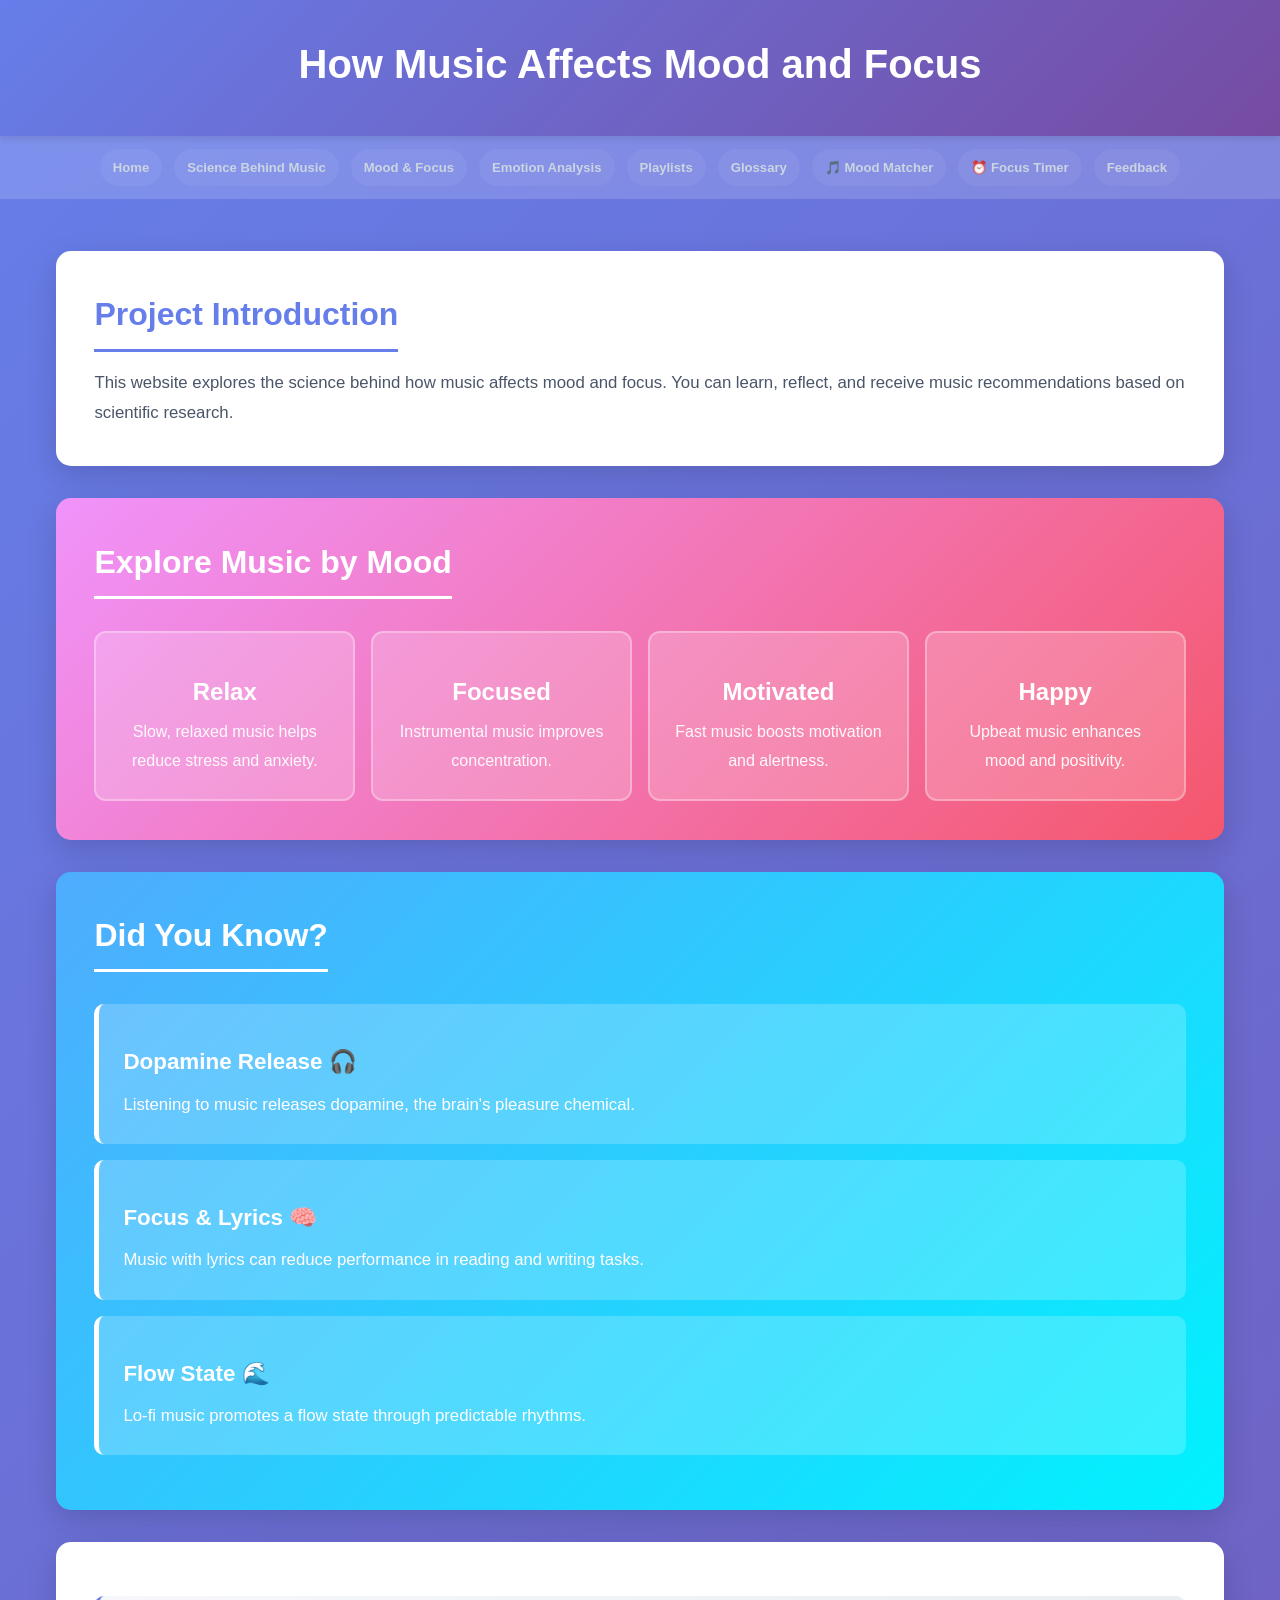
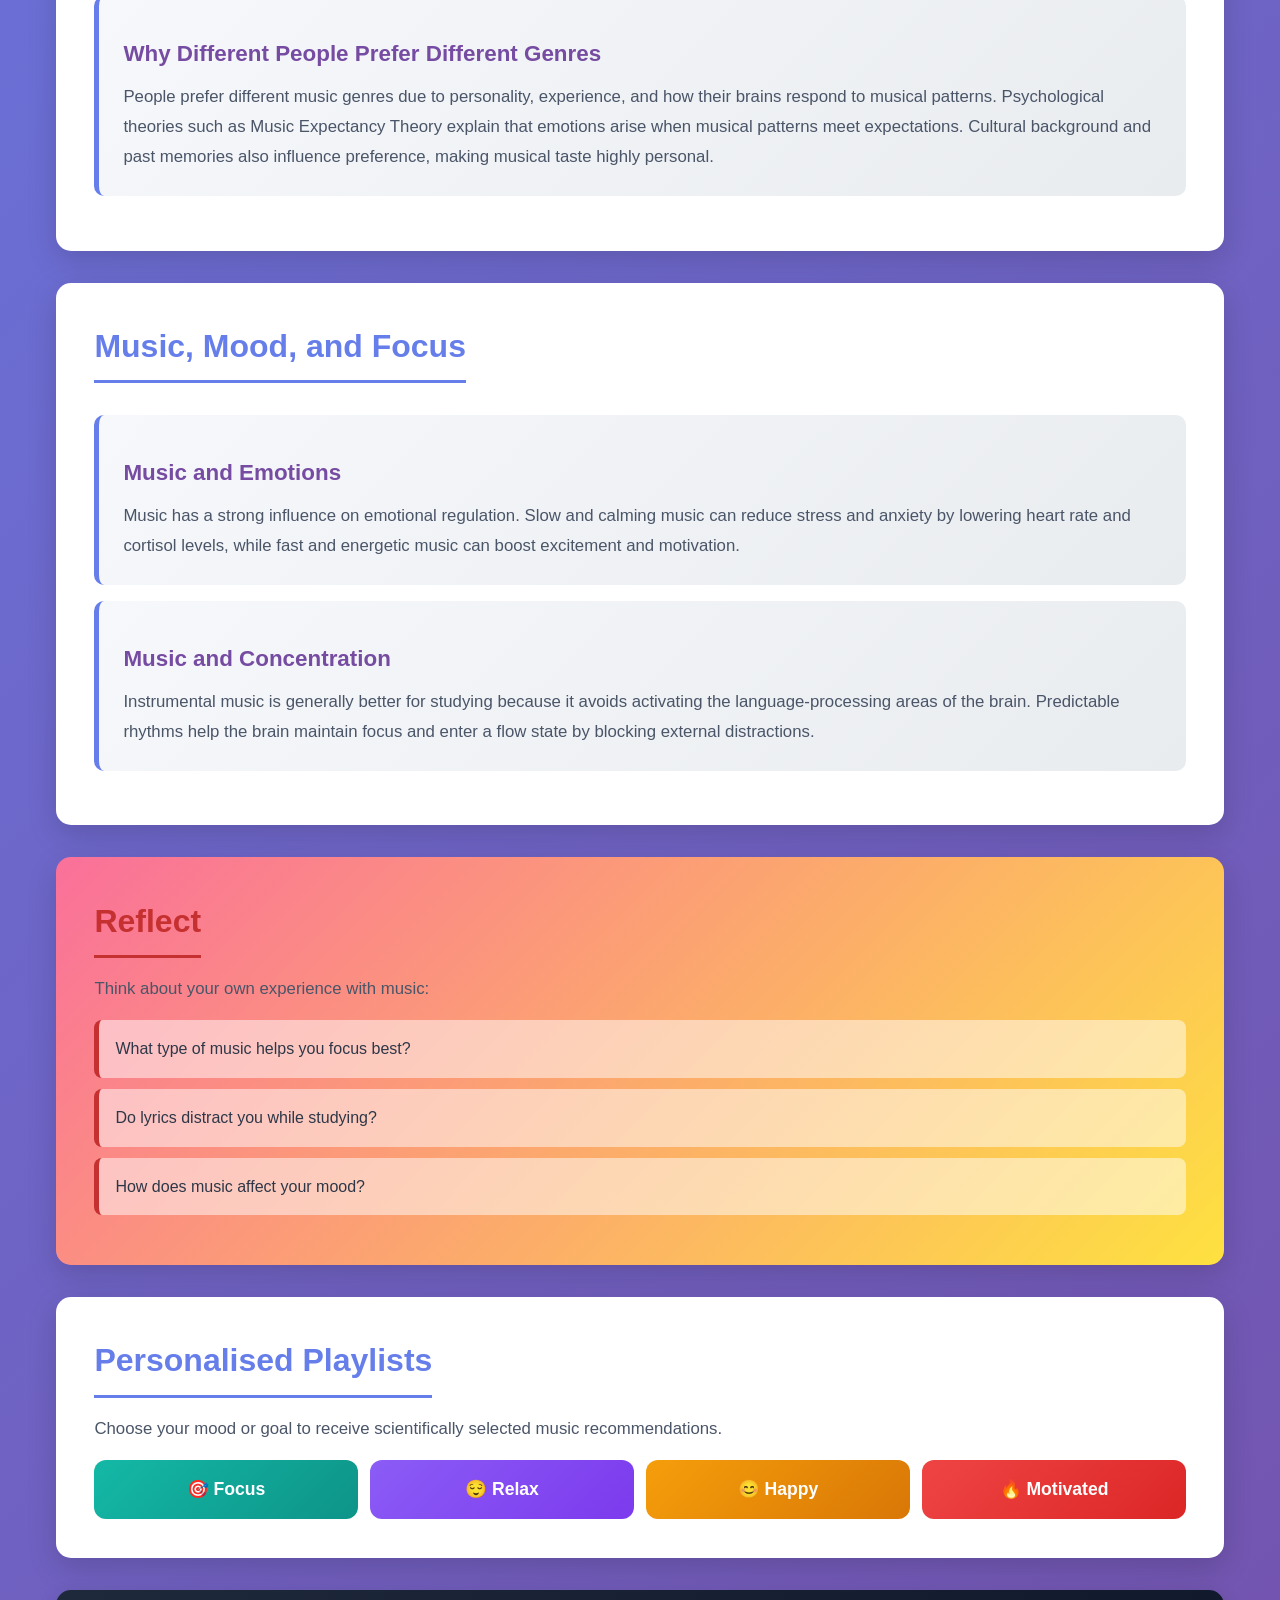
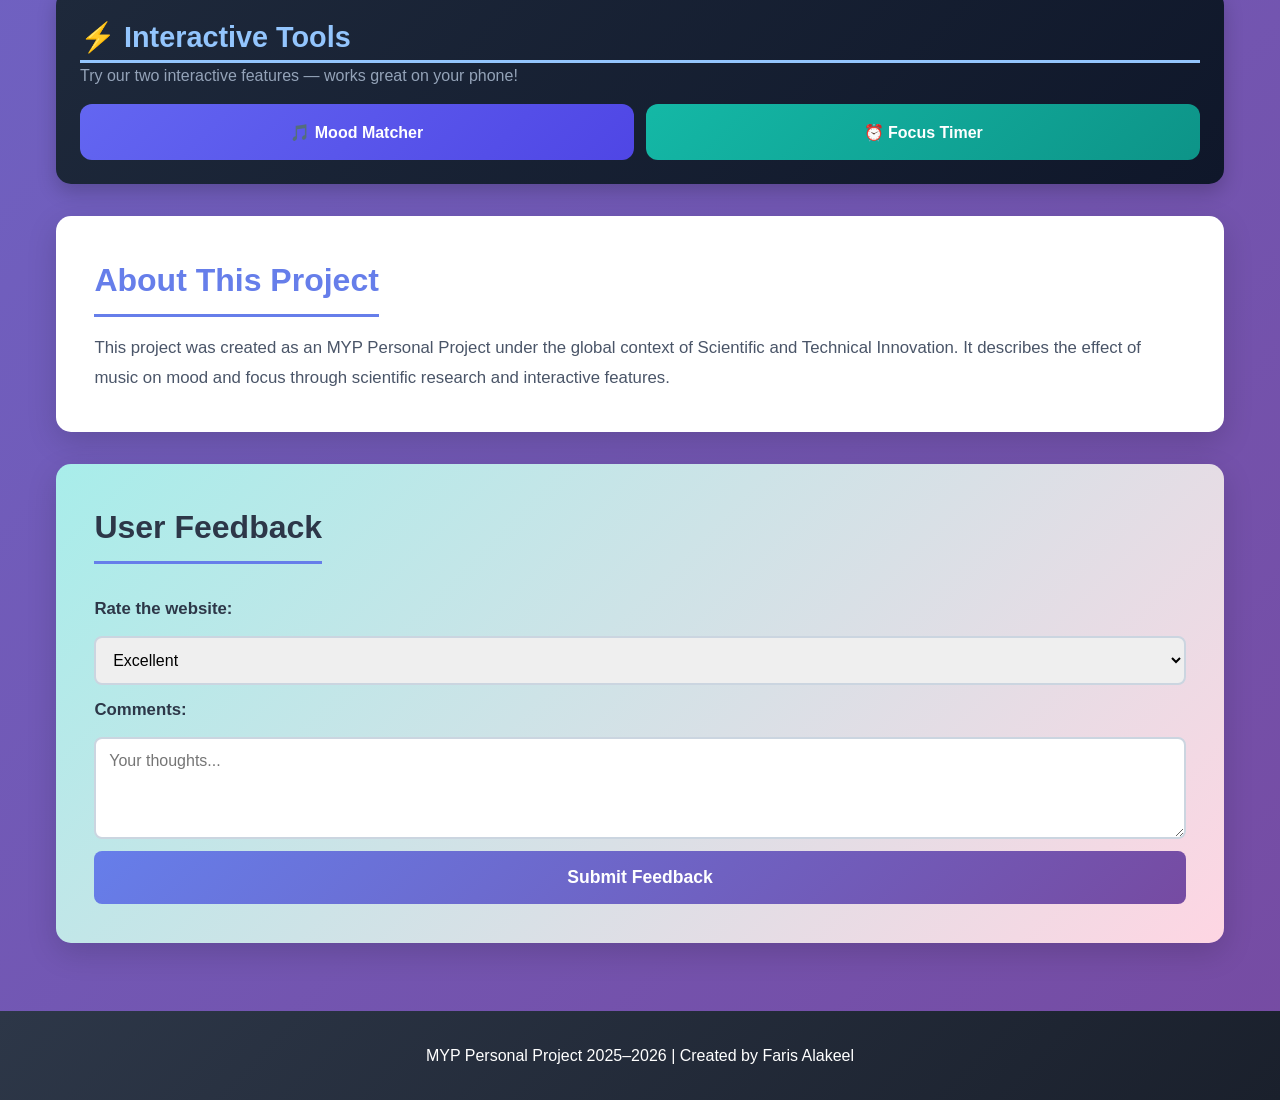
<file: index.html>
<!DOCTYPE html>
<html lang="en">
<head>
    <meta charset="UTF-8">
    <meta name="viewport" content="width=device-width, initial-scale=1.0, maximum-scale=5.0">
    <title>Music, Mood, and Focus</title>
    <style>
        body { font-family:'Segoe UI',Tahoma,Geneva,Verdana,sans-serif; color:#2d3748; background:linear-gradient(135deg,#667eea 0%,#764ba2 100%); }
        header { background:linear-gradient(135deg,#667eea 0%,#764ba2 100%); color:white; padding:clamp(1rem,4vw,2rem) 1rem; text-align:center; box-shadow:0 4px 6px rgba(0,0,0,0.1); }
        header h1 { font-size:clamp(1.4rem,5vw,2.5rem); margin-bottom:0.5rem; font-weight:700; }
        nav { background:rgba(255,255,255,0.15); }
        nav a { color:white; background:rgba(255,255,255,0.1); }
        nav a:hover { background:rgba(255,255,255,0.3); color:white; }
        @media (max-width:700px) { nav a { color:white !important; } }
        main { max-width:1200px; margin:0 auto; padding:clamp(10px,3vw,20px) clamp(10px,3vw,16px); }
        section { background:white; margin:clamp(12px,3vw,2rem) 0; padding:clamp(1rem,3vw,2.5rem); border-radius:15px; box-shadow:0 10px 30px rgba(0,0,0,0.15); }
        section h2 { color:#667eea; font-size:clamp(1.3rem,4vw,2rem); margin-bottom:1rem; font-weight:700; border-bottom:3px solid #667eea; padding-bottom:0.5rem; display:inline-block; }
        section h3 { color:#764ba2; font-size:clamp(1rem,3.5vw,1.4rem); margin:1rem 0 0.6rem; font-weight:600; }
        section p  { color:#4a5568; line-height:1.8; font-size:clamp(0.9rem,2.5vw,1.05rem); }
        article { margin:1rem 0; padding:clamp(0.9rem,2vw,1.5rem); background:linear-gradient(135deg,#f6f8fb,#e9ecef); border-radius:10px; border-left:5px solid #667eea; transition:all 0.3s; }
        #mood-selector { background:linear-gradient(135deg,#f093fb,#f5576c); color:white; }
        #mood-selector h2 { color:white; border-bottom:3px solid white; }
        #moods { display:grid; grid-template-columns:repeat(auto-fit,minmax(140px,1fr)); gap:1rem; margin-top:1rem; }
        #moods > div { background:rgba(255,255,255,0.2); padding:clamp(0.8rem,2vw,1.5rem); border-radius:12px; text-align:center; border:2px solid rgba(255,255,255,0.3); transition:all 0.3s; }
        #moods h3 { color:white; font-size:clamp(1rem,3vw,1.5rem); margin-bottom:0.4rem; }
        #moods p  { color:rgba(255,255,255,0.95); font-size:clamp(0.85rem,2.5vw,1rem); }
        #science-facts { background:linear-gradient(135deg,#4facfe,#00f2fe); color:white; }
        #science-facts h2 { color:white; border-bottom:3px solid white; }
        #science-facts article { background:rgba(255,255,255,0.2); border-left:5px solid white; }
        #science-facts h3,#science-facts p { color:white; }
        #reflection { background:linear-gradient(135deg,#fa709a,#fee140); }
        #reflection h2 { color:#c53030; border-bottom:3px solid #c53030; }
        #reflection ul { list-style:none; margin-top:1rem; }
        #reflection li { background:rgba(255,255,255,0.5); padding:clamp(0.7rem,2vw,1rem); margin:0.7rem 0; border-radius:8px; border-left:5px solid #c53030; color:#2d3748; font-weight:500; font-size:clamp(0.9rem,2.5vw,1rem); transition:all 0.3s; }
        .playlist-options { display:grid; grid-template-columns:repeat(auto-fit,minmax(130px,1fr)); gap:0.8rem; margin-top:1rem; }
        .playlist-options button { padding:clamp(0.8rem,2vw,1.2rem); font-size:clamp(0.9rem,2.5vw,1.1rem); font-weight:700; border:none; border-radius:12px; cursor:pointer; transition:all 0.3s; color:white; min-height:52px; font-family:inherit; }
        button[onclick*="focus"]     { background:linear-gradient(135deg,#14b8a6,#0d9488); }
        button[onclick*="relax"]     { background:linear-gradient(135deg,#8b5cf6,#7c3aed); }
        button[onclick*="happy"]     { background:linear-gradient(135deg,#f59e0b,#d97706); }
        button[onclick*="motivated"] { background:linear-gradient(135deg,#ef4444,#dc2626); }
        .playlist-options button:active { opacity:0.85; transform:scale(0.98); }
        #feedback { background:linear-gradient(135deg,#a8edea,#fed6e3); }
        #feedback h2 { color:#2d3748; }
        form { display:flex; flex-direction:column; gap:0.8rem; margin-top:1rem; }
        label { font-weight:600; color:#2d3748; font-size:clamp(0.9rem,2.5vw,1.05rem); }
        select,textarea { padding:0.8rem; border:2px solid #cbd5e0; border-radius:8px; font-family:inherit; transition:all 0.3s; width:100%; }
        select:focus,textarea:focus { outline:none; border-color:#667eea; box-shadow:0 0 0 3px rgba(102,126,234,0.15); }
        form button { padding:1rem; background:linear-gradient(135deg,#667eea,#764ba2); color:white; border:none; border-radius:8px; font-size:clamp(0.95rem,2.5vw,1.1rem); font-weight:600; cursor:pointer; min-height:52px; font-family:inherit; transition:all 0.3s; }
        footer { background:linear-gradient(135deg,#2d3748,#1a202c); color:white; text-align:center; padding:clamp(1rem,3vw,2rem) 1rem; margin-top:1rem; }
        footer p { color:white; font-size:clamp(0.85rem,2.5vw,1rem); }
        /* new tools banner */
        .tools-banner { background:linear-gradient(135deg,#1e293b,#0f172a); padding:clamp(1rem,3vw,1.5rem); border-radius:15px; margin:1rem 0; box-shadow:0 8px 20px rgba(0,0,0,0.2); }
        .tools-banner h2 { color:#93c5fd; border-bottom:3px solid #93c5fd; font-size:clamp(1.2rem,4vw,1.8rem); }
        .tools-banner p  { color:#94a3b8; font-size:clamp(0.88rem,2.5vw,1rem); margin-bottom:1rem; }
        .tools-grid { display:grid; grid-template-columns:repeat(auto-fit,minmax(140px,1fr)); gap:0.8rem; margin-top:1rem; }
        .tool-btn { padding:clamp(0.8rem,2vw,1rem); border:none; border-radius:12px; cursor:pointer; font-size:clamp(0.88rem,2.5vw,1rem); font-weight:700; color:white; min-height:56px; font-family:inherit; transition:opacity 0.2s; }
        .tool-btn:active { opacity:0.82; }
        .tool-btn.matcher { background:linear-gradient(135deg,#6366f1,#4f46e5); }
        .tool-btn.timer   { background:linear-gradient(135deg,#14b8a6,#0d9488); }
    
    /* RESET */
    *, *::before, *::after { margin:0; padding:0; box-sizing:border-box; -webkit-tap-highlight-color:transparent; }
    html { scroll-behavior:smooth; }
    body { line-height:1.6; min-height:100vh; min-height:100dvh; }
    img  { max-width:100%; display:block; }
    /* PREVENT iOS ZOOM ON INPUTS */
    input,select,textarea { font-size:16px !important; }

    /* ── NAV ─────────────────────────────────────────────────────────────── */
    nav { position:relative; }
    .nav-toggle {
        display:none; width:100%; background:none; border:none;
        color:#cbd5e1; font-size:1rem; font-weight:600; font-family:inherit;
        padding:0 20px; text-align:left; cursor:pointer;
        align-items:center; justify-content:space-between;
        min-height:52px; border-bottom:1px solid rgba(255,255,255,0.07);
    }
    .nav-icon { font-size:1.1rem; transition:transform 0.25s; display:inline-block; }
    .nav-icon.open { transform:rotate(180deg); }
    nav ul { list-style:none; display:flex; justify-content:center; flex-wrap:wrap; padding:10px 8px; gap:4px; }
    nav li { margin:3px 4px; }
    nav a {
        color:#cbd5e1; text-decoration:none; font-weight:600; font-size:0.82rem;
        padding:8px 13px; border-radius:20px; background:rgba(255,255,255,0.05);
        display:block; transition:background 0.2s, color 0.2s; white-space:nowrap;
    }
    nav a:hover { color:#a78bfa; background:rgba(167,139,250,0.15); }
    @media (max-width:700px) {
        .nav-toggle { display:flex; }
        nav ul { display:none !important; flex-direction:column !important; padding:0 0 10px !important; gap:0 !important; flex-wrap:nowrap !important; }
        nav ul.open { display:flex !important; }
        nav li { margin:0 !important; width:100% !important; }
        nav a { border-radius:0 !important; padding:14px 22px !important; background:none !important; font-size:0.95rem !important; white-space:normal !important; border-bottom:1px solid rgba(255,255,255,0.05) !important; min-height:52px; display:flex !important; align-items:center; }
        nav a:active { background:rgba(167,139,250,0.12) !important; color:#a78bfa !important; }
    }

    /* ── DISABLE STUCK HOVER ON TOUCH ────────────────────────────────────── */
    @media (hover:none) and (pointer:coarse) {
        .card:hover,.section:hover,article:hover,.term-card:hover,.theory-card:hover,
        .song-card:hover,.process-item:hover,.genre-effects:hover,.key-point:hover,
        .comparison-card:hover,.intro-section:hover,.brain-section:hover,
        .mechanisms-section:hover,.science-box:hover,form:hover,.part2:hover,
        #moods > div:hover,#reflection li:hover,.question-box:hover { transform:none !important; }
        .flip-card:hover .flip-card-inner { transform:none !important; }
        .flip-card:active .flip-card-inner { transform:rotateY(180deg); }
    }

    </style>
</head>
<body>
<header>
    <h1>How Music Affects Mood and Focus</h1>
</header>
<nav>
    <button class="nav-toggle" id="nav-toggle" onclick="toggleNav()" aria-expanded="false" aria-label="Open navigation">
        Menu <span class="nav-icon" id="nav-icon">&#9662;</span>
    </button>
    <ul id="nav-menu">
        <li><a href="index.html">Home</a></li>
        <li><a href="sciencebehindmusic.html">Science Behind Music</a></li>
        <li><a href="moodandfocus.html">Mood &amp; Focus</a></li>
        <li><a href="musicandemotionanalysis.html">Emotion Analysis</a></li>
        <li><a href="playlists.html">Playlists</a></li>
        <li><a href="glossary.html">Glossary</a></li>
        <li><a href="moodmatcher.html">&#127925; Mood Matcher</a></li>
        <li><a href="focustimer.html">&#9200; Focus Timer</a></li>
        <li><a href="index.html#feedback">Feedback</a></li>
    </ul>
</nav>
<main>
    <section id="introduction">
        <h2>Project Introduction</h2>
        <p>This website explores the science behind how music affects mood and focus. You can learn, reflect, and receive music recommendations based on scientific research.</p>
    </section>

    <section id="mood-selector">
        <h2>Explore Music by Mood</h2>
        <div id="moods">
            <div><h3>Relax</h3><p>Slow, relaxed music helps reduce stress and anxiety.</p></div>
            <div><h3>Focused</h3><p>Instrumental music improves concentration.</p></div>
            <div><h3>Motivated</h3><p>Fast music boosts motivation and alertness.</p></div>
            <div><h3>Happy</h3><p>Upbeat music enhances mood and positivity.</p></div>
        </div>
    </section>

    <section id="science-facts">
        <h2>Did You Know?</h2>
        <article><h3>Dopamine Release &#127911;</h3><p>Listening to music releases dopamine, the brain's pleasure chemical.</p></article>
        <article><h3>Focus &amp; Lyrics &#129504;</h3><p>Music with lyrics can reduce performance in reading and writing tasks.</p></article>
        <article><h3>Flow State &#127754;</h3><p>Lo-fi music promotes a flow state through predictable rhythms.</p></article>
    </section>

    <section id="science">
        <article>
            <h3>Why Different People Prefer Different Genres</h3>
            <p>People prefer different music genres due to personality, experience, and how their brains respond to musical patterns. Psychological theories such as Music Expectancy Theory explain that emotions arise when musical patterns meet expectations. Cultural background and past memories also influence preference, making musical taste highly personal.</p>
        </article>
    </section>

    <section id="mood-focus">
        <h2>Music, Mood, and Focus</h2>
        <article><h3>Music and Emotions</h3><p>Music has a strong influence on emotional regulation. Slow and calming music can reduce stress and anxiety by lowering heart rate and cortisol levels, while fast and energetic music can boost excitement and motivation.</p></article>
        <article><h3>Music and Concentration</h3><p>Instrumental music is generally better for studying because it avoids activating the language-processing areas of the brain. Predictable rhythms help the brain maintain focus and enter a flow state by blocking external distractions.</p></article>
    </section>

    <section id="reflection">
        <h2>Reflect</h2>
        <p>Think about your own experience with music:</p>
        <ul>
            <li>What type of music helps you focus best?</li>
            <li>Do lyrics distract you while studying?</li>
            <li>How does music affect your mood?</li>
        </ul>
    </section>

    <section id="playlists">
        <h2>Personalised Playlists</h2>
        <p>Choose your mood or goal to receive scientifically selected music recommendations.</p>
        <div class="playlist-options">
            <button onclick="location.href='focus.html'">&#127919; Focus</button>
            <button onclick="location.href='relax.html'">&#128524; Relax</button>
            <button onclick="location.href='happy.html'">&#128522; Happy</button>
            <button onclick="location.href='motivated.html'">&#128293; Motivated</button>
        </div>
    </section>

    <div class="tools-banner">
        <h2>&#9889; Interactive Tools</h2>
        <p>Try our two interactive features — works great on your phone!</p>
        <div class="tools-grid">
            <button class="tool-btn matcher" onclick="location.href='moodmatcher.html'">&#127925; Mood Matcher</button>
            <button class="tool-btn timer"   onclick="location.href='focustimer.html'">&#9200; Focus Timer</button>
        </div>
    </div>

    <section id="about">
        <h2>About This Project</h2>
        <p>This project was created as an MYP Personal Project under the global context of Scientific and Technical Innovation. It describes the effect of music on mood and focus through scientific research and interactive features.</p>
    </section>

    <section id="feedback">
        <h2>User Feedback</h2>
        <form action="https://formspree.io/f/mbddyjkr" method="POST">
            <label for="rating">Rate the website:</label>
            <select id="rating" name="rating" required>
                <option value="excellent">Excellent</option>
                <option value="good">Good</option>
                <option value="decent">Decent</option>
                <option value="poor">Poor</option>
            </select>
            <label for="comments">Comments:</label>
            <textarea id="comments" name="comments" rows="4" required placeholder="Your thoughts..."></textarea>
            <button type="submit">Submit Feedback</button>
        </form>
    </section>
</main>
<footer><p>MYP Personal Project 2025&#8211;2026 | Created by Faris Alakeel</p></footer>
<script>
if(window.location.hash){
    var t=document.querySelector(window.location.hash);
    if(t)setTimeout(function(){t.scrollIntoView({behavior:'smooth'});history.replaceState(null,'',window.location.pathname);},100);
}
</script>
<script>
(function(){
    function toggleNav(){
        var m=document.getElementById('nav-menu');
        var i=document.getElementById('nav-icon');
        var b=document.getElementById('nav-toggle');
        if(!m)return;
        var open=m.classList.toggle('open');
        if(i)i.classList.toggle('open',open);
        if(b)b.setAttribute('aria-expanded',String(open));
    }
    window.toggleNav=toggleNav;
    document.addEventListener('DOMContentLoaded',function(){
        var menu=document.getElementById('nav-menu');
        if(!menu)return;
        menu.querySelectorAll('a').forEach(function(a){
            a.addEventListener('click',function(){ menu.classList.remove('open'); var i=document.getElementById('nav-icon'); if(i)i.classList.remove('open'); });
        });
    });
})();
</script>
</body>
</html>
</file>
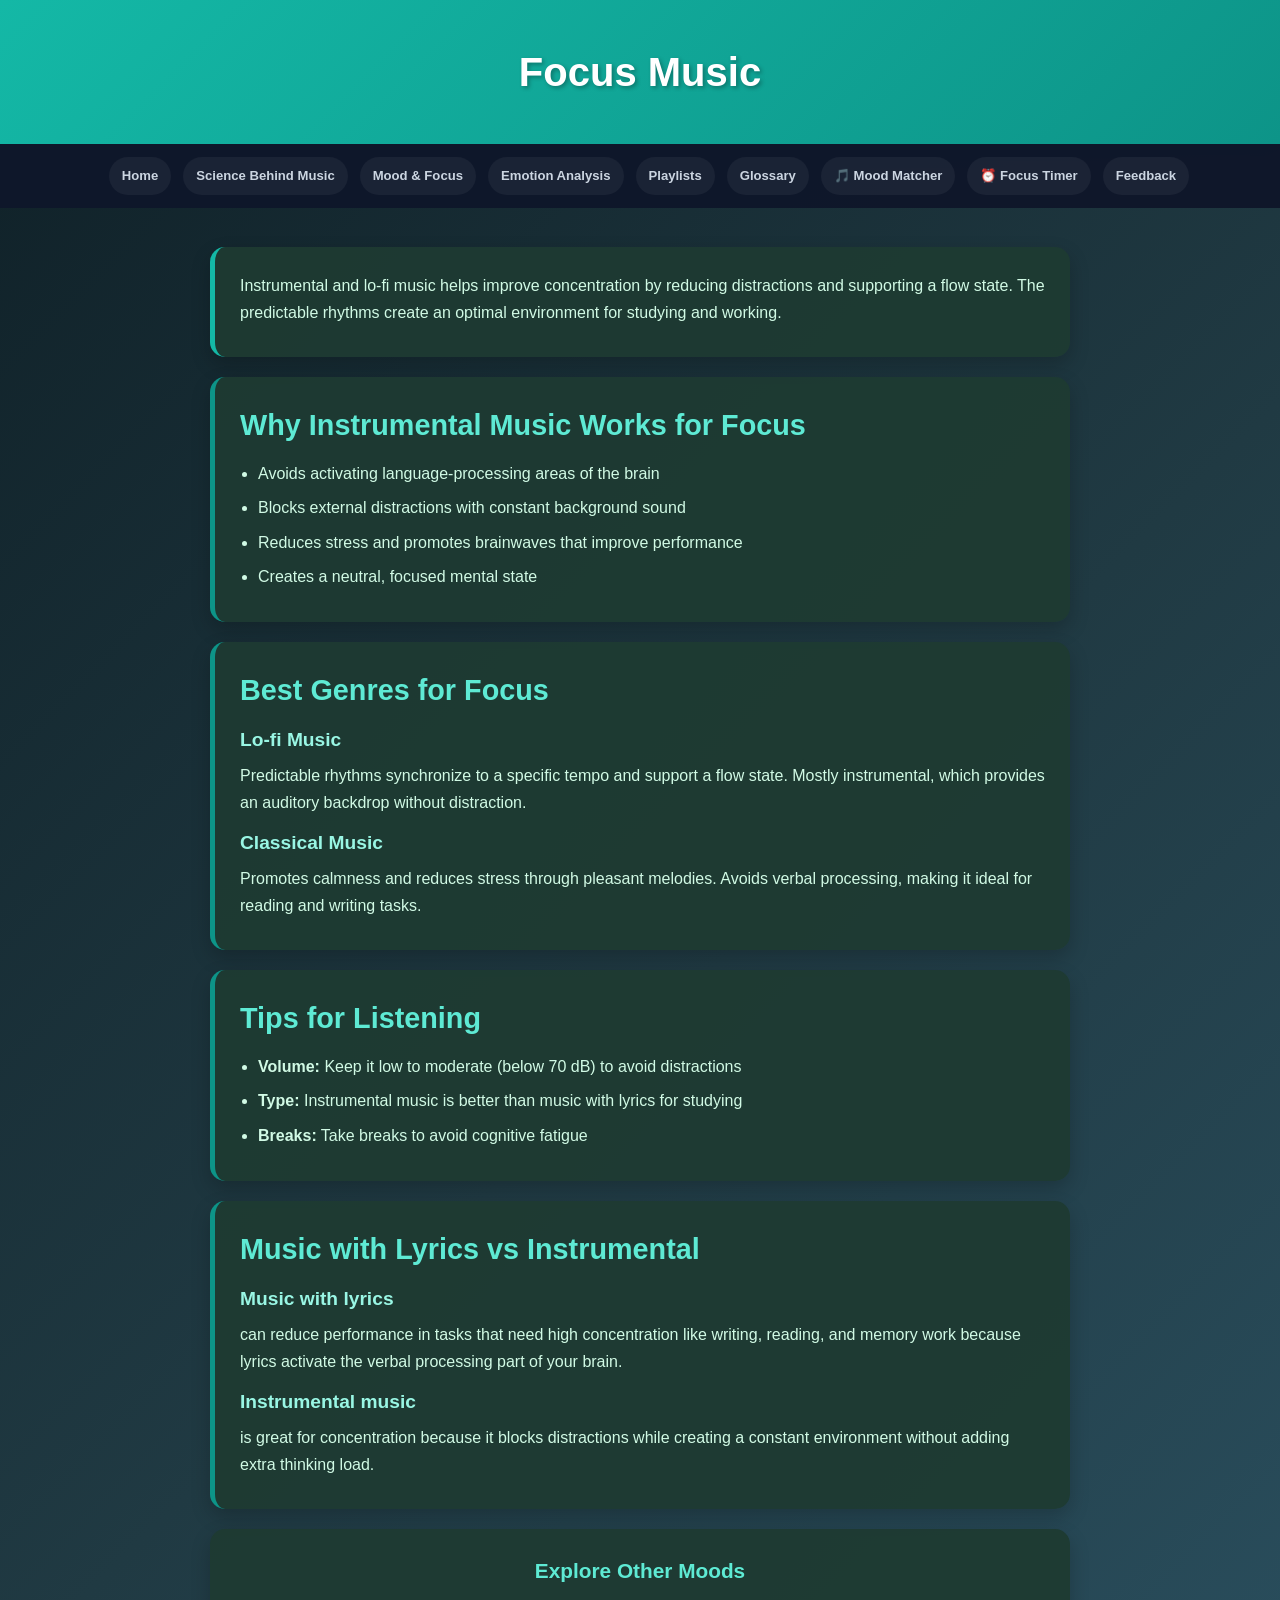
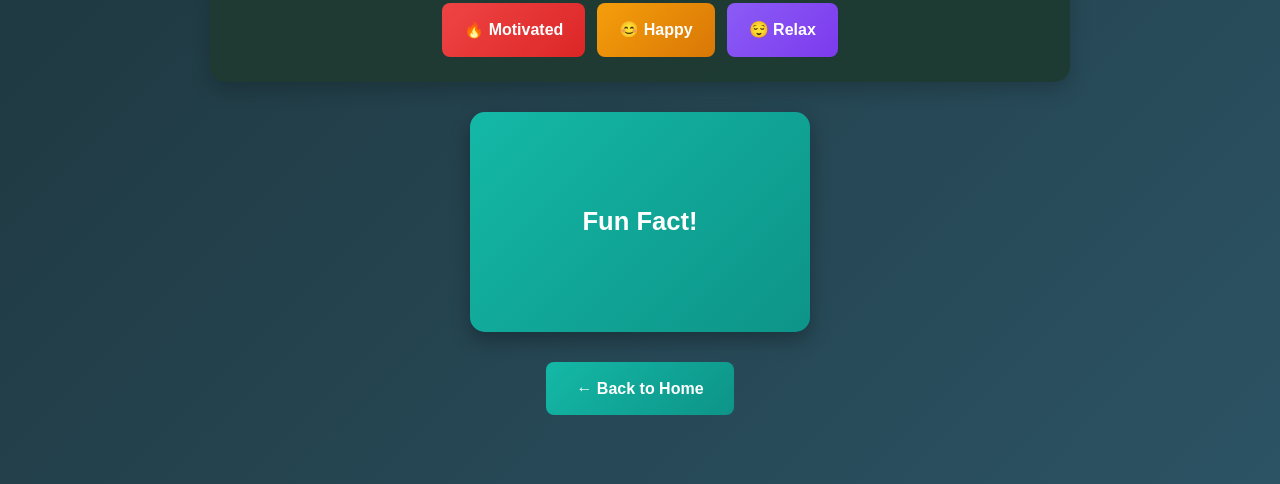
<file: focus.html>
<!DOCTYPE html>
<html lang="en">
<head>
    <meta charset="UTF-8">
    <meta name="viewport" content="width=device-width, initial-scale=1.0, maximum-scale=5.0">
    <title>Focus Music</title>
    <style>
        body { font-family:'Segoe UI',Tahoma,Geneva,Verdana,sans-serif; background:linear-gradient(135deg,#0f2027,#203a43,#2c5364); color:#d1fae5; margin:0; padding:0; }
        header { background:linear-gradient(135deg,#14b8a6,#0d9488); padding:clamp(1rem,4vw,2.5rem) 1rem; text-align:center; box-shadow:0 8px 20px rgba(0,0,0,0.3); }
        header h1 { color:white; font-size:clamp(1.5rem,5vw,2.5rem); font-weight:700; text-shadow:2px 2px 4px rgba(0,0,0,0.3); }
        nav { background:rgba(15,23,42,0.98); }
        .container { max-width:900px; margin:0 auto; padding:clamp(14px,3vw,40px) clamp(12px,3vw,20px); display:flex; flex-direction:column; gap:clamp(12px,2vw,20px); }
        .intro { background:rgba(30,58,50,0.95); padding:clamp(14px,3vw,25px); border-radius:15px; border-left:5px solid #14b8a6; box-shadow:0 8px 20px rgba(0,0,0,0.2); font-size:clamp(0.9rem,2.5vw,1.05rem); line-height:1.7; }
        .card { background:rgba(30,58,50,0.95); padding:clamp(14px,3vw,25px); border-radius:15px; border-left:5px solid #0d9488; box-shadow:0 8px 20px rgba(0,0,0,0.2); transition:all 0.3s; }
        h2 { color:#5eead4; margin-bottom:12px; font-size:clamp(1.15rem,4vw,1.8rem); font-weight:700; }
        h3 { color:#99f6e4; margin-top:12px; margin-bottom:6px; font-weight:600; font-size:clamp(1rem,3vw,1.2rem); }
        p  { font-size:clamp(0.9rem,2.5vw,1rem); line-height:1.7; margin-bottom:6px; }
        ul { margin-left:18px; } li { margin-bottom:7px; font-size:clamp(0.9rem,2.5vw,1rem); line-height:1.7; }
        .mood-navigation { background:rgba(30,58,50,0.95); padding:clamp(14px,3vw,25px); border-radius:15px; text-align:center; box-shadow:0 8px 20px rgba(0,0,0,0.2); }
        .mood-navigation h3 { color:#5eead4; margin-bottom:16px; margin-top:0; font-size:clamp(1rem,3.5vw,1.3rem); }
        .mood-buttons { display:flex; gap:12px; justify-content:center; flex-wrap:wrap; }
        .mood-btn { padding:14px 22px; border:none; border-radius:8px; text-decoration:none; font-weight:700; font-size:clamp(0.9rem,3vw,1rem); transition:transform 0.2s; display:inline-flex; align-items:center; justify-content:center; min-height:52px; color:white; }
        .mood-btn:active { transform:scale(0.97); }
        .btn-focus { background:linear-gradient(135deg,#14b8a6,#0d9488); }
.btn-motivated { background:linear-gradient(135deg,#ef4444,#dc2626); }
.btn-happy { background:linear-gradient(135deg,#f59e0b,#d97706); }
.btn-relax { background:linear-gradient(135deg,#8b5cf6,#7c3aed); }
        @media (max-width:600px) { .mood-buttons { flex-direction:column; } .mood-btn { width:100%; } }
        .flip-card-container { display:flex; justify-content:center; margin:10px 0; }
        .flip-card { background:transparent; width:clamp(240px,70vw,340px); height:clamp(150px,38vw,220px); perspective:1000px; cursor:pointer; }
        .flip-card-inner { position:relative; width:100%; height:100%; text-align:center; transition:transform 0.6s; transform-style:preserve-3d; }
        .flip-card:hover .flip-card-inner { transform:rotateY(180deg); }
        .flip-card-front,.flip-card-back { position:absolute; width:100%; height:100%; backface-visibility:hidden; border-radius:15px; display:flex; align-items:center; justify-content:center; padding:16px; box-shadow:0 8px 20px rgba(0,0,0,0.3); }
        .flip-card-front { background:linear-gradient(135deg,#14b8a6,#0d9488); color:white; font-size:clamp(1rem,4vw,1.6rem); font-weight:bold; }
        .flip-card-back  { background:linear-gradient(135deg,#14b8a6,#0d9488); color:white; transform:rotateY(180deg); font-size:clamp(0.85rem,3vw,1rem); }
        .button-container { text-align:center; padding-bottom:clamp(16px,3vw,30px); }
        .back-button { display:inline-flex; align-items:center; justify-content:center; background:linear-gradient(135deg,#14b8a6,#0d9488); color:white; padding:14px 30px; border-radius:8px; text-decoration:none; font-weight:700; font-size:clamp(0.9rem,3vw,1rem); min-height:52px; transition:opacity 0.2s; }
        .back-button:active { opacity:0.82; }
    
    *, *::before, *::after { margin:0; padding:0; box-sizing:border-box; -webkit-tap-highlight-color:transparent; }
    html { scroll-behavior:smooth; }
    body { line-height:1.6; min-height:100vh; min-height:100dvh; }
    img  { max-width:100%; display:block; }
    input,select,textarea { font-size:16px !important; }
    nav { position:relative; }
    .nav-toggle { display:none; width:100%; background:none; border:none; color:#cbd5e1; font-size:1rem; font-weight:600; font-family:inherit; padding:0 20px; text-align:left; cursor:pointer; align-items:center; justify-content:space-between; min-height:52px; border-bottom:1px solid rgba(255,255,255,0.07); }
    .nav-icon { font-size:1.1rem; transition:transform 0.25s; display:inline-block; }
    .nav-icon.open { transform:rotate(180deg); }
    nav ul { list-style:none; display:flex; justify-content:center; flex-wrap:wrap; padding:10px 8px; gap:4px; }
    nav li { margin:3px 4px; }
    nav a { color:#cbd5e1; text-decoration:none; font-weight:600; font-size:0.82rem; padding:8px 13px; border-radius:20px; background:rgba(255,255,255,0.05); display:block; transition:background 0.2s,color 0.2s; white-space:nowrap; }
    nav a:hover { color:#a78bfa; background:rgba(167,139,250,0.15); }
    @media (max-width:700px) {
        .nav-toggle { display:flex; }
        nav ul { display:none !important; flex-direction:column !important; padding:0 0 10px !important; gap:0 !important; flex-wrap:nowrap !important; }
        nav ul.open { display:flex !important; }
        nav li { margin:0 !important; width:100% !important; }
        nav a { border-radius:0 !important; padding:14px 22px !important; background:none !important; font-size:0.95rem !important; white-space:normal !important; border-bottom:1px solid rgba(255,255,255,0.05) !important; min-height:52px; display:flex !important; align-items:center; }
        nav a:active { background:rgba(167,139,250,0.12) !important; color:#a78bfa !important; }
    }
    @media (hover:none) and (pointer:coarse) {
        .card:hover,.section:hover,article:hover,.term-card:hover,.theory-card:hover,.song-card:hover,.process-item:hover,.genre-effects:hover,.key-point:hover,.comparison-card:hover,.intro-section:hover,.brain-section:hover,.mechanisms-section:hover,.science-box:hover,form:hover,.part2:hover,#moods > div:hover,#reflection li:hover,.question-box:hover { transform:none !important; }
        .flip-card:hover .flip-card-inner { transform:none !important; }
        .flip-card:active .flip-card-inner { transform:rotateY(180deg); }
    }

    </style>
</head>
<body>
<header><h1>Focus Music</h1></header>
<nav>
    <button class="nav-toggle" id="nav-toggle" onclick="toggleNav()" aria-expanded="false" aria-label="Open navigation">
        Menu <span class="nav-icon" id="nav-icon">&#9662;</span>
    </button>
    <ul id="nav-menu">
        <li><a href="index.html">Home</a></li>
        <li><a href="sciencebehindmusic.html">Science Behind Music</a></li>
        <li><a href="moodandfocus.html">Mood &amp; Focus</a></li>
        <li><a href="musicandemotionanalysis.html">Emotion Analysis</a></li>
        <li><a href="playlists.html">Playlists</a></li>
        <li><a href="glossary.html">Glossary</a></li>
        <li><a href="moodmatcher.html">&#127925; Mood Matcher</a></li>
        <li><a href="focustimer.html">&#9200; Focus Timer</a></li>
        <li><a href="index.html#feedback">Feedback</a></li>
    </ul>
</nav>
<div class="container">
    <section class="intro"><p>Instrumental and lo-fi music helps improve concentration by reducing distractions and supporting a flow state. The predictable rhythms create an optimal environment for studying and working.</p></section>
    <div class="card"><h2>Why Instrumental Music Works for Focus</h2><ul><li>Avoids activating language-processing areas of the brain</li><li>Blocks external distractions with constant background sound</li><li>Reduces stress and promotes brainwaves that improve performance</li><li>Creates a neutral, focused mental state</li></ul></div><div class="card"><h2>Best Genres for Focus</h2><h3>Lo-fi Music</h3><p>Predictable rhythms synchronize to a specific tempo and support a flow state. Mostly instrumental, which provides an auditory backdrop without distraction.</p><h3>Classical Music</h3><p>Promotes calmness and reduces stress through pleasant melodies. Avoids verbal processing, making it ideal for reading and writing tasks.</p></div><div class="card"><h2>Tips for Listening</h2><ul><li><strong>Volume:</strong> Keep it low to moderate (below 70 dB) to avoid distractions</li><li><strong>Type:</strong> Instrumental music is better than music with lyrics for studying</li><li><strong>Breaks:</strong> Take breaks to avoid cognitive fatigue</li></ul></div><div class="card"><h2>Music with Lyrics vs Instrumental</h2><h3>Music with lyrics</h3><p>can reduce performance in tasks that need high concentration like writing, reading, and memory work because lyrics activate the verbal processing part of your brain.</p><h3>Instrumental music</h3><p>is great for concentration because it blocks distractions while creating a constant environment without adding extra thinking load.</p></div>
    <div class="mood-navigation">
        <h3>Explore Other Moods</h3>
        <div class="mood-buttons"><a href="motivated.html" class="mood-btn btn-motivated">&#128293; Motivated</a><a href="happy.html" class="mood-btn btn-happy">&#128522; Happy</a><a href="relax.html" class="mood-btn btn-relax">&#128524; Relax</a></div>
    </div>
    <div class="flip-card-container">
        <div class="flip-card" onclick="this.querySelector('.flip-card-inner').style.transform=this.querySelector('.flip-card-inner').style.transform?'':'rotateY(180deg)'">
            <div class="flip-card-inner">
                <div class="flip-card-front">Fun Fact!</div>
                <div class="flip-card-back">Focus music creates a "flow state" where your mind enters deep concentration without distraction!</div>
            </div>
        </div>
    </div>
    <div class="button-container"><a href="index.html" class="back-button">&#8592; Back to Home</a></div>
</div>
<script>
(function(){
    function toggleNav(){
        var m=document.getElementById('nav-menu'),i=document.getElementById('nav-icon'),b=document.getElementById('nav-toggle');
        if(!m)return;
        var open=m.classList.toggle('open');
        if(i)i.classList.toggle('open',open);
        if(b)b.setAttribute('aria-expanded',String(open));
    }
    window.toggleNav=toggleNav;
    document.addEventListener('DOMContentLoaded',function(){
        var menu=document.getElementById('nav-menu');
        if(!menu)return;
        menu.querySelectorAll('a').forEach(function(a){
            a.addEventListener('click',function(){menu.classList.remove('open');var i=document.getElementById('nav-icon');if(i)i.classList.remove('open');});
        });
    });
})();
</script>
</body>
</html>
</file>
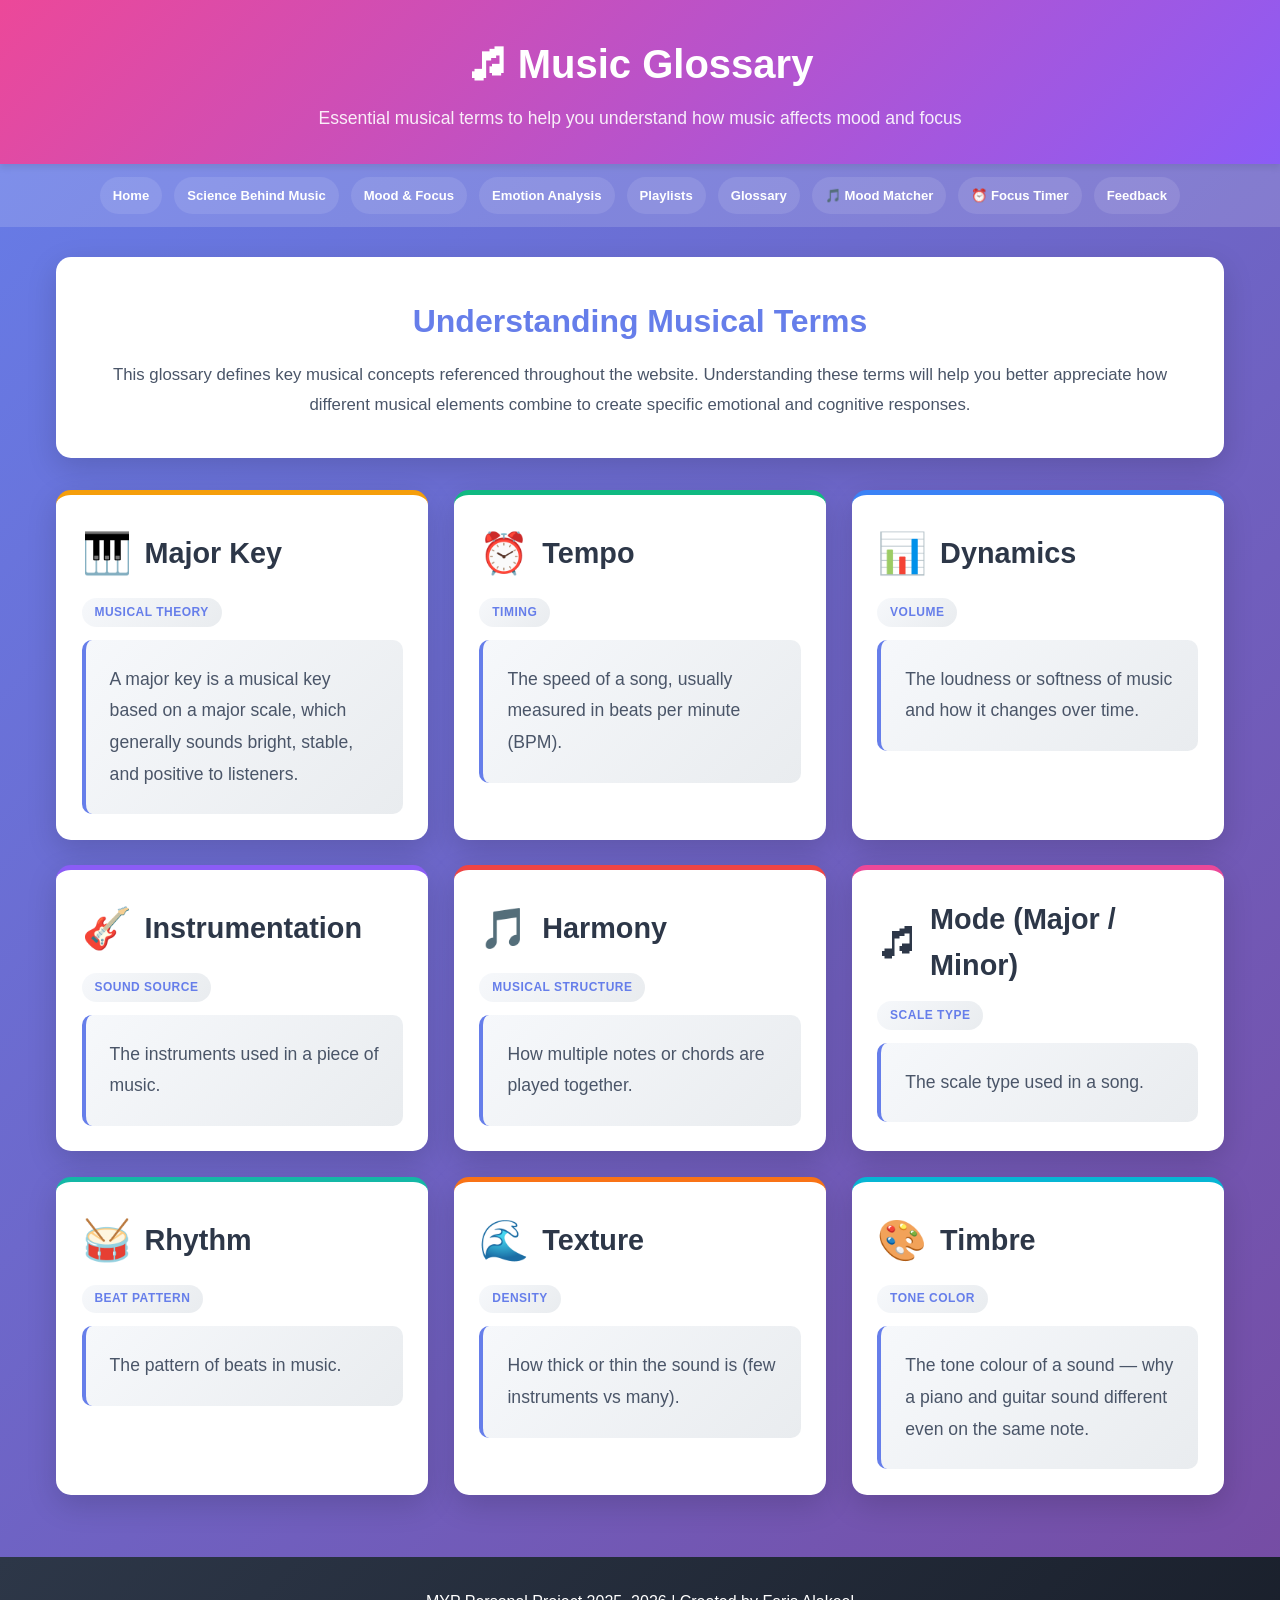
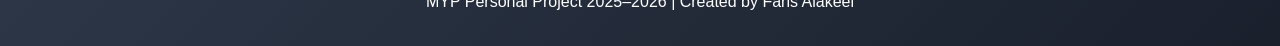
<file: glossary.html>
<!DOCTYPE html>
<html lang="en">
<head>
    <meta charset="UTF-8"><meta name="viewport" content="width=device-width, initial-scale=1.0, maximum-scale=5.0">
    <title>Music Glossary</title>
    <style>
        body { font-family:'Segoe UI',Tahoma,Geneva,Verdana,sans-serif; line-height:1.6; color:#2d3748; background:linear-gradient(135deg,#667eea,#764ba2); margin:0; }
        header { background:linear-gradient(135deg,#ec4899,#8b5cf6); color:white; padding:clamp(1rem,4vw,2rem) 1rem; text-align:center; box-shadow:0 4px 6px rgba(0,0,0,0.1); }
        header h1 { font-size:clamp(1.4rem,5vw,2.5rem); margin-bottom:0.5rem; font-weight:700; }
        header p  { font-size:clamp(0.85rem,2.5vw,1.1rem); color:rgba(255,255,255,0.9); max-width:700px; margin:0 auto; padding:0 1rem; }
        nav { background:rgba(255,255,255,0.15); }
        nav a { color:white !important; background:rgba(255,255,255,0.1) !important; }
        nav a:hover { background:rgba(255,255,255,0.3) !important; color:white !important; }
        @media (max-width:700px) { nav a { color:white !important; background:none !important; } nav a:active { background:rgba(255,255,255,0.15) !important; } }
        main { max-width:1200px; margin:0 auto; padding:clamp(14px,3vw,30px) clamp(12px,3vw,16px); }
        .intro-section { background:white; padding:clamp(1rem,3vw,2.5rem); border-radius:15px; margin-bottom:clamp(14px,3vw,2rem); box-shadow:0 10px 30px rgba(0,0,0,0.15); text-align:center; }
        .intro-section h2 { color:#667eea; font-size:clamp(1.2rem,4vw,2rem); margin-bottom:0.8rem; font-weight:700; }
        .intro-section p  { color:#4a5568; font-size:clamp(0.9rem,2.5vw,1.05rem); line-height:1.8; }
        .glossary-grid { display:grid; grid-template-columns:repeat(auto-fit,minmax(280px,1fr)); gap:clamp(12px,2vw,2rem); margin-top:clamp(12px,2vw,2rem); }
        .term-card { background:white; padding:clamp(1rem,2vw,2rem); border-radius:15px; box-shadow:0 10px 30px rgba(0,0,0,0.15); transition:all 0.3s; }
        .term-header { display:flex; align-items:center; margin-bottom:0.8rem; gap:0.8rem; }
        .term-icon { font-size:clamp(1.5rem,5vw,2.5rem); flex-shrink:0; }
        .term-card h3 { color:#2d3748; font-size:clamp(1.1rem,4vw,1.8rem); font-weight:700; margin:0; }
        .term-label { background:linear-gradient(135deg,#f6f8fb,#e9ecef); padding:0.3rem 0.8rem; border-radius:20px; font-size:0.75rem; font-weight:600; color:#667eea; text-transform:uppercase; letter-spacing:0.5px; margin-bottom:0.8rem; display:inline-block; }
        .term-definition { color:#4a5568; font-size:clamp(0.9rem,2.5vw,1.1rem); line-height:1.8; padding:clamp(0.9rem,2vw,1.5rem); background:linear-gradient(135deg,#f6f8fb,#e9ecef); border-radius:10px; border-left:4px solid #667eea; }
        footer { background:linear-gradient(135deg,#2d3748,#1a202c); color:white; text-align:center; padding:clamp(1rem,3vw,2rem) 1rem; margin-top:clamp(14px,3vw,2rem); font-size:clamp(0.85rem,2.5vw,1rem); }
        footer p { color:white; }
        @media (max-width:600px) { .glossary-grid { grid-template-columns:1fr; } }
    
    *, *::before, *::after { margin:0; padding:0; box-sizing:border-box; -webkit-tap-highlight-color:transparent; }
    html { scroll-behavior:smooth; }
    body { line-height:1.6; min-height:100vh; min-height:100dvh; }
    img  { max-width:100%; display:block; }
    input,select,textarea { font-size:16px !important; }
    nav { position:relative; }
    .nav-toggle { display:none; width:100%; background:none; border:none; color:#cbd5e1; font-size:1rem; font-weight:600; font-family:inherit; padding:0 20px; text-align:left; cursor:pointer; align-items:center; justify-content:space-between; min-height:52px; border-bottom:1px solid rgba(255,255,255,0.07); }
    .nav-icon { font-size:1.1rem; transition:transform 0.25s; display:inline-block; }
    .nav-icon.open { transform:rotate(180deg); }
    nav ul { list-style:none; display:flex; justify-content:center; flex-wrap:wrap; padding:10px 8px; gap:4px; }
    nav li { margin:3px 4px; }
    nav a { color:#cbd5e1; text-decoration:none; font-weight:600; font-size:0.82rem; padding:8px 13px; border-radius:20px; background:rgba(255,255,255,0.05); display:block; transition:background 0.2s,color 0.2s; white-space:nowrap; }
    nav a:hover { color:#a78bfa; background:rgba(167,139,250,0.15); }
    @media (max-width:700px) {
        .nav-toggle { display:flex; }
        nav ul { display:none !important; flex-direction:column !important; padding:0 0 10px !important; gap:0 !important; flex-wrap:nowrap !important; }
        nav ul.open { display:flex !important; }
        nav li { margin:0 !important; width:100% !important; }
        nav a { border-radius:0 !important; padding:14px 22px !important; background:none !important; font-size:0.95rem !important; white-space:normal !important; border-bottom:1px solid rgba(255,255,255,0.05) !important; min-height:52px; display:flex !important; align-items:center; }
        nav a:active { background:rgba(167,139,250,0.12) !important; color:#a78bfa !important; }
    }
    @media (hover:none) and (pointer:coarse) {
        .card:hover,.section:hover,article:hover,.term-card:hover,.theory-card:hover,.song-card:hover,.process-item:hover,.genre-effects:hover,.key-point:hover,.comparison-card:hover,.intro-section:hover,.brain-section:hover,.mechanisms-section:hover,.science-box:hover,form:hover,.part2:hover,#moods > div:hover,#reflection li:hover,.question-box:hover { transform:none !important; }
        .flip-card:hover .flip-card-inner { transform:none !important; }
        .flip-card:active .flip-card-inner { transform:rotateY(180deg); }
    }

    </style>
</head>
<body>
<header>
    <h1>&#127900; Music Glossary</h1>
    <p>Essential musical terms to help you understand how music affects mood and focus</p>
</header>
<nav>
    <button class="nav-toggle" id="nav-toggle" onclick="toggleNav()" aria-expanded="false" aria-label="Open navigation">
        Menu <span class="nav-icon" id="nav-icon">&#9662;</span>
    </button>
    <ul id="nav-menu">
        <li><a href="index.html">Home</a></li>
        <li><a href="sciencebehindmusic.html">Science Behind Music</a></li>
        <li><a href="moodandfocus.html">Mood &amp; Focus</a></li>
        <li><a href="musicandemotionanalysis.html">Emotion Analysis</a></li>
        <li><a href="playlists.html">Playlists</a></li>
        <li><a href="glossary.html">Glossary</a></li>
        <li><a href="moodmatcher.html">&#127925; Mood Matcher</a></li>
        <li><a href="focustimer.html">&#9200; Focus Timer</a></li>
        <li><a href="index.html#feedback">Feedback</a></li>
    </ul>
</nav>
<main>
    <div class="intro-section">
        <h2>Understanding Musical Terms</h2>
        <p>This glossary defines key musical concepts referenced throughout the website. Understanding these terms will help you better appreciate how different musical elements combine to create specific emotional and cognitive responses.</p>
    </div>
    <div class="glossary-grid"><div class="term-card" id="major-key" style="border-top:5px solid #f59e0b">
    <div class="term-header"><span class="term-icon">&#127929;</span><h3>Major Key</h3></div>
    <span class="term-label">Musical Theory</span>
    <div class="term-definition">A major key is a musical key based on a major scale, which generally sounds bright, stable, and positive to listeners.</div>
</div><div class="term-card" id="tempo" style="border-top:5px solid #10b981">
    <div class="term-header"><span class="term-icon">&#9200;</span><h3>Tempo</h3></div>
    <span class="term-label">Timing</span>
    <div class="term-definition">The speed of a song, usually measured in beats per minute (BPM).</div>
</div><div class="term-card" id="dynamics" style="border-top:5px solid #3b82f6">
    <div class="term-header"><span class="term-icon">&#128202;</span><h3>Dynamics</h3></div>
    <span class="term-label">Volume</span>
    <div class="term-definition">The loudness or softness of music and how it changes over time.</div>
</div><div class="term-card" id="instrumentation" style="border-top:5px solid #8b5cf6">
    <div class="term-header"><span class="term-icon">&#127928;</span><h3>Instrumentation</h3></div>
    <span class="term-label">Sound Source</span>
    <div class="term-definition">The instruments used in a piece of music.</div>
</div><div class="term-card" id="harmony" style="border-top:5px solid #ef4444">
    <div class="term-header"><span class="term-icon">&#127925;</span><h3>Harmony</h3></div>
    <span class="term-label">Musical Structure</span>
    <div class="term-definition">How multiple notes or chords are played together.</div>
</div><div class="term-card" id="mode" style="border-top:5px solid #ec4899">
    <div class="term-header"><span class="term-icon">&#127900;</span><h3>Mode (Major / Minor)</h3></div>
    <span class="term-label">Scale Type</span>
    <div class="term-definition">The scale type used in a song.</div>
</div><div class="term-card" id="rhythm" style="border-top:5px solid #14b8a6">
    <div class="term-header"><span class="term-icon">&#129345;</span><h3>Rhythm</h3></div>
    <span class="term-label">Beat Pattern</span>
    <div class="term-definition">The pattern of beats in music.</div>
</div><div class="term-card" id="texture" style="border-top:5px solid #f97316">
    <div class="term-header"><span class="term-icon">&#127754;</span><h3>Texture</h3></div>
    <span class="term-label">Density</span>
    <div class="term-definition">How thick or thin the sound is (few instruments vs many).</div>
</div><div class="term-card" id="timbre" style="border-top:5px solid #06b6d4">
    <div class="term-header"><span class="term-icon">&#127912;</span><h3>Timbre</h3></div>
    <span class="term-label">Tone Color</span>
    <div class="term-definition">The tone colour of a sound — why a piano and guitar sound different even on the same note.</div>
</div></div>
</main>
<footer><p>MYP Personal Project 2025&#8211;2026 | Created by Faris Alakeel</p></footer>
<script>
(function(){
    function toggleNav(){
        var m=document.getElementById('nav-menu'),i=document.getElementById('nav-icon'),b=document.getElementById('nav-toggle');
        if(!m)return;
        var open=m.classList.toggle('open');
        if(i)i.classList.toggle('open',open);
        if(b)b.setAttribute('aria-expanded',String(open));
    }
    window.toggleNav=toggleNav;
    document.addEventListener('DOMContentLoaded',function(){
        var menu=document.getElementById('nav-menu');
        if(!menu)return;
        menu.querySelectorAll('a').forEach(function(a){
            a.addEventListener('click',function(){menu.classList.remove('open');var i=document.getElementById('nav-icon');if(i)i.classList.remove('open');});
        });
    });
})();
</script>
</body>
</html>
</file>
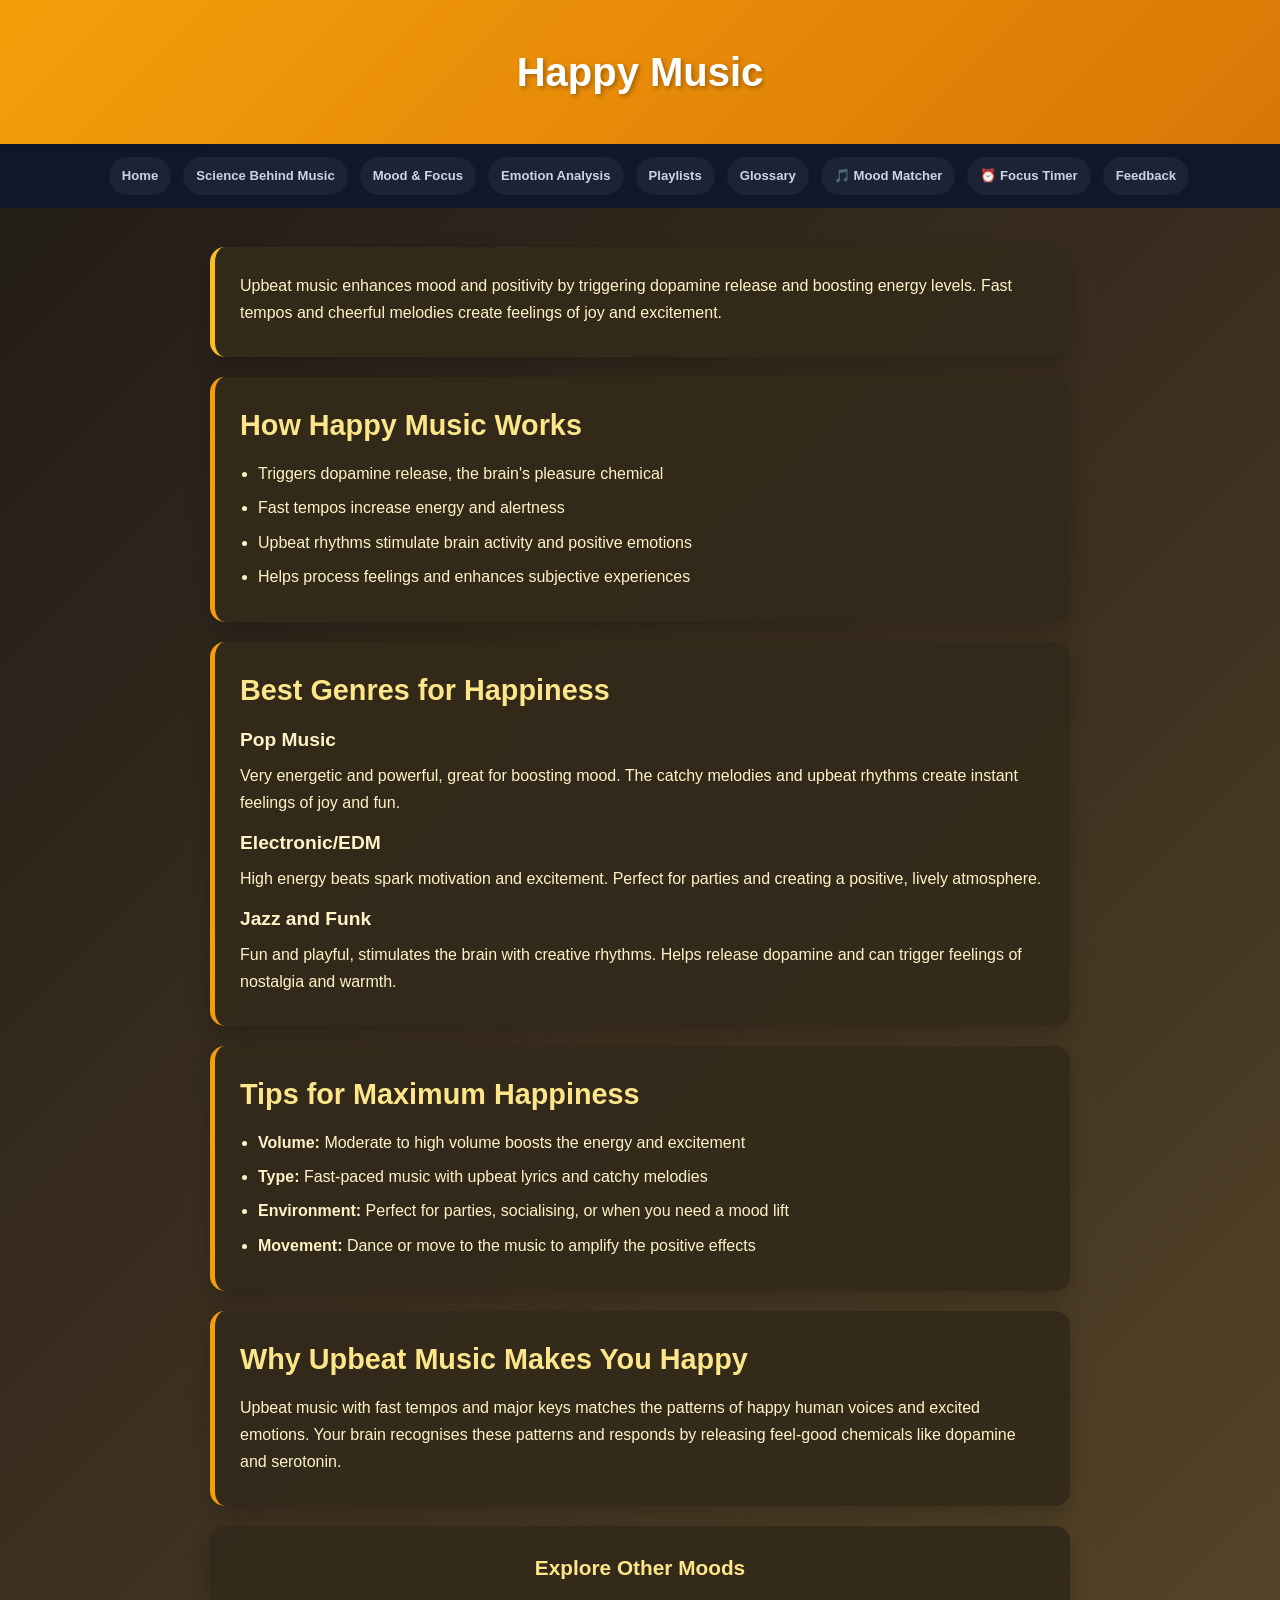
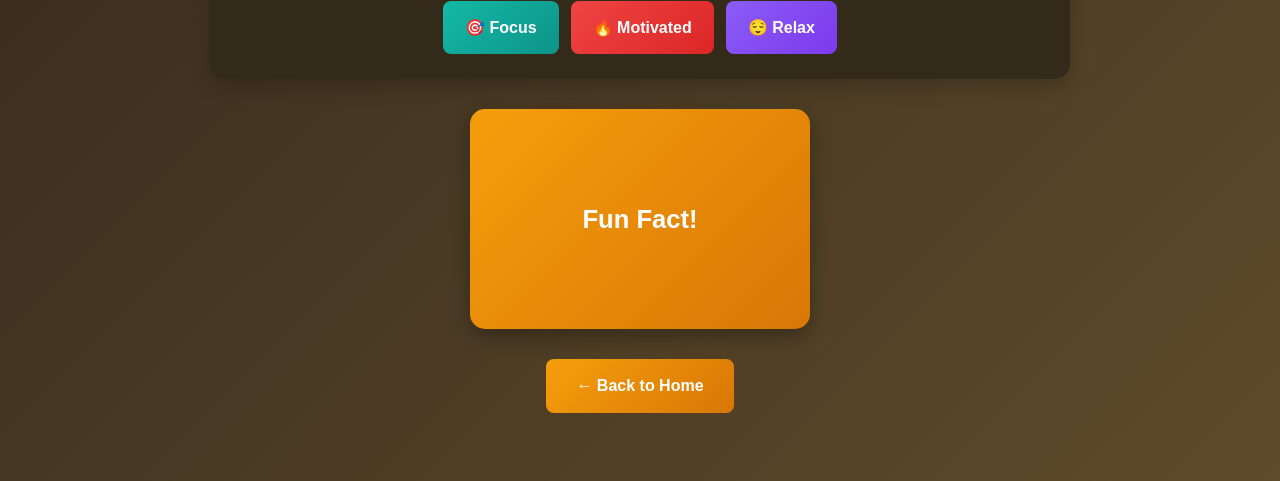
<file: happy.html>
<!DOCTYPE html>
<html lang="en">
<head>
    <meta charset="UTF-8">
    <meta name="viewport" content="width=device-width, initial-scale=1.0, maximum-scale=5.0">
    <title>Happy Music</title>
    <style>
        body { font-family:'Segoe UI',Tahoma,Geneva,Verdana,sans-serif; background:linear-gradient(135deg,#1f1b16,#3d3020,#5e4b2a); color:#fef3c7; margin:0; padding:0; }
        header { background:linear-gradient(135deg,#f59e0b,#d97706); padding:clamp(1rem,4vw,2.5rem) 1rem; text-align:center; box-shadow:0 8px 20px rgba(0,0,0,0.3); }
        header h1 { color:white; font-size:clamp(1.5rem,5vw,2.5rem); font-weight:700; text-shadow:2px 2px 4px rgba(0,0,0,0.3); }
        nav { background:rgba(15,23,42,0.98); }
        .container { max-width:900px; margin:0 auto; padding:clamp(14px,3vw,40px) clamp(12px,3vw,20px); display:flex; flex-direction:column; gap:clamp(12px,2vw,20px); }
        .intro { background:rgba(51,42,26,0.95); padding:clamp(14px,3vw,25px); border-radius:15px; border-left:5px solid #fbbf24; box-shadow:0 8px 20px rgba(0,0,0,0.2); font-size:clamp(0.9rem,2.5vw,1.05rem); line-height:1.7; }
        .card { background:rgba(51,42,26,0.95); padding:clamp(14px,3vw,25px); border-radius:15px; border-left:5px solid #f59e0b; box-shadow:0 8px 20px rgba(0,0,0,0.2); transition:all 0.3s; }
        h2 { color:#fde68a; margin-bottom:12px; font-size:clamp(1.15rem,4vw,1.8rem); font-weight:700; }
        h3 { color:#fef3c7; margin-top:12px; margin-bottom:6px; font-weight:600; font-size:clamp(1rem,3vw,1.2rem); }
        p  { font-size:clamp(0.9rem,2.5vw,1rem); line-height:1.7; margin-bottom:6px; }
        ul { margin-left:18px; } li { margin-bottom:7px; font-size:clamp(0.9rem,2.5vw,1rem); line-height:1.7; }
        .mood-navigation { background:rgba(51,42,26,0.95); padding:clamp(14px,3vw,25px); border-radius:15px; text-align:center; box-shadow:0 8px 20px rgba(0,0,0,0.2); }
        .mood-navigation h3 { color:#fde68a; margin-bottom:16px; margin-top:0; font-size:clamp(1rem,3.5vw,1.3rem); }
        .mood-buttons { display:flex; gap:12px; justify-content:center; flex-wrap:wrap; }
        .mood-btn { padding:14px 22px; border:none; border-radius:8px; text-decoration:none; font-weight:700; font-size:clamp(0.9rem,3vw,1rem); transition:transform 0.2s; display:inline-flex; align-items:center; justify-content:center; min-height:52px; color:white; }
        .mood-btn:active { transform:scale(0.97); }
        .btn-focus { background:linear-gradient(135deg,#14b8a6,#0d9488); }
.btn-motivated { background:linear-gradient(135deg,#ef4444,#dc2626); }
.btn-happy { background:linear-gradient(135deg,#f59e0b,#d97706); }
.btn-relax { background:linear-gradient(135deg,#8b5cf6,#7c3aed); }
        @media (max-width:600px) { .mood-buttons { flex-direction:column; } .mood-btn { width:100%; } }
        .flip-card-container { display:flex; justify-content:center; margin:10px 0; }
        .flip-card { background:transparent; width:clamp(240px,70vw,340px); height:clamp(150px,38vw,220px); perspective:1000px; cursor:pointer; }
        .flip-card-inner { position:relative; width:100%; height:100%; text-align:center; transition:transform 0.6s; transform-style:preserve-3d; }
        .flip-card:hover .flip-card-inner { transform:rotateY(180deg); }
        .flip-card-front,.flip-card-back { position:absolute; width:100%; height:100%; backface-visibility:hidden; border-radius:15px; display:flex; align-items:center; justify-content:center; padding:16px; box-shadow:0 8px 20px rgba(0,0,0,0.3); }
        .flip-card-front { background:linear-gradient(135deg,#f59e0b,#d97706); color:white; font-size:clamp(1rem,4vw,1.6rem); font-weight:bold; }
        .flip-card-back  { background:linear-gradient(135deg,#f59e0b,#d97706); color:white; transform:rotateY(180deg); font-size:clamp(0.85rem,3vw,1rem); }
        .button-container { text-align:center; padding-bottom:clamp(16px,3vw,30px); }
        .back-button { display:inline-flex; align-items:center; justify-content:center; background:linear-gradient(135deg,#f59e0b,#d97706); color:white; padding:14px 30px; border-radius:8px; text-decoration:none; font-weight:700; font-size:clamp(0.9rem,3vw,1rem); min-height:52px; transition:opacity 0.2s; }
        .back-button:active { opacity:0.82; }
    
    *, *::before, *::after { margin:0; padding:0; box-sizing:border-box; -webkit-tap-highlight-color:transparent; }
    html { scroll-behavior:smooth; }
    body { line-height:1.6; min-height:100vh; min-height:100dvh; }
    img  { max-width:100%; display:block; }
    input,select,textarea { font-size:16px !important; }
    nav { position:relative; }
    .nav-toggle { display:none; width:100%; background:none; border:none; color:#cbd5e1; font-size:1rem; font-weight:600; font-family:inherit; padding:0 20px; text-align:left; cursor:pointer; align-items:center; justify-content:space-between; min-height:52px; border-bottom:1px solid rgba(255,255,255,0.07); }
    .nav-icon { font-size:1.1rem; transition:transform 0.25s; display:inline-block; }
    .nav-icon.open { transform:rotate(180deg); }
    nav ul { list-style:none; display:flex; justify-content:center; flex-wrap:wrap; padding:10px 8px; gap:4px; }
    nav li { margin:3px 4px; }
    nav a { color:#cbd5e1; text-decoration:none; font-weight:600; font-size:0.82rem; padding:8px 13px; border-radius:20px; background:rgba(255,255,255,0.05); display:block; transition:background 0.2s,color 0.2s; white-space:nowrap; }
    nav a:hover { color:#a78bfa; background:rgba(167,139,250,0.15); }
    @media (max-width:700px) {
        .nav-toggle { display:flex; }
        nav ul { display:none !important; flex-direction:column !important; padding:0 0 10px !important; gap:0 !important; flex-wrap:nowrap !important; }
        nav ul.open { display:flex !important; }
        nav li { margin:0 !important; width:100% !important; }
        nav a { border-radius:0 !important; padding:14px 22px !important; background:none !important; font-size:0.95rem !important; white-space:normal !important; border-bottom:1px solid rgba(255,255,255,0.05) !important; min-height:52px; display:flex !important; align-items:center; }
        nav a:active { background:rgba(167,139,250,0.12) !important; color:#a78bfa !important; }
    }
    @media (hover:none) and (pointer:coarse) {
        .card:hover,.section:hover,article:hover,.term-card:hover,.theory-card:hover,.song-card:hover,.process-item:hover,.genre-effects:hover,.key-point:hover,.comparison-card:hover,.intro-section:hover,.brain-section:hover,.mechanisms-section:hover,.science-box:hover,form:hover,.part2:hover,#moods > div:hover,#reflection li:hover,.question-box:hover { transform:none !important; }
        .flip-card:hover .flip-card-inner { transform:none !important; }
        .flip-card:active .flip-card-inner { transform:rotateY(180deg); }
    }

    </style>
</head>
<body>
<header><h1>Happy Music</h1></header>
<nav>
    <button class="nav-toggle" id="nav-toggle" onclick="toggleNav()" aria-expanded="false" aria-label="Open navigation">
        Menu <span class="nav-icon" id="nav-icon">&#9662;</span>
    </button>
    <ul id="nav-menu">
        <li><a href="index.html">Home</a></li>
        <li><a href="sciencebehindmusic.html">Science Behind Music</a></li>
        <li><a href="moodandfocus.html">Mood &amp; Focus</a></li>
        <li><a href="musicandemotionanalysis.html">Emotion Analysis</a></li>
        <li><a href="playlists.html">Playlists</a></li>
        <li><a href="glossary.html">Glossary</a></li>
        <li><a href="moodmatcher.html">&#127925; Mood Matcher</a></li>
        <li><a href="focustimer.html">&#9200; Focus Timer</a></li>
        <li><a href="index.html#feedback">Feedback</a></li>
    </ul>
</nav>
<div class="container">
    <section class="intro"><p>Upbeat music enhances mood and positivity by triggering dopamine release and boosting energy levels. Fast tempos and cheerful melodies create feelings of joy and excitement.</p></section>
    <div class="card"><h2>How Happy Music Works</h2><ul><li>Triggers dopamine release, the brain's pleasure chemical</li><li>Fast tempos increase energy and alertness</li><li>Upbeat rhythms stimulate brain activity and positive emotions</li><li>Helps process feelings and enhances subjective experiences</li></ul></div><div class="card"><h2>Best Genres for Happiness</h2><h3>Pop Music</h3><p>Very energetic and powerful, great for boosting mood. The catchy melodies and upbeat rhythms create instant feelings of joy and fun.</p><h3>Electronic/EDM</h3><p>High energy beats spark motivation and excitement. Perfect for parties and creating a positive, lively atmosphere.</p><h3>Jazz and Funk</h3><p>Fun and playful, stimulates the brain with creative rhythms. Helps release dopamine and can trigger feelings of nostalgia and warmth.</p></div><div class="card"><h2>Tips for Maximum Happiness</h2><ul><li><strong>Volume:</strong> Moderate to high volume boosts the energy and excitement</li><li><strong>Type:</strong> Fast-paced music with upbeat lyrics and catchy melodies</li><li><strong>Environment:</strong> Perfect for parties, socialising, or when you need a mood lift</li><li><strong>Movement:</strong> Dance or move to the music to amplify the positive effects</li></ul></div><div class="card"><h2>Why Upbeat Music Makes You Happy</h2><p>Upbeat music with fast tempos and major keys matches the patterns of happy human voices and excited emotions. Your brain recognises these patterns and responds by releasing feel-good chemicals like dopamine and serotonin.</p></div>
    <div class="mood-navigation">
        <h3>Explore Other Moods</h3>
        <div class="mood-buttons"><a href="focus.html" class="mood-btn btn-focus">&#127919; Focus</a><a href="motivated.html" class="mood-btn btn-motivated">&#128293; Motivated</a><a href="relax.html" class="mood-btn btn-relax">&#128524; Relax</a></div>
    </div>
    <div class="flip-card-container">
        <div class="flip-card" onclick="this.querySelector('.flip-card-inner').style.transform=this.querySelector('.flip-card-inner').style.transform?'':'rotateY(180deg)'">
            <div class="flip-card-inner">
                <div class="flip-card-front">Fun Fact!</div>
                <div class="flip-card-back">Listening to happy music can increase your levels of dopamine, making you feel more joyful and motivated!</div>
            </div>
        </div>
    </div>
    <div class="button-container"><a href="index.html" class="back-button">&#8592; Back to Home</a></div>
</div>
<script>
(function(){
    function toggleNav(){
        var m=document.getElementById('nav-menu'),i=document.getElementById('nav-icon'),b=document.getElementById('nav-toggle');
        if(!m)return;
        var open=m.classList.toggle('open');
        if(i)i.classList.toggle('open',open);
        if(b)b.setAttribute('aria-expanded',String(open));
    }
    window.toggleNav=toggleNav;
    document.addEventListener('DOMContentLoaded',function(){
        var menu=document.getElementById('nav-menu');
        if(!menu)return;
        menu.querySelectorAll('a').forEach(function(a){
            a.addEventListener('click',function(){menu.classList.remove('open');var i=document.getElementById('nav-icon');if(i)i.classList.remove('open');});
        });
    });
})();
</script>
</body>
</html>
</file>
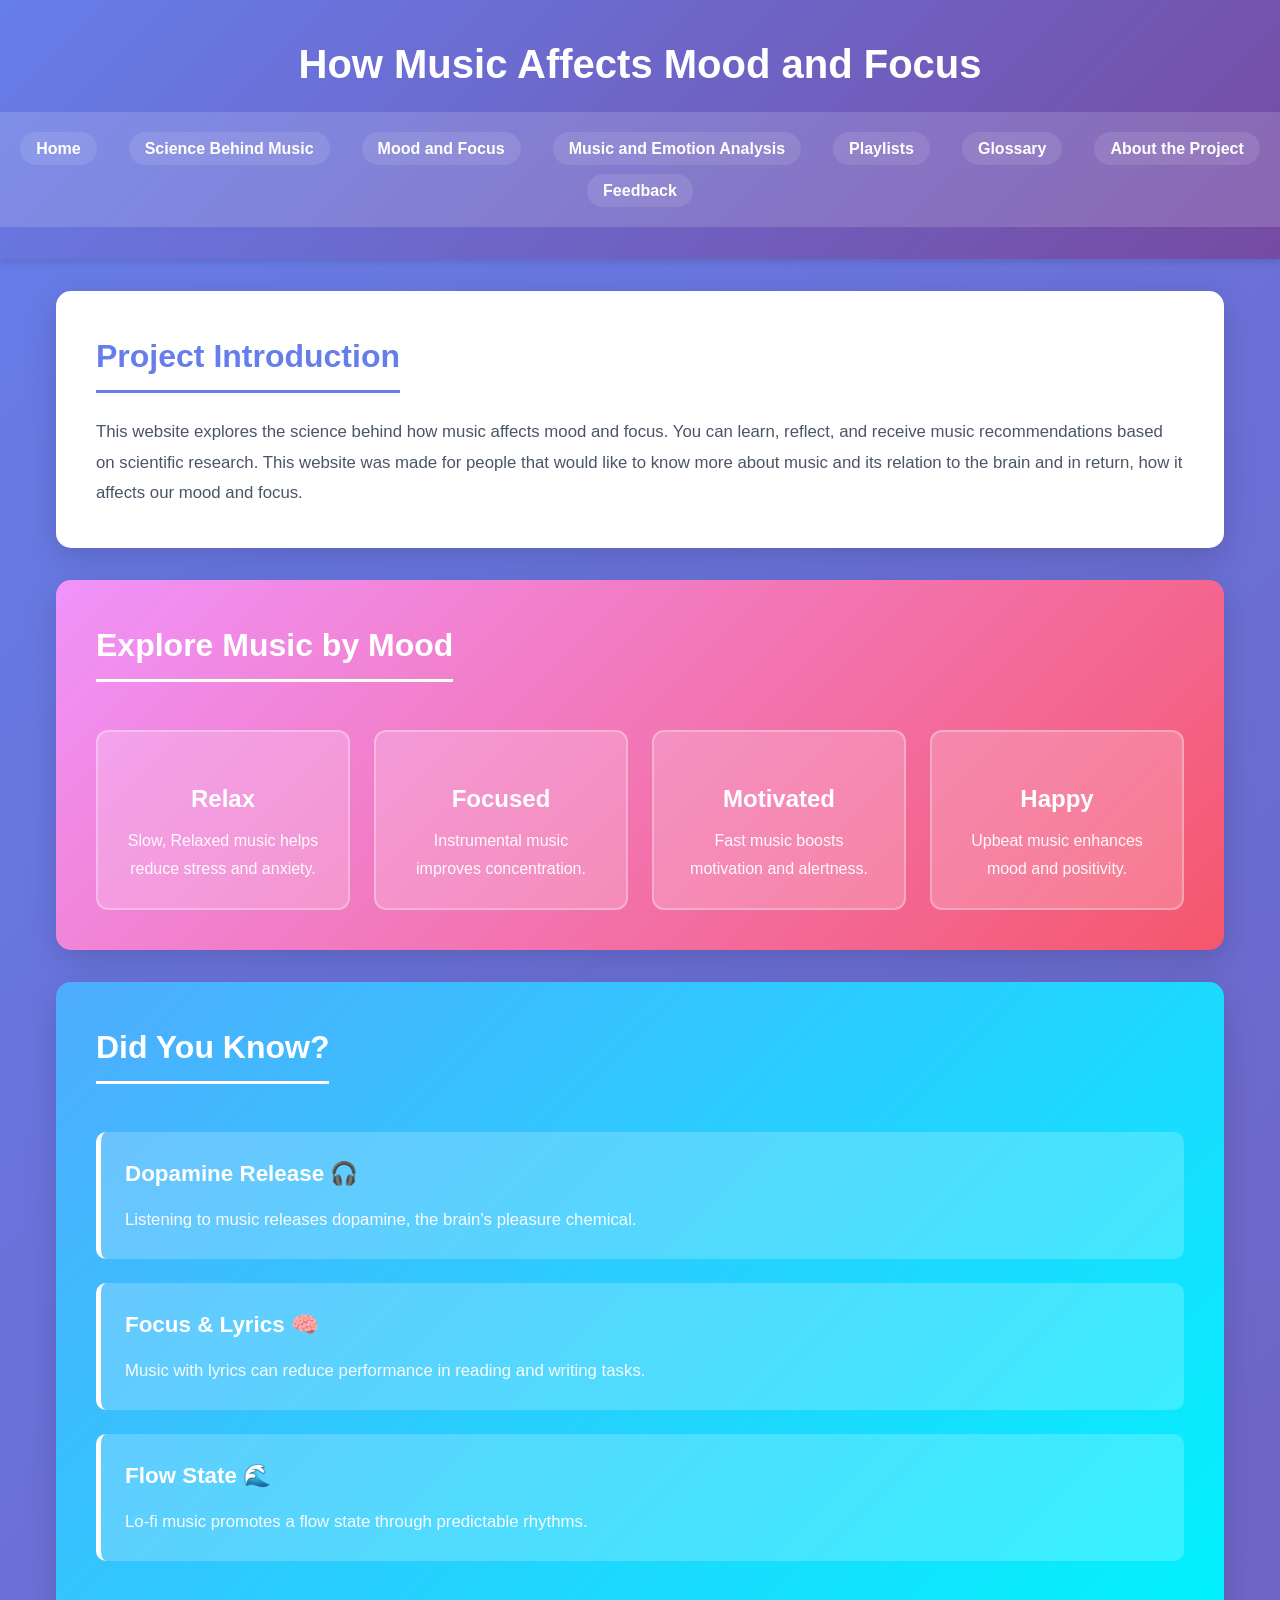
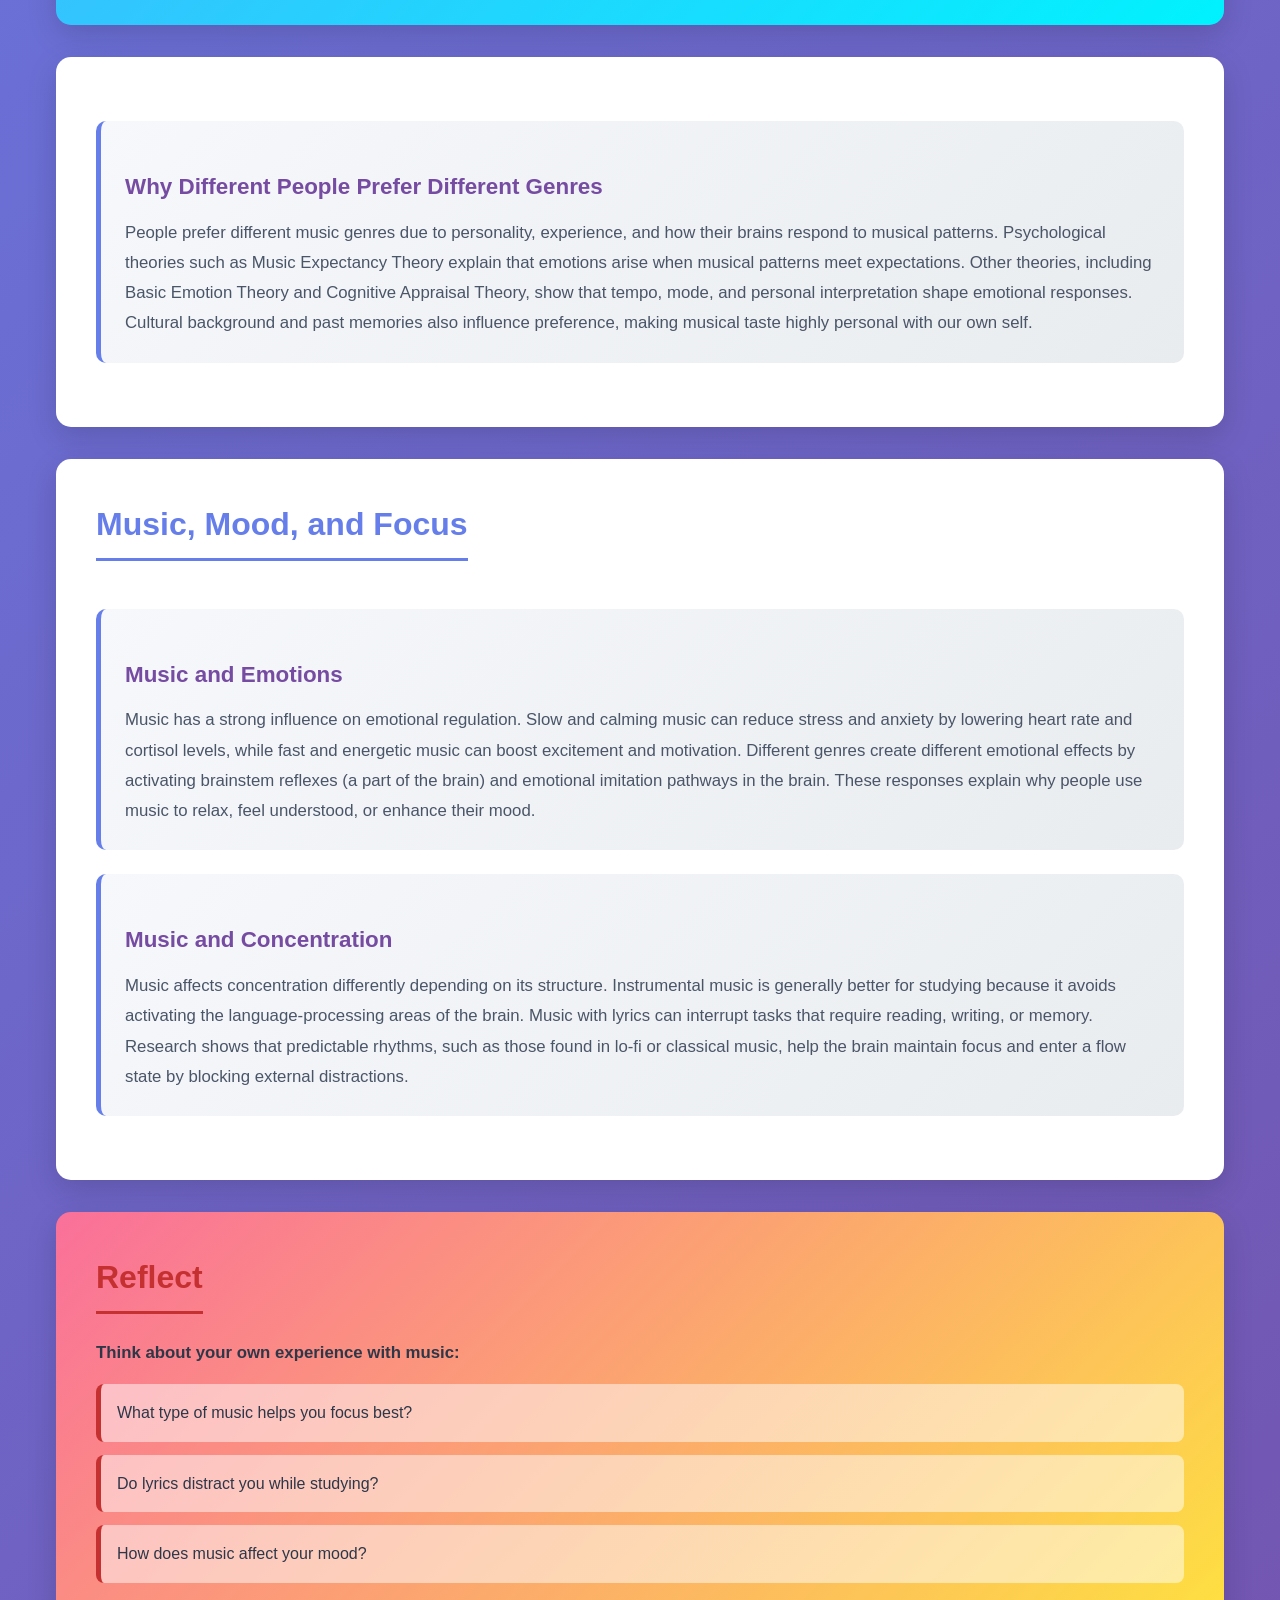
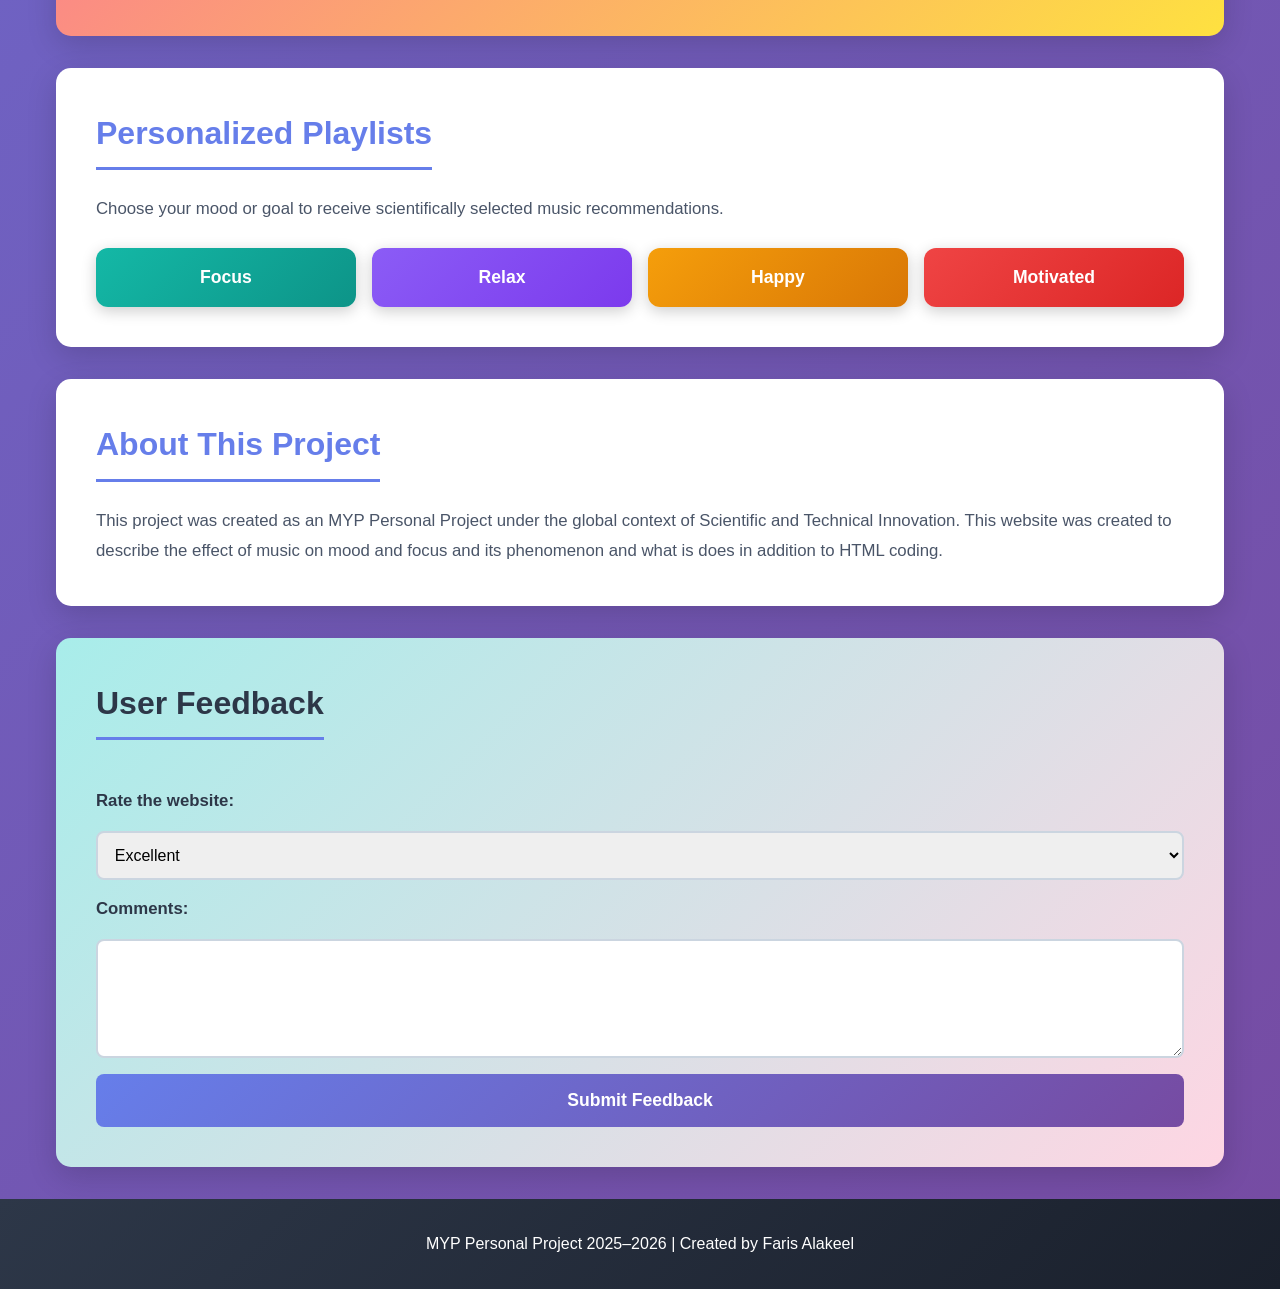
<file: index 2.html>
<!DOCTYPE html>
<html lang="en">
<head>
    <meta charset="UTF-8">
    <title>Music, Mood, and Focus</title>
    <meta name="viewport" content="width=device-width, initial-scale=1.0">
    <style>
        * {
            margin: 0;
            padding: 0;
            box-sizing: border-box;
        }

        body {
            font-family: 'Segoe UI', Tahoma, Geneva, Verdana, sans-serif;
            line-height: 1.6;
            color: #2d3748;
            background: linear-gradient(135deg, #667eea 0%, #764ba2 100%);
            
        }

        header {
            background: linear-gradient(135deg, #667eea 0%, #764ba2 100%);
            color: white;
            padding: 2rem 0rem;
            text-align: center;
            box-shadow: 0 4px 6px rgba(0, 0, 0, 0.1);
        }

        header h1 {
            font-size: 2.5rem;
            margin-bottom: 1rem;
            font-weight: 700;
        }

        nav {
            background-color: rgba(255, 255, 255, 0.15);
            padding: 1rem 0;
            
        }

        nav ul {
            list-style: none;
            display: flex;
            justify-content: center;
            flex-wrap: wrap;
        }

        nav li {
            margin: 0.5rem 1rem;
        }

        nav a {
            color: white;
            text-decoration: none;
            font-weight: 600;
            padding: 0.5rem 1rem;
            border-radius: 20px;
            transition: all 0.3s ease;
            background-color: rgba(255, 255, 255, 0.1);
        }

        nav a:hover {
            background-color: rgba(255, 255, 255, 0.3);
            transform: translateY(-2px);
        }

        main {
            max-width: 1200px;
            margin: 2rem auto;
            padding: 0 1rem;
        }

        section {
            background: white;
            margin: 2rem 0;
            padding: 2.5rem;
            border-radius: 15px;
            box-shadow: 0 10px 30px rgba(0, 0, 0, 0.15);
        }

        section h2 {
            color: #667eea;
            font-size: 2rem;
            margin-bottom: 1.5rem;
            font-weight: 700;
            border-bottom: 3px solid #667eea;
            padding-bottom: 0.5rem;
            display: inline-block;
        }

        section h3 {
            color: #764ba2;
            font-size: 1.4rem;
            margin: 1.5rem 0 0.8rem;
            font-weight: 600;
        }

        section p {
            color: #4a5568;
            line-height: 1.8;
            font-size: 1.05rem;
        }

        article {
            margin: 1.5rem 0;
            padding: 1.5rem;
            background: linear-gradient(135deg, #f6f8fb 0%, #e9ecef 100%);
            border-radius: 10px;
            border-left: 5px solid #667eea;
            transition: all 0.3s ease;
        }

        article:hover {
            transform: translateX(5px);
            box-shadow: 0 5px 15px rgba(102, 126, 234, 0.2);
        }

        #mood-selector {
            background: linear-gradient(135deg, #f093fb 0%, #f5576c 100%);
            color: white;
        }

        #mood-selector h2 {
            color: white;
            border-bottom: 3px solid white;
        }

        #moods {
            display: grid;
            grid-template-columns: repeat(auto-fit, minmax(200px, 1fr));
            gap: 1.5rem;
            margin-top: 1.5rem;
        }

        #moods > div {
            background: rgba(255, 255, 255, 0.2);
            padding: 1.5rem;
            border-radius: 12px;
            text-align: center;
            
            border: 2px solid rgba(255, 255, 255, 0.3);
            transition: all 0.3s ease;
        }

        #moods > div:hover {
            background: rgba(255, 255, 255, 0.35);
            transform: translateY(-5px);
            box-shadow: 0 10px 25px rgba(0, 0, 0, 0.2);
        }

        #moods h3 {
            color: white;
            font-size: 1.5rem;
            margin-bottom: 0.5rem;
        }

        #moods p {
            color: rgba(255, 255, 255, 0.95);
            font-size: 1rem;
        }

        #science-facts {
            background: linear-gradient(135deg, #4facfe 0%, #00f2fe 100%);
            color: white;
        }

        #science-facts h2 {
            color: white;
            border-bottom: 3px solid white;
        }

        #science-facts article {
            background: rgba(255, 255, 255, 0.2);
            border-left: 5px solid white;
            
        }

        #science-facts article:hover {
            background: rgba(255, 255, 255, 0.3);
        }

        #science-facts h3 {
            color: white;
            margin-top: 0;
        }

        #science-facts p {
            color: rgba(255, 255, 255, 0.95);
        }

        #reflection {
            background: linear-gradient(135deg, #fa709a 0%, #fee140 100%);
        }

        #reflection h2 {
            color: #c53030;
            border-bottom: 3px solid #c53030;
        }

        #reflection p {
            color: #2d3748;
            font-weight: 600;
        }

        #reflection ul {
            list-style: none;
            margin-top: 1rem;
        }

        #reflection li {
            background: rgba(255, 255, 255, 0.5);
            padding: 1rem;
            margin: 0.8rem 0;
            border-radius: 8px;
            border-left: 5px solid #c53030;
            color: #2d3748;
            font-weight: 500;
            transition: all 0.3s ease;
        }

        #reflection li:hover {
            background: rgba(255, 255, 255, 0.7);
            transform: translateX(5px);
        }

        .playlist-options {
            display: grid;
            grid-template-columns: repeat(auto-fit, minmax(180px, 1fr));
            gap: 1rem;
            margin-top: 1.5rem;
        }

        .playlist-options button {
            padding: 1.2rem;
            font-size: 1.1rem;
            font-weight: 700;
            border: none;
            border-radius: 12px;
            cursor: pointer;
            transition: all 0.3s ease;
            color: white;
            box-shadow: 0 4px 15px rgba(0, 0, 0, 0.2);
            -webkit-tap-highlight-color: transparent;
            touch-action: manipulation;
        }

        button[data-page="focus.html"] {
            background: linear-gradient(135deg, #14b8a6, #0d9488);
        }

        button[data-page="relax.html"] {
            background: linear-gradient(135deg, #8b5cf6, #7c3aed);
        }

        button[data-page="happy.html"] {
            background: linear-gradient(135deg, #f59e0b, #d97706);
        }

        button[data-page="motivated.html"] {
            background: linear-gradient(135deg, #ef4444, #dc2626);
        }

        .playlist-options button:hover {
            transform: translateY(-3px);
            box-shadow: 0 8px 25px rgba(0, 0, 0, 0.3);
        }

        .playlist-options button:active {
            transform: translateY(-1px);
            box-shadow: 0 4px 15px rgba(0, 0, 0, 0.2);
        }

        #feedback {
            background: linear-gradient(135deg, #a8edea 0%, #fed6e3 100%);
        }

        #feedback h2 {
            color: #2d3748;
        }

        form {
            display: flex;
            flex-direction: column;
            gap: 1rem;
            margin-top: 1.5rem;
        }

        label {
            font-weight: 600;
            color: #2d3748;
            font-size: 1.05rem;
        }

        select, textarea {
            padding: 0.8rem;
            border: 2px solid #cbd5e0;
            border-radius: 8px;
            font-size: 1rem;
            font-family: inherit;
            transition: all 0.3s ease;
        }

        select:focus, textarea:focus {
            outline: none;
            border-color: #667eea;
            box-shadow: 0 0 0 3px rgba(102, 126, 234, 0.15);
        }

        form button {
            padding: 1rem;
            background: linear-gradient(135deg, #667eea, #764ba2);
            color: white;
            border: none;
            border-radius: 8px;
            font-size: 1.1rem;
            font-weight: 600;
            cursor: pointer;
            transition: all 0.3s ease;
        }

        form button:hover {
            transform: translateY(-2px);
            box-shadow: 0 8px 20px rgba(102, 126, 234, 0.4);
        }

        footer {
            background: linear-gradient(135deg, #2d3748, #1a202c);
            color: white;
            text-align: center;
            padding: 2rem;
            margin-top: 2rem;
        }

        footer p {
            color: white;
            font-size: 1rem;
        }

        /* Tablet Styles (768px - 1024px) */
        @media (max-width: 1024px) {
            main {
                padding: 0 1.5rem;
            }
            
            #moods {
                grid-template-columns: repeat(2, 1fr);
            }
            
            .playlist-options {
                grid-template-columns: repeat(2, 1fr);
            }
        }

        /* Mobile Styles (up to 768px) */
        @media (max-width: 768px) {
            header {
                padding: 1.5rem 1rem;
            }

            header h1 {
                font-size: 1.8rem;
                line-height: 1.3;
            }

            nav {
                padding: 0.8rem 0;
            }

            nav ul {
                flex-direction: column;
                align-items: center;
                gap: 0.3rem;
            }

            nav li {
                margin: 0.3rem 0;
                width: 90%;
                text-align: center;
            }

            nav a {
                display: block;
                width: 100%;
                padding: 0.8rem 1rem;
            }

            main {
                margin: 1rem auto;
                padding: 0 0.8rem;
            }

            section {
                padding: 1.5rem;
                margin: 1.5rem 0;
                border-radius: 12px;
            }

            section h2 {
                font-size: 1.6rem;
                margin-bottom: 1rem;
            }

            section h3 {
                font-size: 1.2rem;
            }

            section p {
                font-size: 1rem;
                line-height: 1.7;
            }

            article {
                padding: 1.2rem;
                margin: 1.2rem 0;
            }

            #moods {
                grid-template-columns: 1fr;
                gap: 1rem;
            }

            #moods > div {
                padding: 1.2rem;
            }

            #moods h3 {
                font-size: 1.3rem;
            }

            .playlist-options {
                grid-template-columns: 1fr;
                gap: 0.8rem;
            }

            .playlist-options button {
                padding: 1rem;
                font-size: 1rem;
            }

            form {
                gap: 0.8rem;
            }

            label {
                font-size: 1rem;
            }

            select, textarea {
                padding: 0.7rem;
                font-size: 0.95rem;
            }

            form button {
                padding: 0.9rem;
                font-size: 1rem;
            }

            footer {
                padding: 1.5rem 1rem;
            }

            footer p {
                font-size: 0.9rem;
            }
        }

        /* Small Mobile Styles (up to 480px) */
        @media (max-width: 480px) {
            header h1 {
                font-size: 1.5rem;
            }

            section {
                padding: 1.2rem;
            }

            section h2 {
                font-size: 1.4rem;
            }

            section h3 {
                font-size: 1.1rem;
            }

            section p {
                font-size: 0.95rem;
            }

            article {
                padding: 1rem;
            }

            #moods > div {
                padding: 1rem;
            }

            #moods h3 {
                font-size: 1.2rem;
            }

            #moods p {
                font-size: 0.9rem;
            }

            #reflection li {
                padding: 0.8rem;
                font-size: 0.95rem;
            }

            .playlist-options button {
                padding: 0.9rem;
                font-size: 0.95rem;
            }
        }

        /* Touch device optimizations */
        @media (hover: none) and (pointer: coarse) {
            nav a:active {
                background-color: rgba(255, 255, 255, 0.3);
            }

            .playlist-options button:active {
                transform: translateY(-1px);
            }

            article:hover {
                transform: none;
            }

            #moods > div:hover {
                transform: none;
            }

            /* Increase touch target sizes */
            nav a {
                min-height: 44px;
                display: flex;
                align-items: center;
                justify-content: center;
            }

            .playlist-options button {
                min-height: 44px;
            }
        }
    </style>
</head>

<body>

    <!-- Header and Navigation -->
    <header>
        <h1>How Music Affects Mood and Focus</h1>
        <nav>
            <ul>
                <li><a href="index.html">Home</a></li>
                <li><a href="sciencebehindmusic.html">Science Behind Music</a></li>
                <li><a href="moodandfocus.html">Mood and Focus</a></li>
                <li><a href="musicandemotionanalysis.html">Music and Emotion Analysis</a></li>
                <li><a href="playlists.html">Playlists</a></li>
                <li><a href="glossary.html">Glossary</a></li>
                <li><a href="index.html#about">About the Project</a></li>
                <li><a href="#feedback">Feedback</a></li>
            </ul>
        </nav>
    </header>

    <!-- Main Content -->
    <main>

        <!-- Home Section -->
        <section id="introduction">
            <h2>Project Introduction</h2>
            <p>
                This website explores the science behind how music affects mood and focus.
                You can learn, reflect, and receive music recommendations based on scientific research. This website was made for people that would like to know more about music and its relation to the brain and in return, how it affects our mood and focus.
            </p>
        </section>
<section id="mood-selector">
    <h2>Explore Music by Mood</h2>

    <div id="moods">
        <div>
            <h3>Relax</h3>
            <p>Slow, Relaxed music helps reduce stress and anxiety.</p>
        </div>

        <div>
            <h3>Focused</h3>
            <p>Instrumental music improves concentration.</p>
        </div>

        <div>
            <h3>Motivated</h3>
            <p>Fast music boosts motivation and alertness.</p>
        </div>

        <div>
            <h3>Happy</h3>
            <p>Upbeat music enhances mood and positivity.</p>
        </div>
    </div>
</section>

        
<section id="science-facts">
    <h2>Did You Know?</h2>

    <article>
        <h3>Dopamine Release 🎧</h3>
        <p>Listening to music releases dopamine, the brain's pleasure chemical.</p>
    </article>

    <article>
        <h3>Focus & Lyrics 🧠 </h3>
        <p>Music with lyrics can reduce performance in reading and writing tasks.</p>
    </article>

    <article>
        <h3>Flow State 🌊</h3>
        <p>Lo-fi music promotes a flow state through predictable rhythms.</p>
    </article>
</section>
<section id="science">
            <article>
                <h3>Why Different People Prefer Different Genres</h3>
                <p>
                    People prefer different music genres due to personality, experience, and how their brains respond to musical patterns. Psychological theories such as Music Expectancy Theory explain that emotions arise when musical patterns meet expectations. Other theories, including Basic Emotion Theory and Cognitive Appraisal Theory, show that tempo, mode, and personal interpretation shape emotional responses. Cultural background and past memories also influence preference, making musical taste highly personal with our own self.
                </p>
            </article>
        </section>

        <!-- Mood and Focus Section -->
        <section id="mood-focus">
            <h2>Music, Mood, and Focus</h2>
            <article>
                <h3>Music and Emotions</h3>
                <p>
                    Music has a strong influence on emotional regulation. Slow and calming music can reduce stress and anxiety by lowering heart rate and cortisol levels, while fast and energetic music can boost excitement and motivation. Different genres create different emotional effects by activating brainstem reflexes (a part of the brain) and emotional imitation pathways in the brain. These responses explain why people use music to relax, feel understood, or enhance their mood.
                </p>
            </article>

            <article>
                <h3>Music and Concentration</h3>
                <p>
                    Music affects concentration differently depending on its structure. Instrumental music is generally better for studying because it avoids activating the language-processing areas of the brain. Music with lyrics can interrupt tasks that require reading, writing, or memory. Research shows that predictable rhythms, such as those found in lo-fi or classical music, help the brain maintain focus and enter a flow state by blocking external distractions.
                </p>
            </article>
        </section>
        
<section id="reflection">
    <h2>Reflect</h2>

    <p>Think about your own experience with music:</p>

    <ul>
        <li>What type of music helps you focus best?</li>
        <li>Do lyrics distract you while studying?</li>
        <li>How does music affect your mood?</li>
    </ul>
</section>

        
        <!-- Playlist Section -->
        <section id="playlists">
            <h2>Personalized Playlists</h2>
            <p>
                Choose your mood or goal to receive scientifically selected music recommendations.
            </p>

            <div class="playlist-options">
                <button data-page="focus.html">Focus</button>                
                <button data-page="relax.html">Relax</button>
                <button data-page="happy.html">Happy</button>
                <button data-page="motivated.html">Motivated</button>
            </div>
                

            <div class="playlist-display">
                <!-- Playlist will be displayed here based on user selection -->
            </div>
        </section>

        <!-- About Section -->
        <section id="about">
            <h2>About This Project</h2>
            <p>
                This project was created as an MYP Personal Project under the global context
                of Scientific and Technical Innovation. This website was created to describe the effect of music on mood and focus and its phenomenon and what is does in addition to HTML coding.
            </p>

            
                
    
        </section>

        <!-- Feedback Section -->
<section id="feedback">
    <h2>User Feedback</h2>
    <form action="https://formspree.io/f/mbddyjkr" method="POST">
        <label for="rating">Rate the website:</label>
        <select id="rating" name="rating" required>
            <option value="excellent">Excellent</option>
            <option value="good">Good</option>
            <option value="decent">Decent</option>
            <option value="poor">Poor</option>
        </select>

        <label for="comments">Comments:</label>
        <textarea id="comments" name="comments" rows="5" required></textarea>

        <button type="submit">Submit Feedback</button>
    </form>
</section>

    </main>

    <!-- Footer -->
    <footer>
        <p>
            MYP Personal Project 2025–2026 | Created by Faris Alakeel
        </p>
    </footer>
<script>
  // Hash navigation for smooth scrolling
  if (window.location.hash) {
    const target = document.querySelector(window.location.hash);
    if (target) {
      setTimeout(() => {
        target.scrollIntoView({ behavior: "smooth" });
        history.replaceState(null, "", window.location.pathname);
      }, 100);
    }
  }

  // Fixed navigation for playlist buttons - works on all devices
  document.addEventListener('DOMContentLoaded', function() {
    const playlistButtons = document.querySelectorAll('.playlist-options button[data-page]');
    
    playlistButtons.forEach(button => {
      // Add both click and touchend events for maximum compatibility
      button.addEventListener('click', function(e) {
        e.preventDefault();
        const page = this.getAttribute('data-page');
        if (page) {
          window.location.href = page;
        }
      });
      
      // Prevent double-firing on touch devices
      button.addEventListener('touchend', function(e) {
        e.preventDefault();
        const page = this.getAttribute('data-page');
        if (page) {
          window.location.href = page;
        }
      }, { passive: false });
    });
  });
</script>

</body>
</html>
</file>
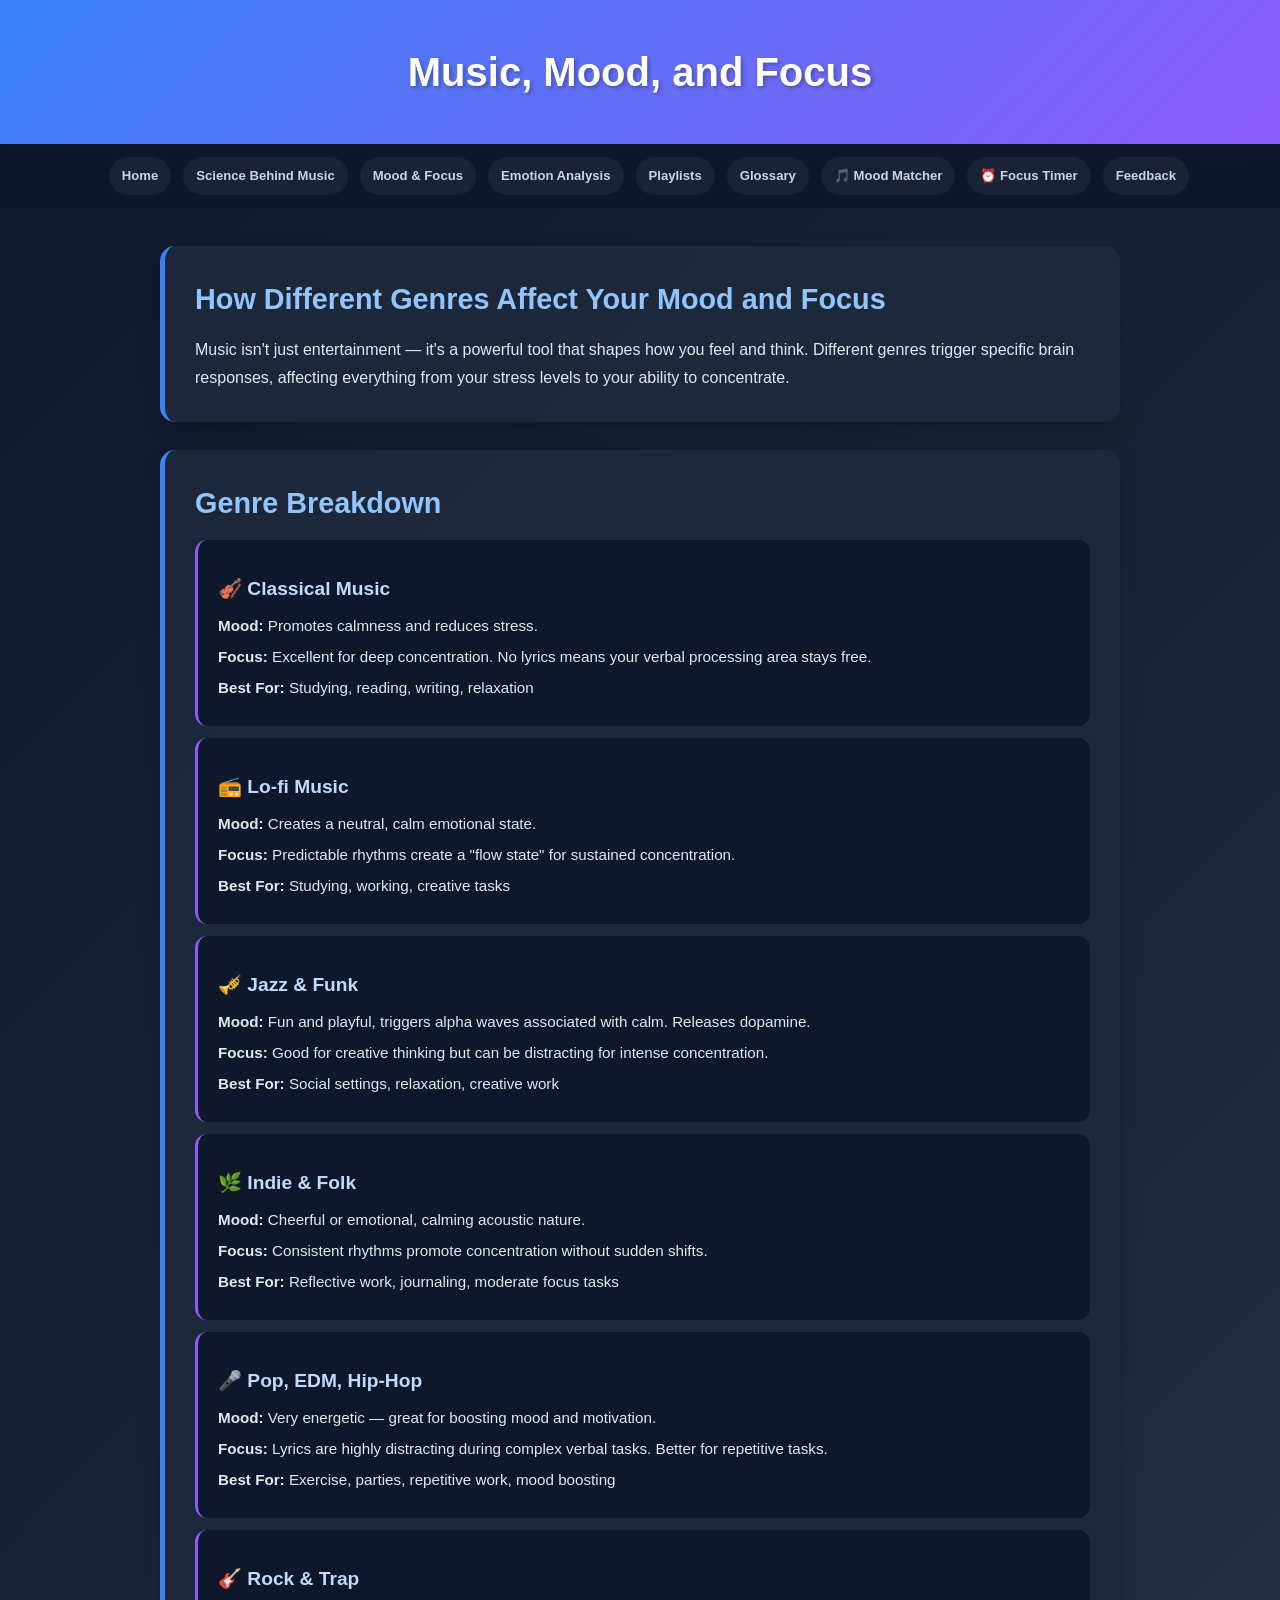
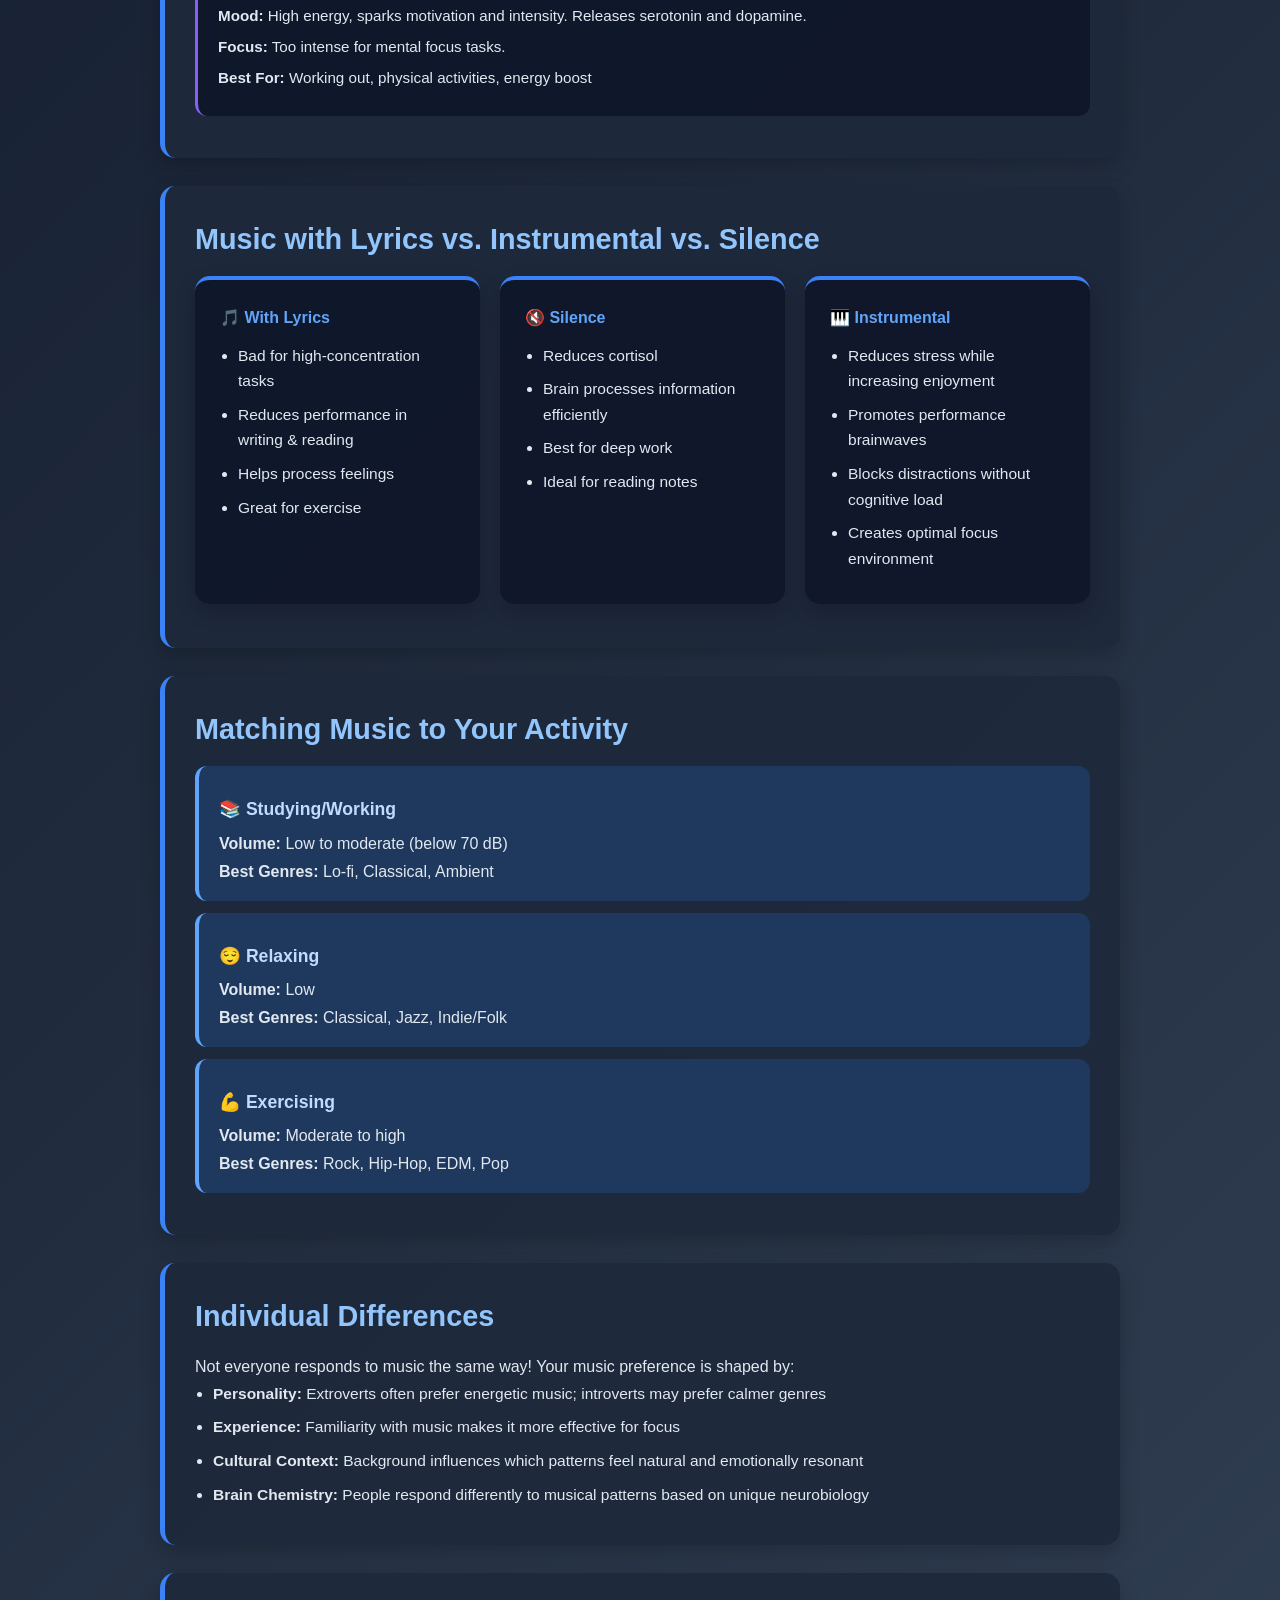
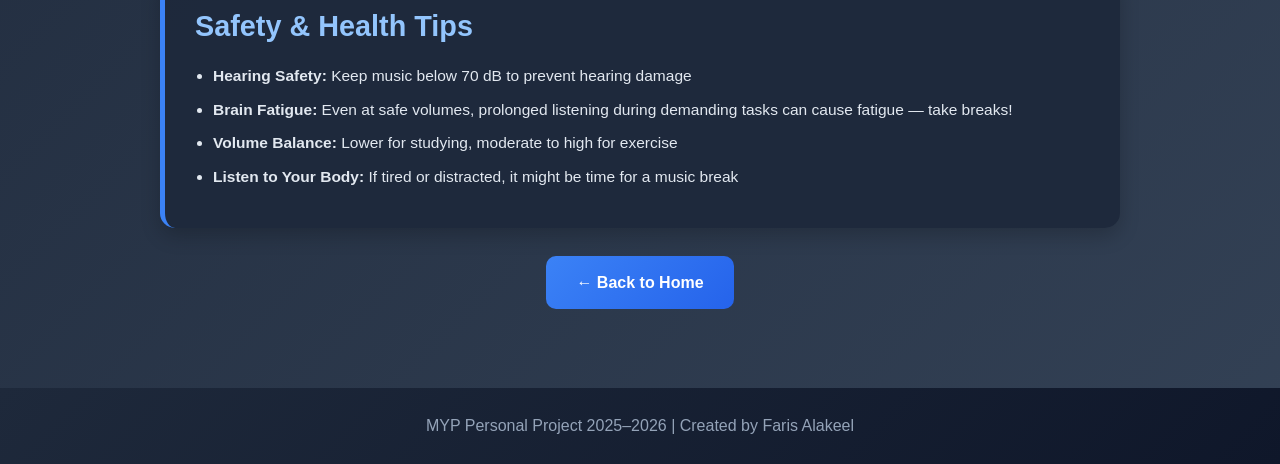
<file: moodandfocus.html>
<!DOCTYPE html>
<html lang="en">
<head>
    <meta charset="UTF-8"><meta name="viewport" content="width=device-width, initial-scale=1.0, maximum-scale=5.0">
    <title>Mood and Focus</title>
    <style>
        body { font-family:'Segoe UI',Tahoma,Geneva,Verdana,sans-serif; background:linear-gradient(135deg,#0f172a,#1e293b,#334155); color:#e2e8f0; margin:0; }
        header { background:linear-gradient(135deg,#3b82f6,#8b5cf6); padding:clamp(1rem,4vw,2.5rem) 1rem; text-align:center; box-shadow:0 8px 20px rgba(59,130,246,0.3); }
        header h1 { color:white; font-size:clamp(1.4rem,5vw,2.5rem); font-weight:700; text-shadow:2px 2px 4px rgba(0,0,0,0.3); }
        nav { background:rgba(15,23,42,0.98); }
        .container { max-width:1000px; margin:0 auto; padding:clamp(14px,3vw,40px) clamp(12px,3vw,20px); display:flex; flex-direction:column; gap:clamp(16px,3vw,28px); }
        .section { background:rgba(30,41,59,0.95); padding:clamp(14px,3vw,30px); border-radius:15px; border-left:5px solid #3b82f6; box-shadow:0 8px 20px rgba(0,0,0,0.2); transition:all 0.3s; }
        h2 { color:#93c5fd; margin-bottom:14px; font-size:clamp(1.15rem,4vw,1.8rem); font-weight:700; }
        h3 { color:#bfdbfe; margin:14px 0 8px; font-weight:600; font-size:clamp(0.97rem,3vw,1.2rem); }
        p  { font-size:clamp(0.9rem,2.5vw,1rem); line-height:1.75; }
        ul { margin-left:18px; } li { margin-bottom:8px; font-size:clamp(0.88rem,2.5vw,0.97rem); line-height:1.65; }
        .genre-effects { background:rgba(15,23,42,0.95); padding:clamp(12px,2vw,20px); border-radius:12px; margin:12px 0; border-left:3px solid #8b5cf6; font-size:clamp(0.88rem,2.5vw,0.97rem); }
        .genre-effects p { font-size:clamp(0.88rem,2.5vw,0.95rem); line-height:1.65; margin-bottom:6px; }
        .comparison-grid { display:grid; grid-template-columns:repeat(auto-fit,minmax(220px,1fr)); gap:clamp(12px,2vw,20px); margin:14px 0; }
        .comparison-card { background:rgba(15,23,42,0.95); padding:clamp(14px,2vw,25px); border-radius:15px; border-top:4px solid #3b82f6; box-shadow:0 8px 20px rgba(0,0,0,0.2); }
        .comparison-card h4 { color:#60a5fa; margin-bottom:12px; font-weight:600; font-size:clamp(0.95rem,3vw,1rem); }
        .key-point { background:rgba(30,58,95,0.95); padding:clamp(12px,2vw,15px) clamp(14px,2vw,20px); border-radius:12px; margin:12px 0; border-left:4px solid #60a5fa; }
        .key-point h3 { font-size:clamp(0.95rem,3vw,1.1rem); margin-bottom:6px; }
        .back-button { display:inline-flex; align-items:center; justify-content:center; background:linear-gradient(135deg,#3b82f6,#2563eb); color:white; padding:14px 30px; border-radius:10px; text-decoration:none; font-weight:700; min-height:52px; font-size:clamp(0.9rem,3vw,1rem); transition:opacity 0.2s; }
        .back-button:active { opacity:0.82; }
        .button-container { text-align:center; padding-bottom:clamp(16px,3vw,30px); }
        footer { background:linear-gradient(135deg,#1e293b,#0f172a); padding:clamp(1rem,3vw,1.5rem) 1rem; text-align:center; color:#94a3b8; margin-top:10px; font-size:clamp(0.85rem,2.5vw,1rem); }
    
    *, *::before, *::after { margin:0; padding:0; box-sizing:border-box; -webkit-tap-highlight-color:transparent; }
    html { scroll-behavior:smooth; }
    body { line-height:1.6; min-height:100vh; min-height:100dvh; }
    img  { max-width:100%; display:block; }
    input,select,textarea { font-size:16px !important; }
    nav { position:relative; }
    .nav-toggle { display:none; width:100%; background:none; border:none; color:#cbd5e1; font-size:1rem; font-weight:600; font-family:inherit; padding:0 20px; text-align:left; cursor:pointer; align-items:center; justify-content:space-between; min-height:52px; border-bottom:1px solid rgba(255,255,255,0.07); }
    .nav-icon { font-size:1.1rem; transition:transform 0.25s; display:inline-block; }
    .nav-icon.open { transform:rotate(180deg); }
    nav ul { list-style:none; display:flex; justify-content:center; flex-wrap:wrap; padding:10px 8px; gap:4px; }
    nav li { margin:3px 4px; }
    nav a { color:#cbd5e1; text-decoration:none; font-weight:600; font-size:0.82rem; padding:8px 13px; border-radius:20px; background:rgba(255,255,255,0.05); display:block; transition:background 0.2s,color 0.2s; white-space:nowrap; }
    nav a:hover { color:#a78bfa; background:rgba(167,139,250,0.15); }
    @media (max-width:700px) {
        .nav-toggle { display:flex; }
        nav ul { display:none !important; flex-direction:column !important; padding:0 0 10px !important; gap:0 !important; flex-wrap:nowrap !important; }
        nav ul.open { display:flex !important; }
        nav li { margin:0 !important; width:100% !important; }
        nav a { border-radius:0 !important; padding:14px 22px !important; background:none !important; font-size:0.95rem !important; white-space:normal !important; border-bottom:1px solid rgba(255,255,255,0.05) !important; min-height:52px; display:flex !important; align-items:center; }
        nav a:active { background:rgba(167,139,250,0.12) !important; color:#a78bfa !important; }
    }
    @media (hover:none) and (pointer:coarse) {
        .card:hover,.section:hover,article:hover,.term-card:hover,.theory-card:hover,.song-card:hover,.process-item:hover,.genre-effects:hover,.key-point:hover,.comparison-card:hover,.intro-section:hover,.brain-section:hover,.mechanisms-section:hover,.science-box:hover,form:hover,.part2:hover,#moods > div:hover,#reflection li:hover,.question-box:hover { transform:none !important; }
        .flip-card:hover .flip-card-inner { transform:none !important; }
        .flip-card:active .flip-card-inner { transform:rotateY(180deg); }
    }

    </style>
</head>
<body>
<header><h1>Music, Mood, and Focus</h1></header>
<nav>
    <button class="nav-toggle" id="nav-toggle" onclick="toggleNav()" aria-expanded="false" aria-label="Open navigation">
        Menu <span class="nav-icon" id="nav-icon">&#9662;</span>
    </button>
    <ul id="nav-menu">
        <li><a href="index.html">Home</a></li>
        <li><a href="sciencebehindmusic.html">Science Behind Music</a></li>
        <li><a href="moodandfocus.html">Mood &amp; Focus</a></li>
        <li><a href="musicandemotionanalysis.html">Emotion Analysis</a></li>
        <li><a href="playlists.html">Playlists</a></li>
        <li><a href="glossary.html">Glossary</a></li>
        <li><a href="moodmatcher.html">&#127925; Mood Matcher</a></li>
        <li><a href="focustimer.html">&#9200; Focus Timer</a></li>
        <li><a href="index.html#feedback">Feedback</a></li>
    </ul>
</nav>
<div class="container">
    <section class="section">
        <h2>How Different Genres Affect Your Mood and Focus</h2>
        <p>Music isn't just entertainment — it's a powerful tool that shapes how you feel and think. Different genres trigger specific brain responses, affecting everything from your stress levels to your ability to concentrate.</p>
    </section>
    <section class="section">
        <h2>Genre Breakdown</h2>
        <div class="genre-effects"><h3>&#127931; Classical Music</h3><p><strong>Mood:</strong> Promotes calmness and reduces stress.</p><p><strong>Focus:</strong> Excellent for deep concentration. No lyrics means your verbal processing area stays free.</p><p><strong>Best For:</strong> Studying, reading, writing, relaxation</p></div>
        <div class="genre-effects"><h3>&#128251; Lo-fi Music</h3><p><strong>Mood:</strong> Creates a neutral, calm emotional state.</p><p><strong>Focus:</strong> Predictable rhythms create a "flow state" for sustained concentration.</p><p><strong>Best For:</strong> Studying, working, creative tasks</p></div>
        <div class="genre-effects"><h3>&#127930; Jazz &amp; Funk</h3><p><strong>Mood:</strong> Fun and playful, triggers alpha waves associated with calm. Releases dopamine.</p><p><strong>Focus:</strong> Good for creative thinking but can be distracting for intense concentration.</p><p><strong>Best For:</strong> Social settings, relaxation, creative work</p></div>
        <div class="genre-effects"><h3>&#127807; Indie &amp; Folk</h3><p><strong>Mood:</strong> Cheerful or emotional, calming acoustic nature.</p><p><strong>Focus:</strong> Consistent rhythms promote concentration without sudden shifts.</p><p><strong>Best For:</strong> Reflective work, journaling, moderate focus tasks</p></div>
        <div class="genre-effects"><h3>&#127908; Pop, EDM, Hip-Hop</h3><p><strong>Mood:</strong> Very energetic — great for boosting mood and motivation.</p><p><strong>Focus:</strong> Lyrics are highly distracting during complex verbal tasks. Better for repetitive tasks.</p><p><strong>Best For:</strong> Exercise, parties, repetitive work, mood boosting</p></div>
        <div class="genre-effects"><h3>&#127928; Rock &amp; Trap</h3><p><strong>Mood:</strong> High energy, sparks motivation and intensity. Releases serotonin and dopamine.</p><p><strong>Focus:</strong> Too intense for mental focus tasks.</p><p><strong>Best For:</strong> Working out, physical activities, energy boost</p></div>
    </section>
    <section class="section">
        <h2>Music with Lyrics vs. Instrumental vs. Silence</h2>
        <div class="comparison-grid">
            <div class="comparison-card"><h4>&#127925; With Lyrics</h4><ul><li>Bad for high-concentration tasks</li><li>Reduces performance in writing &amp; reading</li><li>Helps process feelings</li><li>Great for exercise</li></ul></div>
            <div class="comparison-card"><h4>&#128263; Silence</h4><ul><li>Reduces cortisol</li><li>Brain processes information efficiently</li><li>Best for deep work</li><li>Ideal for reading notes</li></ul></div>
            <div class="comparison-card"><h4>&#127929; Instrumental</h4><ul><li>Reduces stress while increasing enjoyment</li><li>Promotes performance brainwaves</li><li>Blocks distractions without cognitive load</li><li>Creates optimal focus environment</li></ul></div>
        </div>
    </section>
    <section class="section">
        <h2>Matching Music to Your Activity</h2>
        <div class="key-point"><h3>&#128218; Studying/Working</h3><p><strong>Volume:</strong> Low to moderate (below 70 dB)<br><strong>Best Genres:</strong> Lo-fi, Classical, Ambient</p></div>
        <div class="key-point"><h3>&#128524; Relaxing</h3><p><strong>Volume:</strong> Low<br><strong>Best Genres:</strong> Classical, Jazz, Indie/Folk</p></div>
        <div class="key-point"><h3>&#128170; Exercising</h3><p><strong>Volume:</strong> Moderate to high<br><strong>Best Genres:</strong> Rock, Hip-Hop, EDM, Pop</p></div>
    </section>
    <section class="section">
        <h2>Individual Differences</h2>
        <p>Not everyone responds to music the same way! Your music preference is shaped by:</p>
        <ul>
            <li><strong>Personality:</strong> Extroverts often prefer energetic music; introverts may prefer calmer genres</li>
            <li><strong>Experience:</strong> Familiarity with music makes it more effective for focus</li>
            <li><strong>Cultural Context:</strong> Background influences which patterns feel natural and emotionally resonant</li>
            <li><strong>Brain Chemistry:</strong> People respond differently to musical patterns based on unique neurobiology</li>
        </ul>
    </section>
    <section class="section">
        <h2>Safety &amp; Health Tips</h2>
        <ul>
            <li><strong>Hearing Safety:</strong> Keep music below 70 dB to prevent hearing damage</li>
            <li><strong>Brain Fatigue:</strong> Even at safe volumes, prolonged listening during demanding tasks can cause fatigue — take breaks!</li>
            <li><strong>Volume Balance:</strong> Lower for studying, moderate to high for exercise</li>
            <li><strong>Listen to Your Body:</strong> If tired or distracted, it might be time for a music break</li>
        </ul>
    </section>
    <div class="button-container"><a href="index.html" class="back-button">&#8592; Back to Home</a></div>
</div>
<footer><p>MYP Personal Project 2025&#8211;2026 | Created by Faris Alakeel</p></footer>
<script>
(function(){
    function toggleNav(){
        var m=document.getElementById('nav-menu'),i=document.getElementById('nav-icon'),b=document.getElementById('nav-toggle');
        if(!m)return;
        var open=m.classList.toggle('open');
        if(i)i.classList.toggle('open',open);
        if(b)b.setAttribute('aria-expanded',String(open));
    }
    window.toggleNav=toggleNav;
    document.addEventListener('DOMContentLoaded',function(){
        var menu=document.getElementById('nav-menu');
        if(!menu)return;
        menu.querySelectorAll('a').forEach(function(a){
            a.addEventListener('click',function(){menu.classList.remove('open');var i=document.getElementById('nav-icon');if(i)i.classList.remove('open');});
        });
    });
})();
</script>
</body>
</html>
</file>
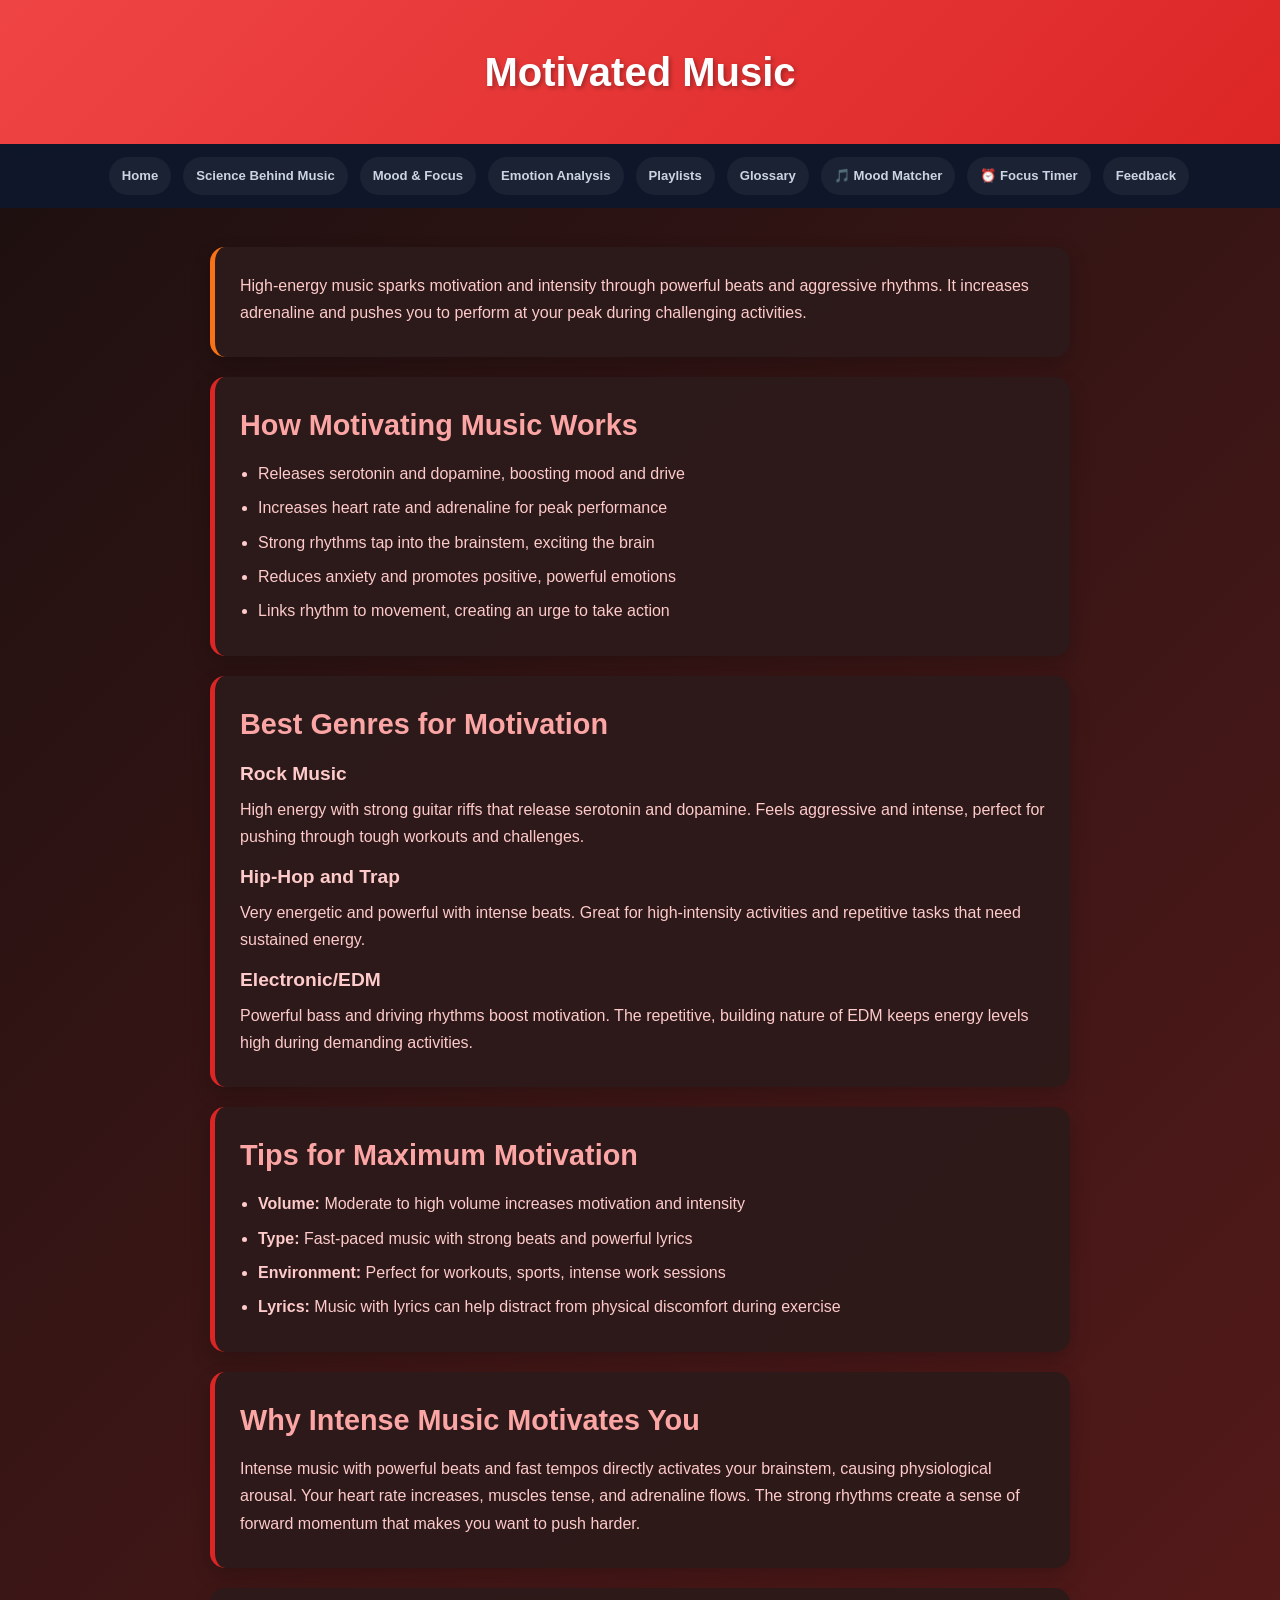
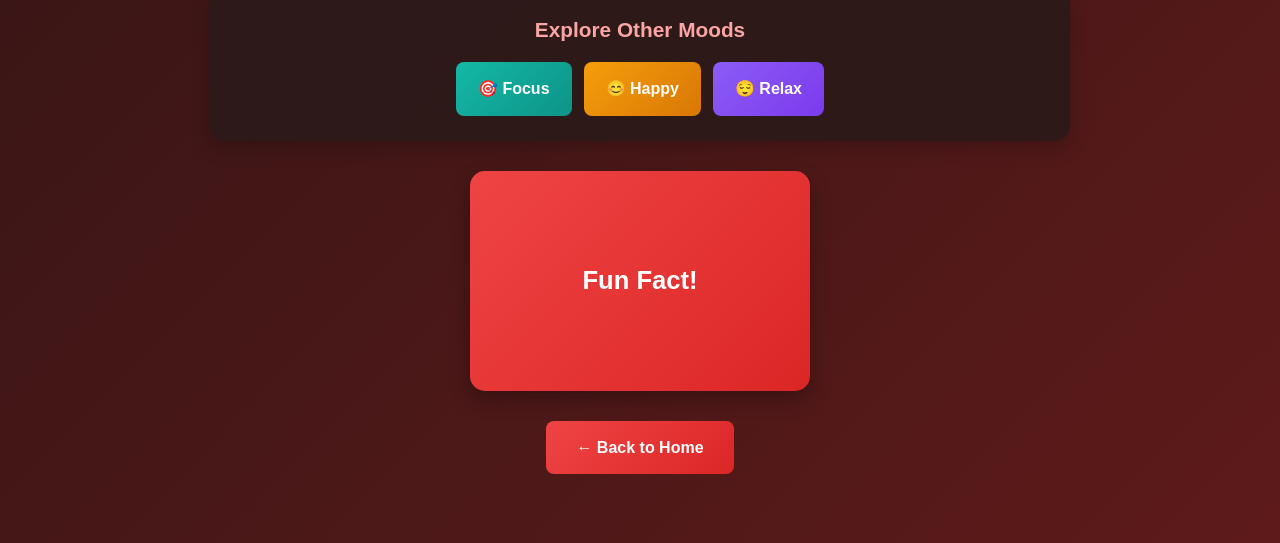
<file: motivated.html>
<!DOCTYPE html>
<html lang="en">
<head>
    <meta charset="UTF-8">
    <meta name="viewport" content="width=device-width, initial-scale=1.0, maximum-scale=5.0">
    <title>Motivated Music</title>
    <style>
        body { font-family:'Segoe UI',Tahoma,Geneva,Verdana,sans-serif; background:linear-gradient(135deg,#1a0f0f,#3d1616,#5e1a1a); color:#fecaca; margin:0; padding:0; }
        header { background:linear-gradient(135deg,#ef4444,#dc2626); padding:clamp(1rem,4vw,2.5rem) 1rem; text-align:center; box-shadow:0 8px 20px rgba(0,0,0,0.3); }
        header h1 { color:white; font-size:clamp(1.5rem,5vw,2.5rem); font-weight:700; text-shadow:2px 2px 4px rgba(0,0,0,0.3); }
        nav { background:rgba(15,23,42,0.98); }
        .container { max-width:900px; margin:0 auto; padding:clamp(14px,3vw,40px) clamp(12px,3vw,20px); display:flex; flex-direction:column; gap:clamp(12px,2vw,20px); }
        .intro { background:rgba(45,26,26,0.95); padding:clamp(14px,3vw,25px); border-radius:15px; border-left:5px solid #f97316; box-shadow:0 8px 20px rgba(0,0,0,0.2); font-size:clamp(0.9rem,2.5vw,1.05rem); line-height:1.7; }
        .card { background:rgba(45,26,26,0.95); padding:clamp(14px,3vw,25px); border-radius:15px; border-left:5px solid #dc2626; box-shadow:0 8px 20px rgba(0,0,0,0.2); transition:all 0.3s; }
        h2 { color:#fca5a5; margin-bottom:12px; font-size:clamp(1.15rem,4vw,1.8rem); font-weight:700; }
        h3 { color:#fecaca; margin-top:12px; margin-bottom:6px; font-weight:600; font-size:clamp(1rem,3vw,1.2rem); }
        p  { font-size:clamp(0.9rem,2.5vw,1rem); line-height:1.7; margin-bottom:6px; }
        ul { margin-left:18px; } li { margin-bottom:7px; font-size:clamp(0.9rem,2.5vw,1rem); line-height:1.7; }
        .mood-navigation { background:rgba(45,26,26,0.95); padding:clamp(14px,3vw,25px); border-radius:15px; text-align:center; box-shadow:0 8px 20px rgba(0,0,0,0.2); }
        .mood-navigation h3 { color:#fca5a5; margin-bottom:16px; margin-top:0; font-size:clamp(1rem,3.5vw,1.3rem); }
        .mood-buttons { display:flex; gap:12px; justify-content:center; flex-wrap:wrap; }
        .mood-btn { padding:14px 22px; border:none; border-radius:8px; text-decoration:none; font-weight:700; font-size:clamp(0.9rem,3vw,1rem); transition:transform 0.2s; display:inline-flex; align-items:center; justify-content:center; min-height:52px; color:white; }
        .mood-btn:active { transform:scale(0.97); }
        .btn-focus { background:linear-gradient(135deg,#14b8a6,#0d9488); }
.btn-motivated { background:linear-gradient(135deg,#ef4444,#dc2626); }
.btn-happy { background:linear-gradient(135deg,#f59e0b,#d97706); }
.btn-relax { background:linear-gradient(135deg,#8b5cf6,#7c3aed); }
        @media (max-width:600px) { .mood-buttons { flex-direction:column; } .mood-btn { width:100%; } }
        .flip-card-container { display:flex; justify-content:center; margin:10px 0; }
        .flip-card { background:transparent; width:clamp(240px,70vw,340px); height:clamp(150px,38vw,220px); perspective:1000px; cursor:pointer; }
        .flip-card-inner { position:relative; width:100%; height:100%; text-align:center; transition:transform 0.6s; transform-style:preserve-3d; }
        .flip-card:hover .flip-card-inner { transform:rotateY(180deg); }
        .flip-card-front,.flip-card-back { position:absolute; width:100%; height:100%; backface-visibility:hidden; border-radius:15px; display:flex; align-items:center; justify-content:center; padding:16px; box-shadow:0 8px 20px rgba(0,0,0,0.3); }
        .flip-card-front { background:linear-gradient(135deg,#ef4444,#dc2626); color:white; font-size:clamp(1rem,4vw,1.6rem); font-weight:bold; }
        .flip-card-back  { background:linear-gradient(135deg,#ef4444,#dc2626); color:white; transform:rotateY(180deg); font-size:clamp(0.85rem,3vw,1rem); }
        .button-container { text-align:center; padding-bottom:clamp(16px,3vw,30px); }
        .back-button { display:inline-flex; align-items:center; justify-content:center; background:linear-gradient(135deg,#ef4444,#dc2626); color:white; padding:14px 30px; border-radius:8px; text-decoration:none; font-weight:700; font-size:clamp(0.9rem,3vw,1rem); min-height:52px; transition:opacity 0.2s; }
        .back-button:active { opacity:0.82; }
    
    *, *::before, *::after { margin:0; padding:0; box-sizing:border-box; -webkit-tap-highlight-color:transparent; }
    html { scroll-behavior:smooth; }
    body { line-height:1.6; min-height:100vh; min-height:100dvh; }
    img  { max-width:100%; display:block; }
    input,select,textarea { font-size:16px !important; }
    nav { position:relative; }
    .nav-toggle { display:none; width:100%; background:none; border:none; color:#cbd5e1; font-size:1rem; font-weight:600; font-family:inherit; padding:0 20px; text-align:left; cursor:pointer; align-items:center; justify-content:space-between; min-height:52px; border-bottom:1px solid rgba(255,255,255,0.07); }
    .nav-icon { font-size:1.1rem; transition:transform 0.25s; display:inline-block; }
    .nav-icon.open { transform:rotate(180deg); }
    nav ul { list-style:none; display:flex; justify-content:center; flex-wrap:wrap; padding:10px 8px; gap:4px; }
    nav li { margin:3px 4px; }
    nav a { color:#cbd5e1; text-decoration:none; font-weight:600; font-size:0.82rem; padding:8px 13px; border-radius:20px; background:rgba(255,255,255,0.05); display:block; transition:background 0.2s,color 0.2s; white-space:nowrap; }
    nav a:hover { color:#a78bfa; background:rgba(167,139,250,0.15); }
    @media (max-width:700px) {
        .nav-toggle { display:flex; }
        nav ul { display:none !important; flex-direction:column !important; padding:0 0 10px !important; gap:0 !important; flex-wrap:nowrap !important; }
        nav ul.open { display:flex !important; }
        nav li { margin:0 !important; width:100% !important; }
        nav a { border-radius:0 !important; padding:14px 22px !important; background:none !important; font-size:0.95rem !important; white-space:normal !important; border-bottom:1px solid rgba(255,255,255,0.05) !important; min-height:52px; display:flex !important; align-items:center; }
        nav a:active { background:rgba(167,139,250,0.12) !important; color:#a78bfa !important; }
    }
    @media (hover:none) and (pointer:coarse) {
        .card:hover,.section:hover,article:hover,.term-card:hover,.theory-card:hover,.song-card:hover,.process-item:hover,.genre-effects:hover,.key-point:hover,.comparison-card:hover,.intro-section:hover,.brain-section:hover,.mechanisms-section:hover,.science-box:hover,form:hover,.part2:hover,#moods > div:hover,#reflection li:hover,.question-box:hover { transform:none !important; }
        .flip-card:hover .flip-card-inner { transform:none !important; }
        .flip-card:active .flip-card-inner { transform:rotateY(180deg); }
    }

    </style>
</head>
<body>
<header><h1>Motivated Music</h1></header>
<nav>
    <button class="nav-toggle" id="nav-toggle" onclick="toggleNav()" aria-expanded="false" aria-label="Open navigation">
        Menu <span class="nav-icon" id="nav-icon">&#9662;</span>
    </button>
    <ul id="nav-menu">
        <li><a href="index.html">Home</a></li>
        <li><a href="sciencebehindmusic.html">Science Behind Music</a></li>
        <li><a href="moodandfocus.html">Mood &amp; Focus</a></li>
        <li><a href="musicandemotionanalysis.html">Emotion Analysis</a></li>
        <li><a href="playlists.html">Playlists</a></li>
        <li><a href="glossary.html">Glossary</a></li>
        <li><a href="moodmatcher.html">&#127925; Mood Matcher</a></li>
        <li><a href="focustimer.html">&#9200; Focus Timer</a></li>
        <li><a href="index.html#feedback">Feedback</a></li>
    </ul>
</nav>
<div class="container">
    <section class="intro"><p>High-energy music sparks motivation and intensity through powerful beats and aggressive rhythms. It increases adrenaline and pushes you to perform at your peak during challenging activities.</p></section>
    <div class="card"><h2>How Motivating Music Works</h2><ul><li>Releases serotonin and dopamine, boosting mood and drive</li><li>Increases heart rate and adrenaline for peak performance</li><li>Strong rhythms tap into the brainstem, exciting the brain</li><li>Reduces anxiety and promotes positive, powerful emotions</li><li>Links rhythm to movement, creating an urge to take action</li></ul></div><div class="card"><h2>Best Genres for Motivation</h2><h3>Rock Music</h3><p>High energy with strong guitar riffs that release serotonin and dopamine. Feels aggressive and intense, perfect for pushing through tough workouts and challenges.</p><h3>Hip-Hop and Trap</h3><p>Very energetic and powerful with intense beats. Great for high-intensity activities and repetitive tasks that need sustained energy.</p><h3>Electronic/EDM</h3><p>Powerful bass and driving rhythms boost motivation. The repetitive, building nature of EDM keeps energy levels high during demanding activities.</p></div><div class="card"><h2>Tips for Maximum Motivation</h2><ul><li><strong>Volume:</strong> Moderate to high volume increases motivation and intensity</li><li><strong>Type:</strong> Fast-paced music with strong beats and powerful lyrics</li><li><strong>Environment:</strong> Perfect for workouts, sports, intense work sessions</li><li><strong>Lyrics:</strong> Music with lyrics can help distract from physical discomfort during exercise</li></ul></div><div class="card"><h2>Why Intense Music Motivates You</h2><p>Intense music with powerful beats and fast tempos directly activates your brainstem, causing physiological arousal. Your heart rate increases, muscles tense, and adrenaline flows. The strong rhythms create a sense of forward momentum that makes you want to push harder.</p></div>
    <div class="mood-navigation">
        <h3>Explore Other Moods</h3>
        <div class="mood-buttons"><a href="focus.html" class="mood-btn btn-focus">&#127919; Focus</a><a href="happy.html" class="mood-btn btn-happy">&#128522; Happy</a><a href="relax.html" class="mood-btn btn-relax">&#128524; Relax</a></div>
    </div>
    <div class="flip-card-container">
        <div class="flip-card" onclick="this.querySelector('.flip-card-inner').style.transform=this.querySelector('.flip-card-inner').style.transform?'':'rotateY(180deg)'">
            <div class="flip-card-inner">
                <div class="flip-card-front">Fun Fact!</div>
                <div class="flip-card-back">Motivating music can increase physical performance by up to 15% during exercise!</div>
            </div>
        </div>
    </div>
    <div class="button-container"><a href="index.html" class="back-button">&#8592; Back to Home</a></div>
</div>
<script>
(function(){
    function toggleNav(){
        var m=document.getElementById('nav-menu'),i=document.getElementById('nav-icon'),b=document.getElementById('nav-toggle');
        if(!m)return;
        var open=m.classList.toggle('open');
        if(i)i.classList.toggle('open',open);
        if(b)b.setAttribute('aria-expanded',String(open));
    }
    window.toggleNav=toggleNav;
    document.addEventListener('DOMContentLoaded',function(){
        var menu=document.getElementById('nav-menu');
        if(!menu)return;
        menu.querySelectorAll('a').forEach(function(a){
            a.addEventListener('click',function(){menu.classList.remove('open');var i=document.getElementById('nav-icon');if(i)i.classList.remove('open');});
        });
    });
})();
</script>
</body>
</html>
</file>
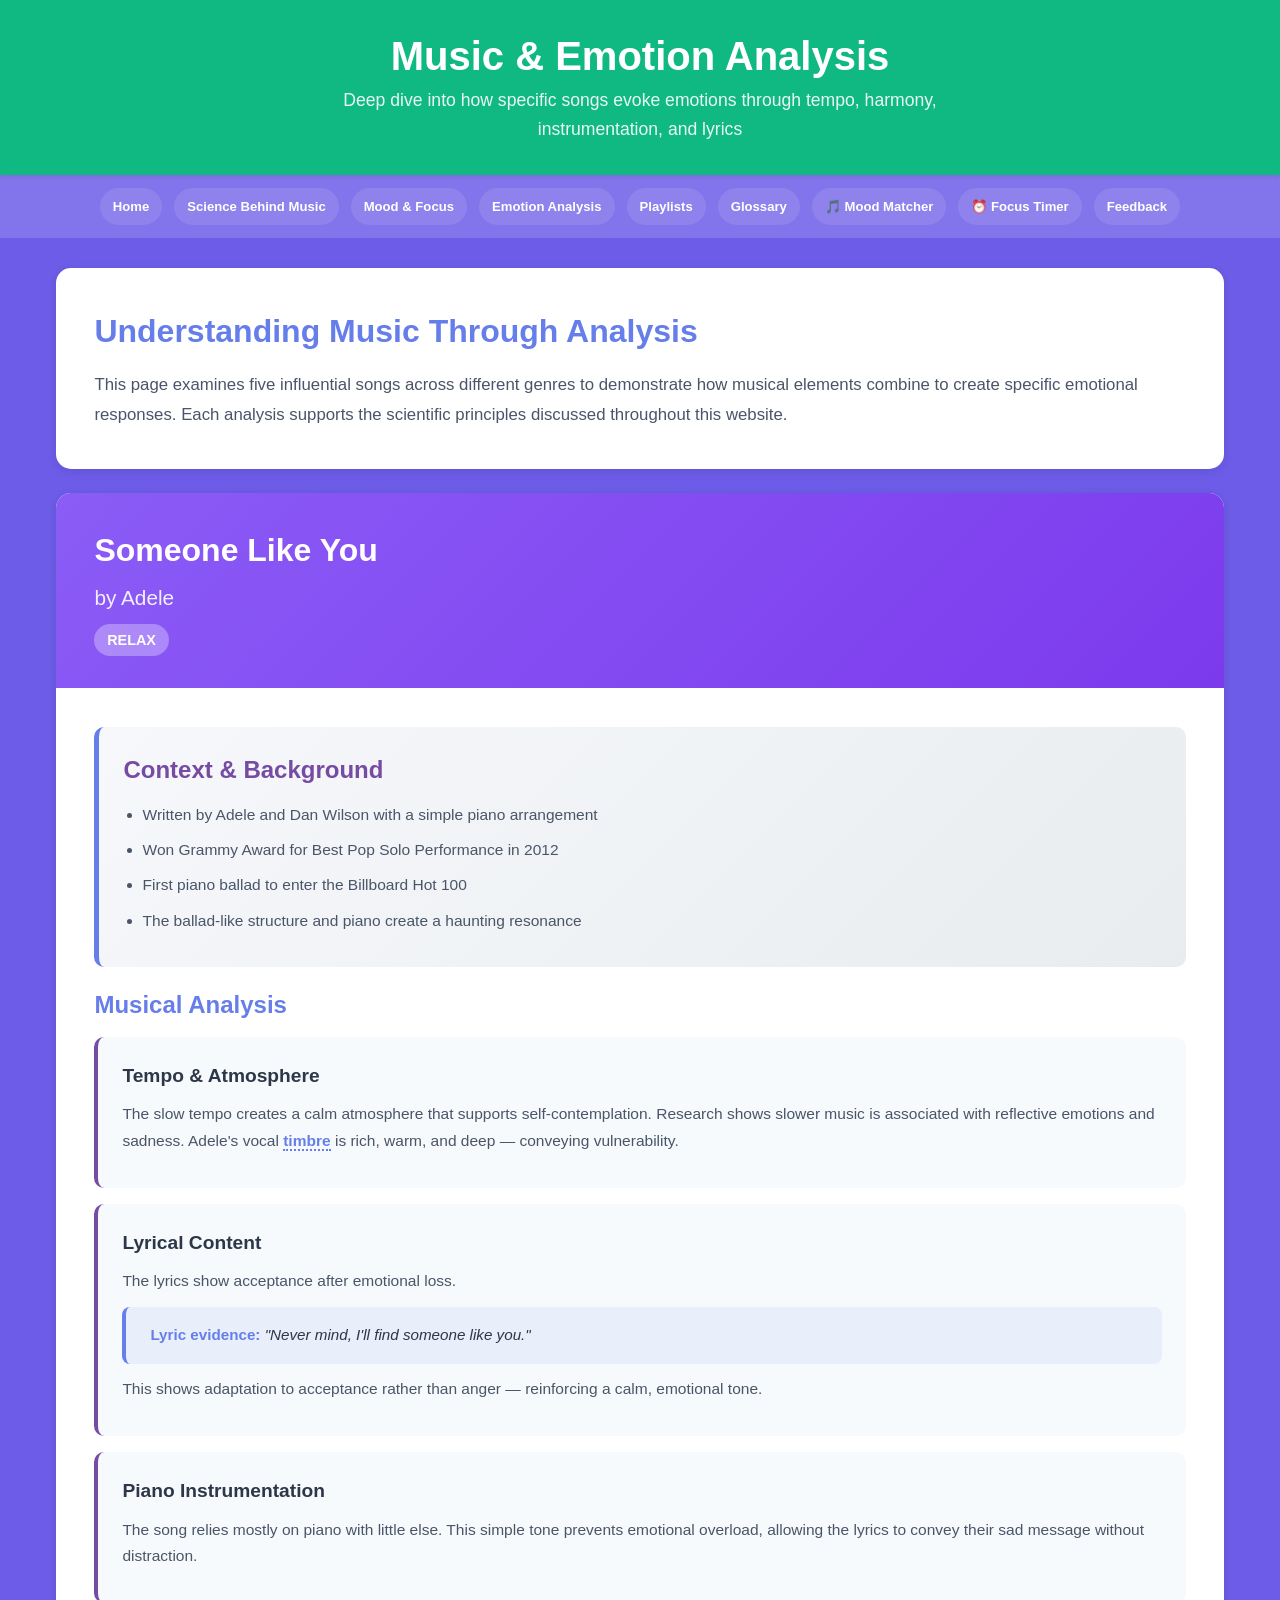
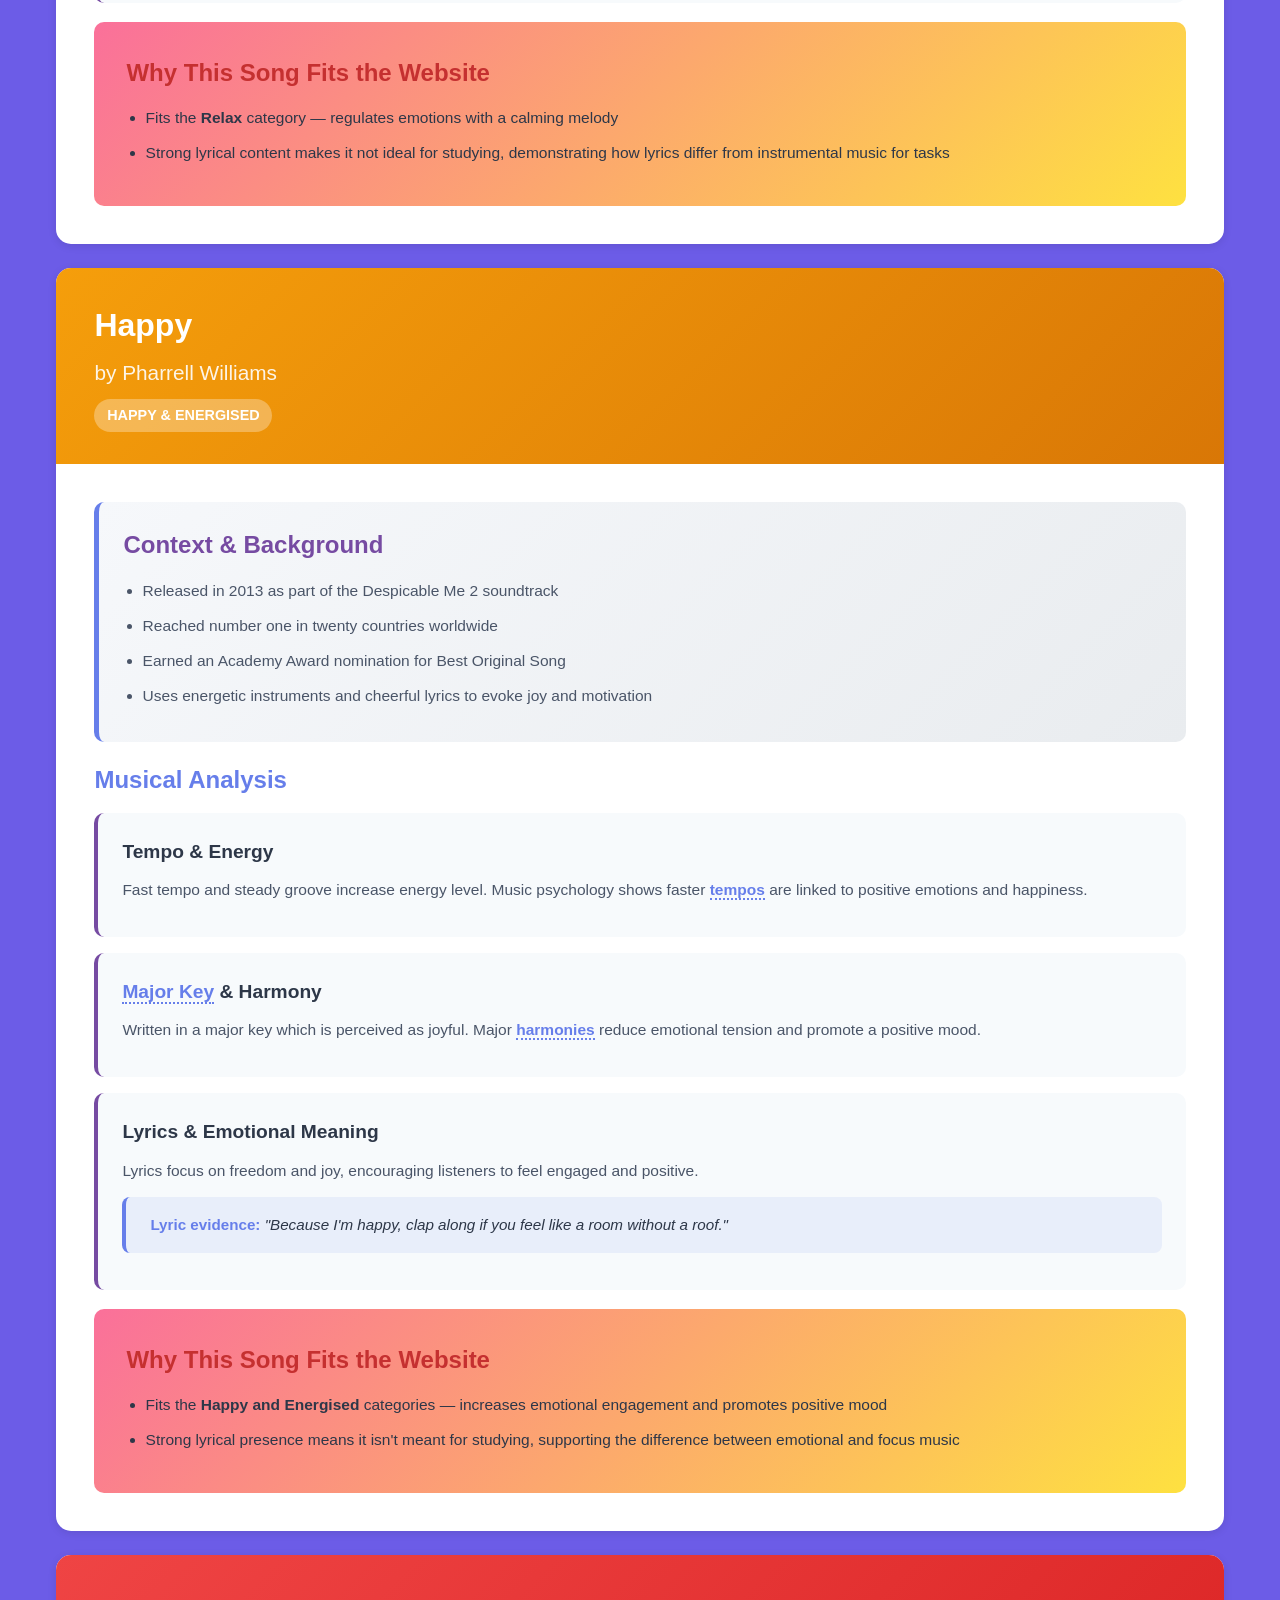
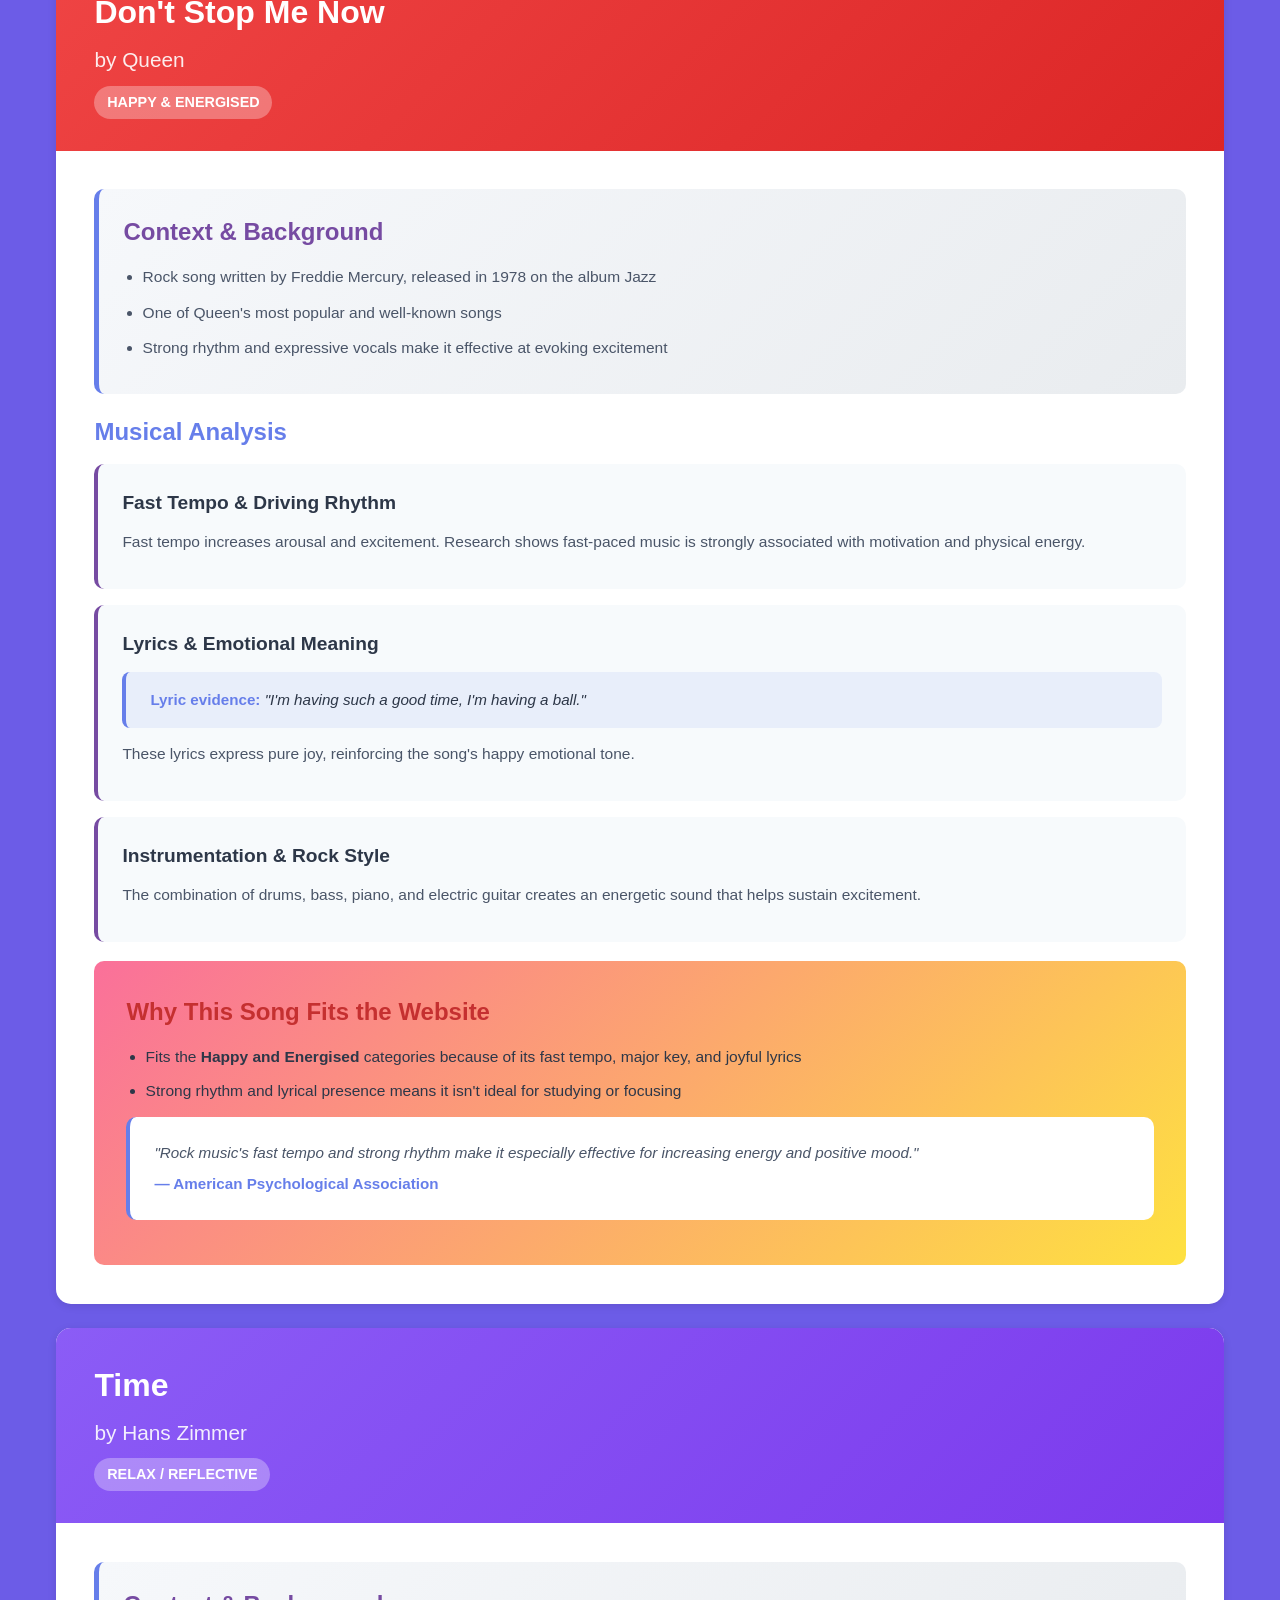
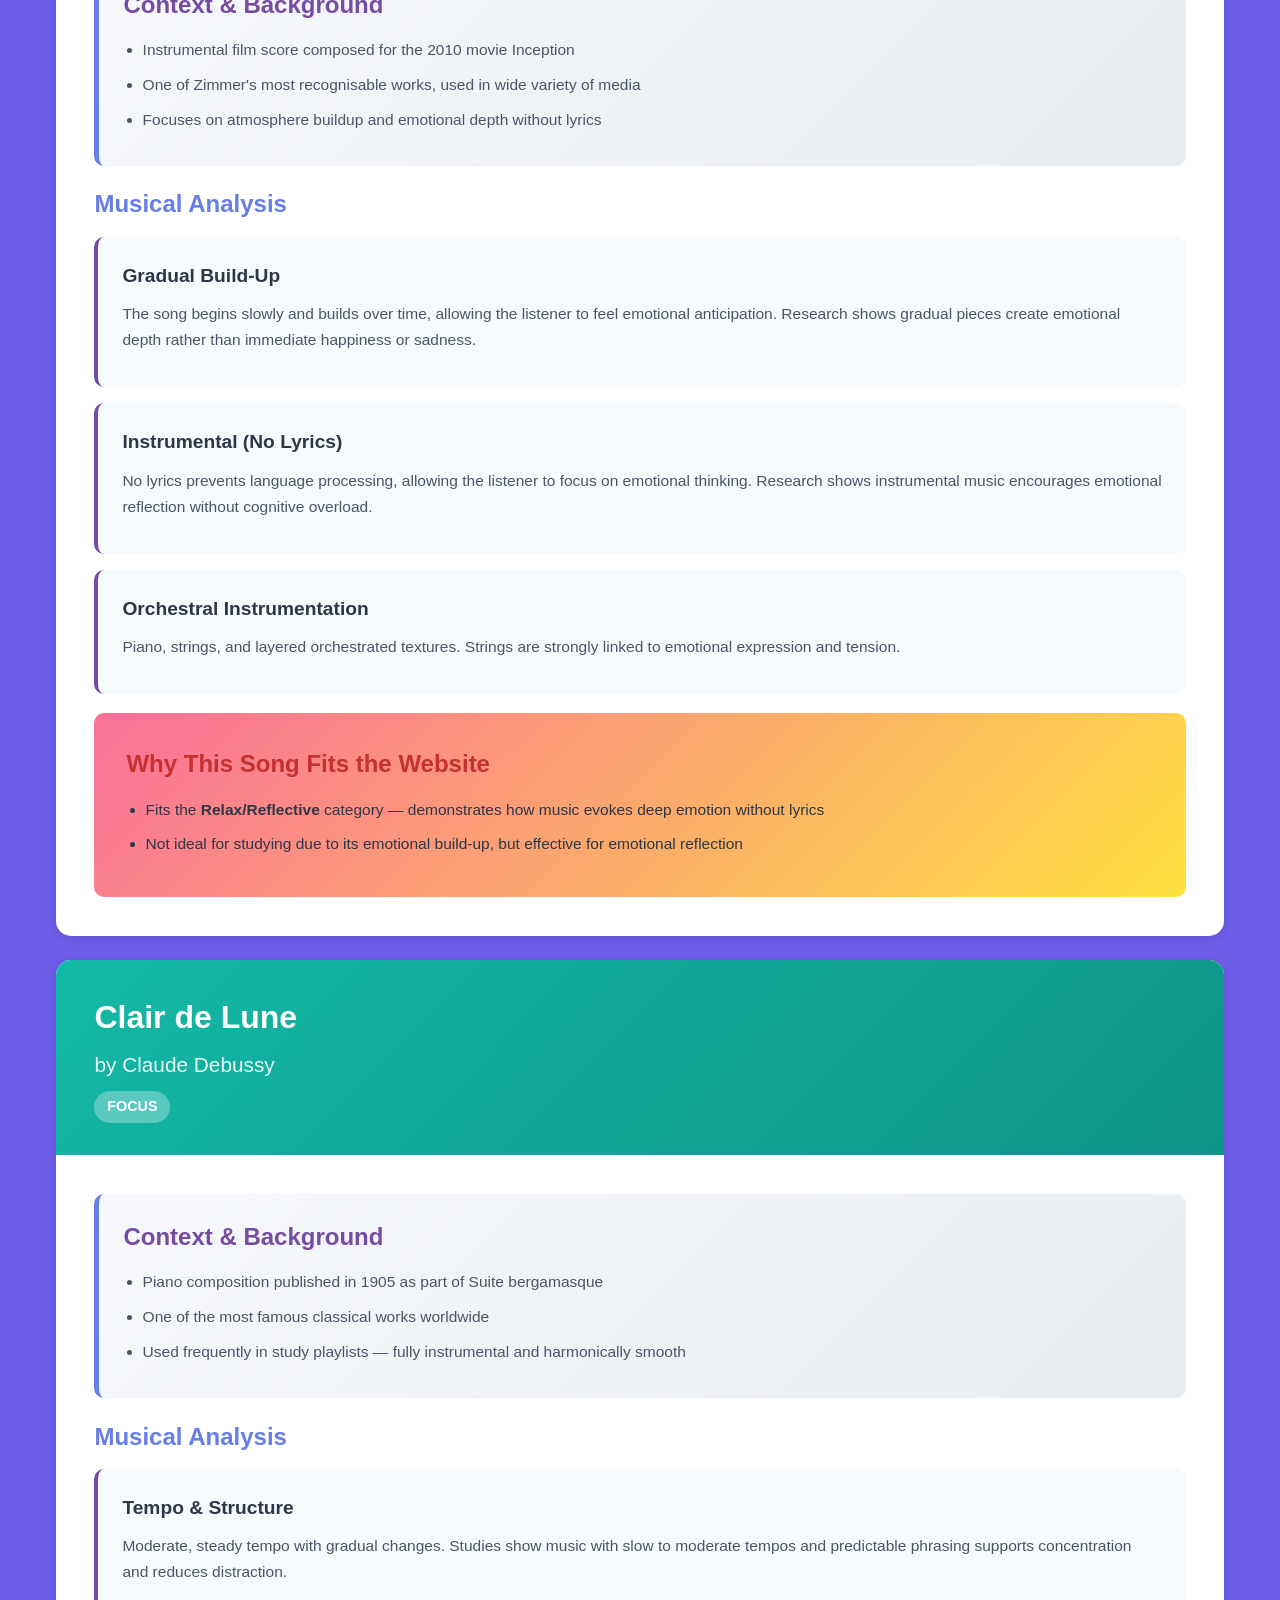
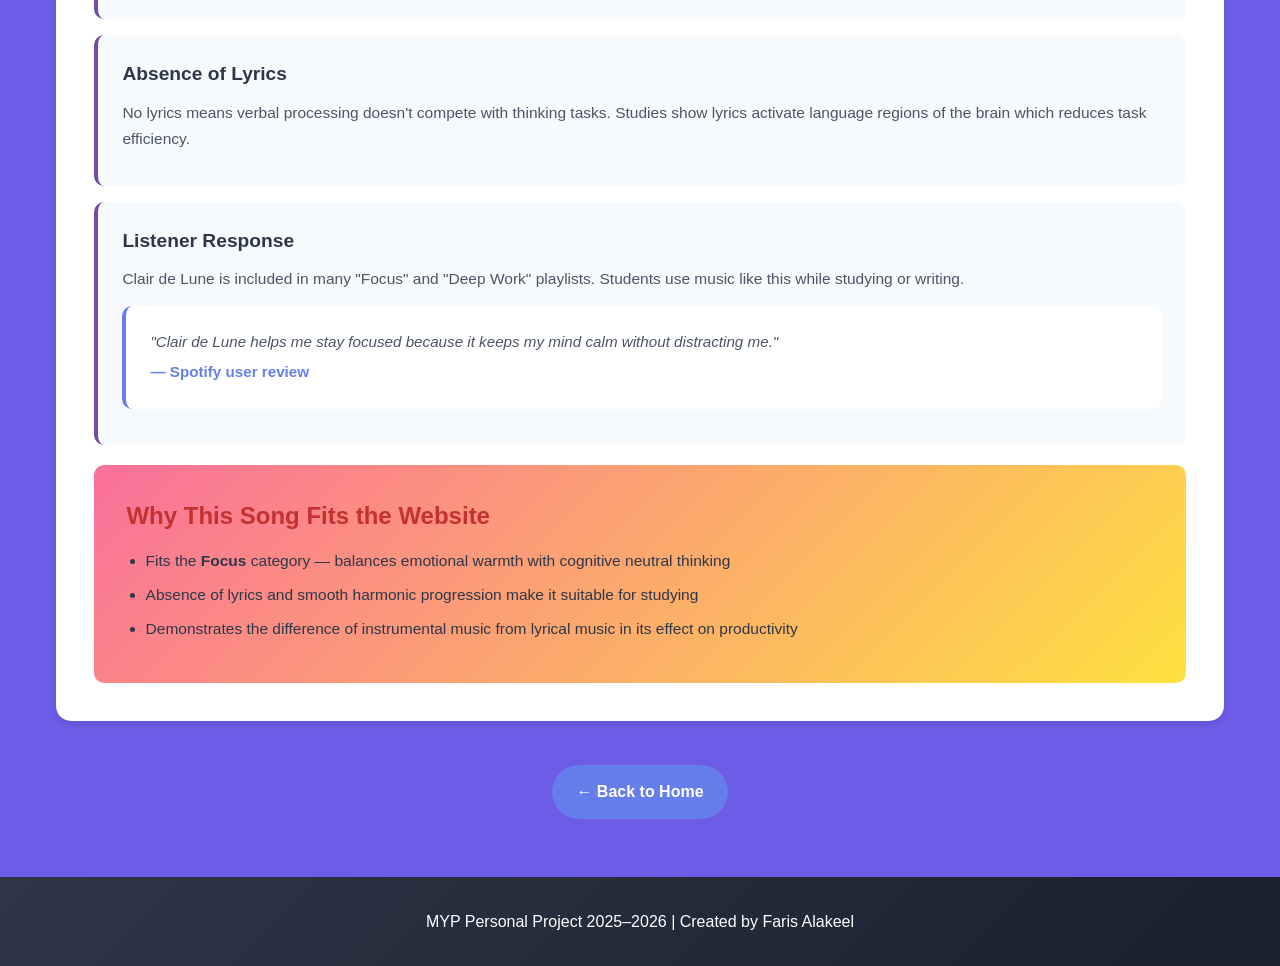
<file: musicandemotionanalysis.html>
<!DOCTYPE html>
<html lang="en">
<head>
    <meta charset="UTF-8"><meta name="viewport" content="width=device-width, initial-scale=1.0, maximum-scale=5.0">
    <title>Music &amp; Emotion Analysis</title>
    <style>
        body { font-family:'Segoe UI',Tahoma,Geneva,Verdana,sans-serif; line-height:1.6; color:#2d3748; background:#6c5ce7; margin:0; }
        header { background:#10b981; color:white; padding:clamp(1rem,4vw,2rem) 1rem; text-align:center; box-shadow:0 2px 4px rgba(0,0,0,0.1); }
        header h1 { font-size:clamp(1.3rem,5vw,2.5rem); margin-bottom:0.4rem; font-weight:700; line-height:1.2; }
        header p  { font-size:clamp(0.85rem,2.5vw,1.1rem); color:rgba(255,255,255,0.9); max-width:700px; margin:0 auto; padding:0 1rem; }
        nav { background:rgba(255,255,255,0.15); }
        nav a { color:white !important; background:rgba(255,255,255,0.1) !important; }
        nav a:hover { background:rgba(255,255,255,0.3) !important; }
        @media (max-width:700px) { nav a { color:white !important; background:none !important; } }
        main { max-width:1200px; margin:0 auto; padding:clamp(14px,3vw,30px) clamp(12px,3vw,16px); display:flex; flex-direction:column; gap:clamp(14px,3vw,24px); }
        .intro-section { background:white; padding:clamp(1rem,3vw,2.5rem); border-radius:15px; box-shadow:0 2px 8px rgba(0,0,0,0.1); }
        .intro-section h2 { color:#667eea; font-size:clamp(1.2rem,4vw,2rem); margin-bottom:0.8rem; font-weight:700; }
        .intro-section p  { color:#4a5568; font-size:clamp(0.9rem,2.5vw,1.05rem); line-height:1.8; }
        .song-card { background:white; border-radius:15px; box-shadow:0 2px 8px rgba(0,0,0,0.1); overflow:hidden; transition:transform 0.2s; }
        .song-header { padding:clamp(1rem,3vw,2rem) clamp(1rem,3vw,2.5rem); color:white; }
        .song-header h2 { font-size:clamp(1.2rem,5vw,2rem); margin-bottom:0.3rem; font-weight:700; }
        .song-header .artist { font-size:clamp(0.9rem,3vw,1.3rem); opacity:0.9; }
        .song-header .category { display:inline-block; background:rgba(255,255,255,0.3); padding:0.3rem 0.8rem; border-radius:20px; font-size:clamp(0.8rem,2.5vw,0.9rem); margin-top:0.6rem; font-weight:600; }
        .relax-song    { background:linear-gradient(135deg,#8b5cf6,#7c3aed); }
        .happy-song    { background:linear-gradient(135deg,#f59e0b,#d97706); }
        .energized-song{ background:linear-gradient(135deg,#ef4444,#dc2626); }
        .focus-song    { background:linear-gradient(135deg,#14b8a6,#0d9488); }
        .song-content  { padding:clamp(1rem,3vw,2.5rem); }
        .context-section { margin-bottom:1.2rem; padding:clamp(0.9rem,2vw,1.5rem); background:linear-gradient(135deg,#f6f8fb,#e9ecef); border-radius:10px; border-left:5px solid #667eea; }
        .context-section h3 { color:#764ba2; font-size:clamp(1rem,3.5vw,1.5rem); margin-bottom:0.8rem; font-weight:600; }
        .context-section ul { margin-left:1.2rem; } .context-section li { margin-bottom:0.6rem; font-size:clamp(0.88rem,2.5vw,0.97rem); line-height:1.65; color:#4a5568; }
        .analysis-section { margin-bottom:1.2rem; }
        .analysis-section h3 { color:#667eea; font-size:clamp(1rem,3.5vw,1.5rem); margin-bottom:0.8rem; font-weight:600; }
        .analysis-item { background:#f7fafc; padding:clamp(0.9rem,2vw,1.5rem); margin-bottom:1rem; border-radius:10px; border-left:4px solid #764ba2; }
        .analysis-item h4 { color:#2d3748; font-size:clamp(0.95rem,3vw,1.2rem); margin-bottom:0.6rem; font-weight:600; }
        .analysis-item p  { color:#4a5568; font-size:clamp(0.88rem,2.5vw,0.97rem); line-height:1.7; margin-bottom:0.6rem; }
        .lyric-quote { background:rgba(102,126,234,0.1); padding:clamp(0.7rem,2vw,1rem) clamp(0.9rem,2vw,1.5rem); border-left:4px solid #667eea; border-radius:8px; margin:0.8rem 0; font-style:italic; color:#2d3748; font-size:clamp(0.88rem,2.5vw,0.95rem); }
        .lyric-quote strong { color:#667eea; font-style:normal; }
        .website-fit { background:linear-gradient(135deg,#fa709a,#fee140); padding:clamp(1rem,3vw,2rem); border-radius:10px; margin-top:1rem; }
        .website-fit h3 { color:#c53030; font-size:clamp(1rem,3.5vw,1.5rem); margin-bottom:0.8rem; font-weight:600; }
        .website-fit p,.website-fit li { color:#2d3748; font-size:clamp(0.88rem,2.5vw,0.97rem); line-height:1.7; font-weight:500; }
        .website-fit ul { margin-left:1.2rem; } .website-fit li { margin-bottom:0.5rem; }
        .testimonial { background:#fff; padding:clamp(0.9rem,2vw,1.5rem); border-radius:10px; margin:0.8rem 0; border-left:4px solid #667eea; font-style:italic; color:#4a5568; font-size:clamp(0.88rem,2.5vw,0.95rem); }
        .testimonial strong { color:#667eea; font-style:normal; display:block; margin-top:0.4rem; }
        .glossary-link { color:#667eea; text-decoration:none; font-weight:600; border-bottom:2px dotted #667eea; }
        .glossary-link:hover { color:#764ba2; }
        .button-container { text-align:center; padding:clamp(14px,3vw,20px) 0; }
        .back-button { display:inline-flex; align-items:center; justify-content:center; padding:14px 24px; background:#667eea; color:white; text-decoration:none; border-radius:30px; font-weight:600; min-height:52px; font-size:clamp(0.9rem,3vw,1rem); transition:opacity 0.2s; }
        .back-button:active { opacity:0.82; }
        footer { background:linear-gradient(135deg,#2d3748,#1a202c); color:white; text-align:center; padding:clamp(1rem,3vw,2rem) 1rem; margin-top:0.5rem; font-size:clamp(0.85rem,2.5vw,1rem); }
        footer p { color:white; }
    
    *, *::before, *::after { margin:0; padding:0; box-sizing:border-box; -webkit-tap-highlight-color:transparent; }
    html { scroll-behavior:smooth; }
    body { line-height:1.6; min-height:100vh; min-height:100dvh; }
    img  { max-width:100%; display:block; }
    input,select,textarea { font-size:16px !important; }
    nav { position:relative; }
    .nav-toggle { display:none; width:100%; background:none; border:none; color:#cbd5e1; font-size:1rem; font-weight:600; font-family:inherit; padding:0 20px; text-align:left; cursor:pointer; align-items:center; justify-content:space-between; min-height:52px; border-bottom:1px solid rgba(255,255,255,0.07); }
    .nav-icon { font-size:1.1rem; transition:transform 0.25s; display:inline-block; }
    .nav-icon.open { transform:rotate(180deg); }
    nav ul { list-style:none; display:flex; justify-content:center; flex-wrap:wrap; padding:10px 8px; gap:4px; }
    nav li { margin:3px 4px; }
    nav a { color:#cbd5e1; text-decoration:none; font-weight:600; font-size:0.82rem; padding:8px 13px; border-radius:20px; background:rgba(255,255,255,0.05); display:block; transition:background 0.2s,color 0.2s; white-space:nowrap; }
    nav a:hover { color:#a78bfa; background:rgba(167,139,250,0.15); }
    @media (max-width:700px) {
        .nav-toggle { display:flex; }
        nav ul { display:none !important; flex-direction:column !important; padding:0 0 10px !important; gap:0 !important; flex-wrap:nowrap !important; }
        nav ul.open { display:flex !important; }
        nav li { margin:0 !important; width:100% !important; }
        nav a { border-radius:0 !important; padding:14px 22px !important; background:none !important; font-size:0.95rem !important; white-space:normal !important; border-bottom:1px solid rgba(255,255,255,0.05) !important; min-height:52px; display:flex !important; align-items:center; }
        nav a:active { background:rgba(167,139,250,0.12) !important; color:#a78bfa !important; }
    }
    @media (hover:none) and (pointer:coarse) {
        .card:hover,.section:hover,article:hover,.term-card:hover,.theory-card:hover,.song-card:hover,.process-item:hover,.genre-effects:hover,.key-point:hover,.comparison-card:hover,.intro-section:hover,.brain-section:hover,.mechanisms-section:hover,.science-box:hover,form:hover,.part2:hover,#moods > div:hover,#reflection li:hover,.question-box:hover { transform:none !important; }
        .flip-card:hover .flip-card-inner { transform:none !important; }
        .flip-card:active .flip-card-inner { transform:rotateY(180deg); }
    }

    </style>
</head>
<body>
<header>
    <h1>Music &amp; Emotion Analysis</h1>
    <p>Deep dive into how specific songs evoke emotions through tempo, harmony, instrumentation, and lyrics</p>
</header>
<nav>
    <button class="nav-toggle" id="nav-toggle" onclick="toggleNav()" aria-expanded="false" aria-label="Open navigation">
        Menu <span class="nav-icon" id="nav-icon">&#9662;</span>
    </button>
    <ul id="nav-menu">
        <li><a href="index.html">Home</a></li>
        <li><a href="sciencebehindmusic.html">Science Behind Music</a></li>
        <li><a href="moodandfocus.html">Mood &amp; Focus</a></li>
        <li><a href="musicandemotionanalysis.html">Emotion Analysis</a></li>
        <li><a href="playlists.html">Playlists</a></li>
        <li><a href="glossary.html">Glossary</a></li>
        <li><a href="moodmatcher.html">&#127925; Mood Matcher</a></li>
        <li><a href="focustimer.html">&#9200; Focus Timer</a></li>
        <li><a href="index.html#feedback">Feedback</a></li>
    </ul>
</nav>
<main>
    <div class="intro-section">
        <h2>Understanding Music Through Analysis</h2>
        <p>This page examines five influential songs across different genres to demonstrate how musical elements combine to create specific emotional responses. Each analysis supports the scientific principles discussed throughout this website.</p>
    </div>

    <article class="song-card">
        <div class="song-header relax-song"><h2>Someone Like You</h2><div class="artist">by Adele</div><span class="category">RELAX</span></div>
        <div class="song-content">
            <div class="context-section"><h3>Context &amp; Background</h3><ul><li>Written by Adele and Dan Wilson with a simple piano arrangement</li><li>Won Grammy Award for Best Pop Solo Performance in 2012</li><li>First piano ballad to enter the Billboard Hot 100</li><li>The ballad-like structure and piano create a haunting resonance</li></ul></div>
            <div class="analysis-section"><h3>Musical Analysis</h3>
                <div class="analysis-item"><h4>Tempo &amp; Atmosphere</h4><p>The slow tempo creates a calm atmosphere that supports self-contemplation. Research shows slower music is associated with reflective emotions and sadness. Adele's vocal <a href="glossary.html#timbre" class="glossary-link">timbre</a> is rich, warm, and deep — conveying vulnerability.</p></div>
                <div class="analysis-item"><h4>Lyrical Content</h4><p>The lyrics show acceptance after emotional loss.</p><div class="lyric-quote"><strong>Lyric evidence:</strong> "Never mind, I'll find someone like you."</div><p>This shows adaptation to acceptance rather than anger — reinforcing a calm, emotional tone.</p></div>
                <div class="analysis-item"><h4>Piano Instrumentation</h4><p>The song relies mostly on piano with little else. This simple tone prevents emotional overload, allowing the lyrics to convey their sad message without distraction.</p></div>
            </div>
            <div class="website-fit"><h3>Why This Song Fits the Website</h3><ul><li>Fits the <strong>Relax</strong> category — regulates emotions with a calming melody</li><li>Strong lyrical content makes it not ideal for studying, demonstrating how lyrics differ from instrumental music for tasks</li></ul></div>
        </div>
    </article>

    <article class="song-card">
        <div class="song-header happy-song"><h2>Happy</h2><div class="artist">by Pharrell Williams</div><span class="category">HAPPY &amp; ENERGISED</span></div>
        <div class="song-content">
            <div class="context-section"><h3>Context &amp; Background</h3><ul><li>Released in 2013 as part of the Despicable Me 2 soundtrack</li><li>Reached number one in twenty countries worldwide</li><li>Earned an Academy Award nomination for Best Original Song</li><li>Uses energetic instruments and cheerful lyrics to evoke joy and motivation</li></ul></div>
            <div class="analysis-section"><h3>Musical Analysis</h3>
                <div class="analysis-item"><h4>Tempo &amp; Energy</h4><p>Fast tempo and steady groove increase energy level. Music psychology shows faster <a href="glossary.html#tempo" class="glossary-link">tempos</a> are linked to positive emotions and happiness.</p></div>
                <div class="analysis-item"><h4><a href="glossary.html#major-key" class="glossary-link">Major Key</a> &amp; Harmony</h4><p>Written in a major key which is perceived as joyful. Major <a href="glossary.html#harmony" class="glossary-link">harmonies</a> reduce emotional tension and promote a positive mood.</p></div>
                <div class="analysis-item"><h4>Lyrics &amp; Emotional Meaning</h4><p>Lyrics focus on freedom and joy, encouraging listeners to feel engaged and positive.</p><div class="lyric-quote"><strong>Lyric evidence:</strong> "Because I'm happy, clap along if you feel like a room without a roof."</div></div>
            </div>
            <div class="website-fit"><h3>Why This Song Fits the Website</h3><ul><li>Fits the <strong>Happy and Energised</strong> categories — increases emotional engagement and promotes positive mood</li><li>Strong lyrical presence means it isn't meant for studying, supporting the difference between emotional and focus music</li></ul></div>
        </div>
    </article>

    <article class="song-card">
        <div class="song-header energized-song"><h2>Don't Stop Me Now</h2><div class="artist">by Queen</div><span class="category">HAPPY &amp; ENERGISED</span></div>
        <div class="song-content">
            <div class="context-section"><h3>Context &amp; Background</h3><ul><li>Rock song written by Freddie Mercury, released in 1978 on the album Jazz</li><li>One of Queen's most popular and well-known songs</li><li>Strong rhythm and expressive vocals make it effective at evoking excitement</li></ul></div>
            <div class="analysis-section"><h3>Musical Analysis</h3>
                <div class="analysis-item"><h4>Fast Tempo &amp; Driving Rhythm</h4><p>Fast tempo increases arousal and excitement. Research shows fast-paced music is strongly associated with motivation and physical energy.</p></div>
                <div class="analysis-item"><h4>Lyrics &amp; Emotional Meaning</h4><div class="lyric-quote"><strong>Lyric evidence:</strong> "I'm having such a good time, I'm having a ball."</div><p>These lyrics express pure joy, reinforcing the song's happy emotional tone.</p></div>
                <div class="analysis-item"><h4>Instrumentation &amp; Rock Style</h4><p>The combination of drums, bass, piano, and electric guitar creates an energetic sound that helps sustain excitement.</p></div>
            </div>
            <div class="website-fit"><h3>Why This Song Fits the Website</h3><ul><li>Fits the <strong>Happy and Energised</strong> categories because of its fast tempo, major key, and joyful lyrics</li><li>Strong rhythm and lyrical presence means it isn't ideal for studying or focusing</li></ul><div class="testimonial">"Rock music's fast tempo and strong rhythm make it especially effective for increasing energy and positive mood."<strong>— American Psychological Association</strong></div></div>
        </div>
    </article>

    <article class="song-card">
        <div class="song-header relax-song"><h2>Time</h2><div class="artist">by Hans Zimmer</div><span class="category">RELAX / REFLECTIVE</span></div>
        <div class="song-content">
            <div class="context-section"><h3>Context &amp; Background</h3><ul><li>Instrumental film score composed for the 2010 movie Inception</li><li>One of Zimmer's most recognisable works, used in wide variety of media</li><li>Focuses on atmosphere buildup and emotional depth without lyrics</li></ul></div>
            <div class="analysis-section"><h3>Musical Analysis</h3>
                <div class="analysis-item"><h4>Gradual Build-Up</h4><p>The song begins slowly and builds over time, allowing the listener to feel emotional anticipation. Research shows gradual pieces create emotional depth rather than immediate happiness or sadness.</p></div>
                <div class="analysis-item"><h4>Instrumental (No Lyrics)</h4><p>No lyrics prevents language processing, allowing the listener to focus on emotional thinking. Research shows instrumental music encourages emotional reflection without cognitive overload.</p></div>
                <div class="analysis-item"><h4>Orchestral Instrumentation</h4><p>Piano, strings, and layered orchestrated textures. Strings are strongly linked to emotional expression and tension.</p></div>
            </div>
            <div class="website-fit"><h3>Why This Song Fits the Website</h3><ul><li>Fits the <strong>Relax/Reflective</strong> category — demonstrates how music evokes deep emotion without lyrics</li><li>Not ideal for studying due to its emotional build-up, but effective for emotional reflection</li></ul></div>
        </div>
    </article>

    <article class="song-card">
        <div class="song-header focus-song"><h2>Clair de Lune</h2><div class="artist">by Claude Debussy</div><span class="category">FOCUS</span></div>
        <div class="song-content">
            <div class="context-section"><h3>Context &amp; Background</h3><ul><li>Piano composition published in 1905 as part of Suite bergamasque</li><li>One of the most famous classical works worldwide</li><li>Used frequently in study playlists — fully instrumental and harmonically smooth</li></ul></div>
            <div class="analysis-section"><h3>Musical Analysis</h3>
                <div class="analysis-item"><h4>Tempo &amp; Structure</h4><p>Moderate, steady tempo with gradual changes. Studies show music with slow to moderate tempos and predictable phrasing supports concentration and reduces distraction.</p></div>
                <div class="analysis-item"><h4>Absence of Lyrics</h4><p>No lyrics means verbal processing doesn't compete with thinking tasks. Studies show lyrics activate language regions of the brain which reduces task efficiency.</p></div>
                <div class="analysis-item"><h4>Listener Response</h4><p>Clair de Lune is included in many "Focus" and "Deep Work" playlists. Students use music like this while studying or writing.</p><div class="testimonial">"Clair de Lune helps me stay focused because it keeps my mind calm without distracting me."<strong>— Spotify user review</strong></div></div>
            </div>
            <div class="website-fit"><h3>Why This Song Fits the Website</h3><ul><li>Fits the <strong>Focus</strong> category — balances emotional warmth with cognitive neutral thinking</li><li>Absence of lyrics and smooth harmonic progression make it suitable for studying</li><li>Demonstrates the difference of instrumental music from lyrical music in its effect on productivity</li></ul></div>
        </div>
    </article>

    <div class="button-container"><a href="index.html" class="back-button">&#8592; Back to Home</a></div>
</main>
<footer><p>MYP Personal Project 2025&#8211;2026 | Created by Faris Alakeel</p></footer>
<script>
(function(){
    function toggleNav(){
        var m=document.getElementById('nav-menu'),i=document.getElementById('nav-icon'),b=document.getElementById('nav-toggle');
        if(!m)return;
        var open=m.classList.toggle('open');
        if(i)i.classList.toggle('open',open);
        if(b)b.setAttribute('aria-expanded',String(open));
    }
    window.toggleNav=toggleNav;
    document.addEventListener('DOMContentLoaded',function(){
        var menu=document.getElementById('nav-menu');
        if(!menu)return;
        menu.querySelectorAll('a').forEach(function(a){
            a.addEventListener('click',function(){menu.classList.remove('open');var i=document.getElementById('nav-icon');if(i)i.classList.remove('open');});
        });
    });
})();
</script>
</body>
</html>
</file>
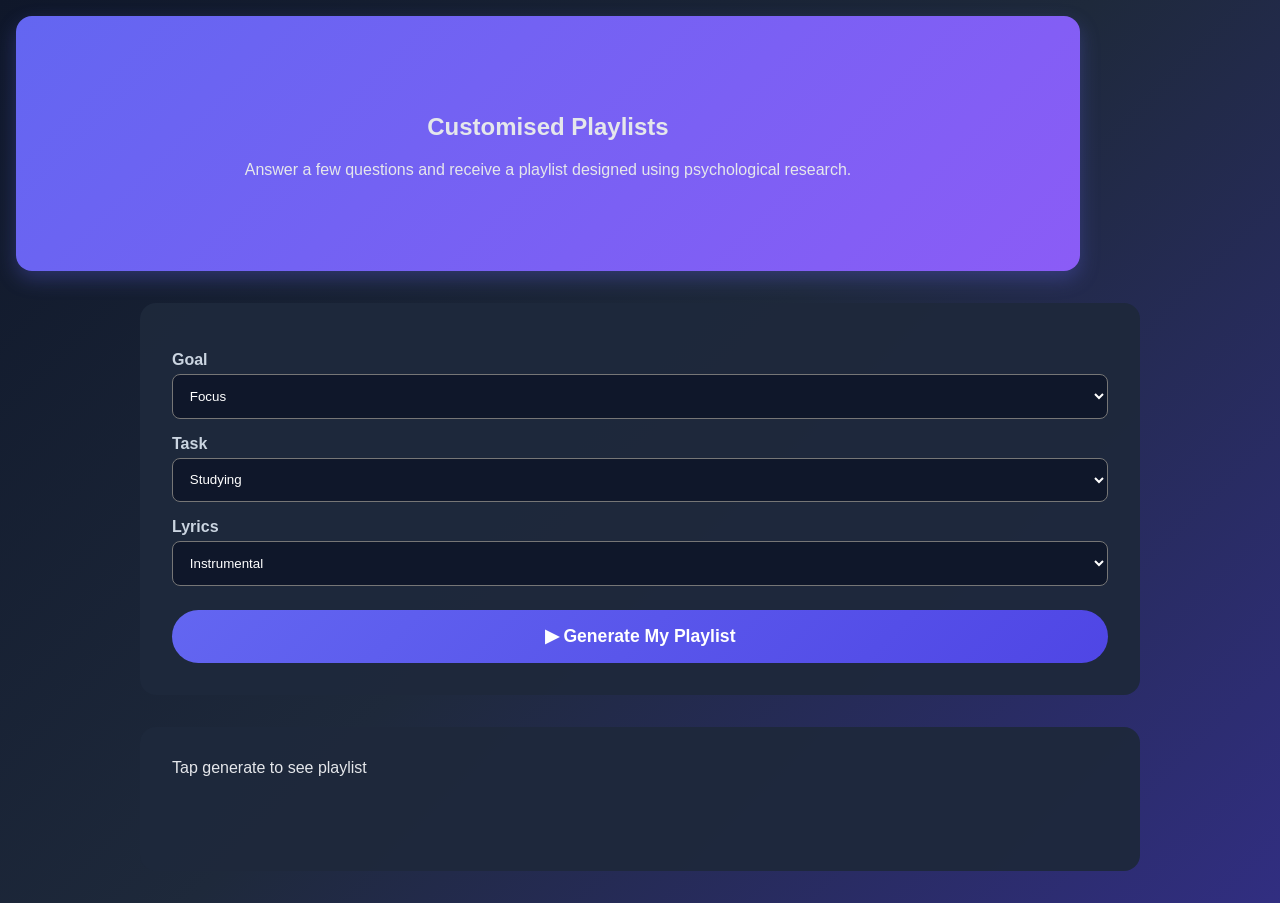
<file: playlists.html>
<!DOCTYPE html>
<html lang="en">
<head>
<meta charset="UTF-8">
<meta name="viewport" content="width=device-width, initial-scale=1.0, maximum-scale=5.0">
<title>Music Playlist Generator</title>

<style>
body { font-family:'Segoe UI',Tahoma,Geneva,Verdana,sans-serif; background:linear-gradient(135deg,#0f172a,#1e293b,#312e81); color:#e5e7eb; margin:0; }

nav { background:rgba(30,41,59,0.95); margin-bottom:0; }

#playlist-hero {
text-align:center;
padding:clamp(2rem,6vw,5rem) clamp(1rem,3vw,2rem);
background:linear-gradient(135deg,#6366f1,#8b5cf6);
border-radius:16px;
margin:1rem;
box-shadow:0 8px 20px rgba(99,102,241,0.3);
}

section { max-width:1000px; margin:2rem auto; padding:0 1rem; }

form { background:rgba(30,41,59,0.95); padding:2rem; border-radius:16px; }

label { display:block; margin-top:1rem; color:#cbd5e1; font-weight:600; }

select { width:100%; padding:0.8rem; margin-top:0.3rem; background:#0f172a; color:#fff; border-radius:8px; }

.gen-btn {
width:100%;
margin-top:1.5rem;
padding:1rem;
border:none;
border-radius:999px;
background:linear-gradient(135deg,#6366f1,#4f46e5);
color:#fff;
font-size:1.1rem;
font-weight:600;
cursor:pointer;
}

#result-box {
background:rgba(30,41,59,0.95);
padding:2rem;
border-radius:16px;
margin-top:2rem;
min-height:80px;
}

.song-item {
display:flex;
align-items:center;
gap:1rem;
padding:1rem;
margin:0.7rem 0;
background:rgba(15,23,42,0.95);
border-left:4px solid #6366f1;
border-radius:8px;
cursor:pointer;
}

.song-artwork-placeholder {
width:48px;
height:48px;
border-radius:6px;
background:rgba(99,102,241,0.2);
display:flex;
align-items:center;
justify-content:center;
}

.song-info { flex:1; }

.song-title { font-weight:600; color:#f8fafc; }

.song-artist { color:#94a3b8; font-size:0.9rem; }

.song-play-icon { font-size:1.3rem; }

#mini-player {
position:fixed;
bottom:0;
left:0;
right:0;
background:rgba(15,23,42,0.97);
border-top:2px solid #6366f1;
padding:10px;
display:none;
align-items:center;
gap:10px;
z-index:999;
}

#mini-player.visible { display:flex; }

#mini-player-art { width:40px; height:40px; border-radius:6px; }

</style>
</head>

<body>

<section id="playlist-hero">
<h1>Customised Playlists</h1>
<p>Answer a few questions and receive a playlist designed using psychological research.</p>
</section>

<section>
<form id="playlistForm">

<label>Goal</label>
<select id="goal">
<option value="focus">Focus</option>
<option value="relax">Relax</option>
<option value="happy">Happy</option>
<option value="energy">Energy</option>
</select>

<label>Task</label>
<select id="task">
<option value="studying">Studying</option>
<option value="working">Working</option>
<option value="exercising">Exercising</option>
<option value="relaxing">Relaxing</option>
</select>

<label>Lyrics</label>
<select id="lyrics">
<option value="no">Instrumental</option>
<option value="yes">Lyrics OK</option>
</select>

<button type="button" class="gen-btn" onclick="generatePlaylist()">▶ Generate My Playlist</button>

</form>

<div id="result-box">Tap generate to see playlist</div>
</section>

<div id="mini-player">
<img id="mini-player-art">
<div>
<div id="mini-player-title"></div>
<div id="mini-player-artist"></div>
</div>
<audio id="mini-player-audio" controls></audio>
<button onclick="closePlayer()">✕</button>
</div>

<script>

/* ================= EXACT ORIGINAL COUNTS RESTORED ================= */

const songDatabase = {

focus:{
instrumental:[
{title:"Moonlight Sonata",artist:"Beethoven"},
{title:"Clair de Lune",artist:"Debussy"},
{title:"Gymnopedie No. 1",artist:"Erik Satie"},
{title:"River Flows in You",artist:"Yiruma"},
{title:"Experience",artist:"Ludovico Einaudi"},
{title:"Weightless",artist:"Marconi Union"},
{title:"Divenire",artist:"Ludovico Einaudi"}
], // 7 songs

lyrics:[
{title:"Lost in Yesterday",artist:"Tame Impala"},
{title:"Float On",artist:"Modest Mouse"},
{title:"Holocene",artist:"Bon Iver"}
] // 3 songs
},

relax:{
instrumental:[
{title:"Weightless",artist:"Marconi Union"},
{title:"Clair de Lune",artist:"Debussy"},
{title:"River Flows in You",artist:"Yiruma"},
{title:"Gymnopedie No. 1",artist:"Erik Satie"},
{title:"Divenire",artist:"Ludovico Einaudi"}
], // 5 songs

lyrics:[
{title:"Banana Pancakes",artist:"Jack Johnson"},
{title:"Come Away With Me",artist:"Norah Jones"},
{title:"Holocene",artist:"Bon Iver"},
{title:"The Night We Met",artist:"Lord Huron"}
] // 4 songs
},

happy:{
instrumental:[
{title:"Take Five",artist:"Dave Brubeck"},
{title:"Sing Sing Sing",artist:"Benny Goodman"}
], // 2 songs

lyrics:[
{title:"Good Life",artist:"OneRepublic"},
{title:"Walking on Sunshine",artist:"Katrina and The Waves"},
{title:"Happy",artist:"Pharrell Williams"},
{title:"Mr Blue Sky",artist:"Electric Light Orchestra"},
{title:"September",artist:"Earth Wind and Fire"},
{title:"Don't Stop Me Now",artist:"Queen"}
] // 6 songs
},

energy:{
instrumental:[
{title:"Sandstorm",artist:"Darude"},
{title:"Animals",artist:"Martin Garrix"}
], // 2 songs

lyrics:[
{title:"Till I Collapse",artist:"Eminem"},
{title:"Eye of the Tiger",artist:"Survivor"},
{title:"Thunderstruck",artist:"AC/DC"},
{title:"Lose Yourself",artist:"Eminem"},
{title:"Levels",artist:"Avicii"},
{title:"Can't Hold Us",artist:"Macklemore"}
] // 6 songs
}
};

/* ================= AUDIO + API (UNCHANGED WORKING LOGIC) ================= */

let audio=document.getElementById("mini-player-audio");
let currentEl=null;
let cache={};
let unlocked=false;

function unlockAudio(){
if(unlocked) return;
unlocked=true;
audio.play().catch(()=>{});
audio.pause();
audio.src="";
}

document.addEventListener("click",unlockAudio,{once:true});
document.addEventListener("touchstart",unlockAudio,{once:true});

/* ---------- iTunes API ---------- */

function itunesSearch(title,artist){
return new Promise(resolve=>{
let cb="cb_"+Date.now();

window[cb]=function(data){
delete window[cb];
script.remove();
resolve(data.results||[]);
};

let script=document.createElement("script");
script.src="https://itunes.apple.com/search?term="+encodeURIComponent(title+" "+artist)+"&entity=song&limit=5&callback="+cb;

script.onerror=()=>resolve([]);
document.body.appendChild(script);

setTimeout(()=>resolve([]),5000);
});
}

async function getPreview(title,artist){
let key=title+artist;
if(cache[key]) return cache[key];

let results=await itunesSearch(title,artist);
let track=results.find(r=>r.previewUrl);

if(!track) return cache[key]=null;

let data={
preview:track.previewUrl,
art:track.artworkUrl100?.replace("100x100bb","300x300bb"),
title:track.trackName,
artist:track.artistName
};

cache[key]=data;
return data;
}

/* ---------- PLAY ---------- */

async function playSong(el,title,artist){

unlockAudio();

if(currentEl===el){
audio.pause();
currentEl=null;
document.getElementById("mini-player").classList.remove("visible");
return;
}

if(currentEl) audio.pause();
currentEl=el;

let info=await getPreview(title,artist);
if(!info) return;

audio.src=info.preview;
audio.load();
audio.play().catch(()=>{});

document.getElementById("mini-player").classList.add("visible");
document.getElementById("mini-player-art").src=info.art||"";
document.getElementById("mini-player-title").textContent=info.title;
document.getElementById("mini-player-artist").textContent=info.artist;
}

/* ---------- GENERATE ---------- */

function generatePlaylist(){

let goal=document.getElementById("goal").value;
let lyrics=document.getElementById("lyrics").value;

let songs=songDatabase[goal].instrumental.slice();

if(lyrics==="yes"){
songs=songs.concat(songDatabase[goal].lyrics);
}

songs=songs.sort(()=>Math.random()-0.5).slice(0,6);

let html="";

songs.forEach(s=>{
html+=`
<div class="song-item" onclick="playSong(this,'${s.title}','${s.artist}')">
<div class="song-artwork-placeholder">🎵</div>
<div class="song-info">
<div class="song-title">${s.title}</div>
<div class="song-artist">${s.artist}</div>
</div>
<div class="song-play-icon">▶</div>
</div>`;
});

document.getElementById("result-box").innerHTML=html;
}

function closePlayer(){
audio.pause();
document.getElementById("mini-player").classList.remove("visible");
currentEl=null;
}

window.generatePlaylist=generatePlaylist;
window.playSong=playSong;

</script>

</body>
</html>
</file>
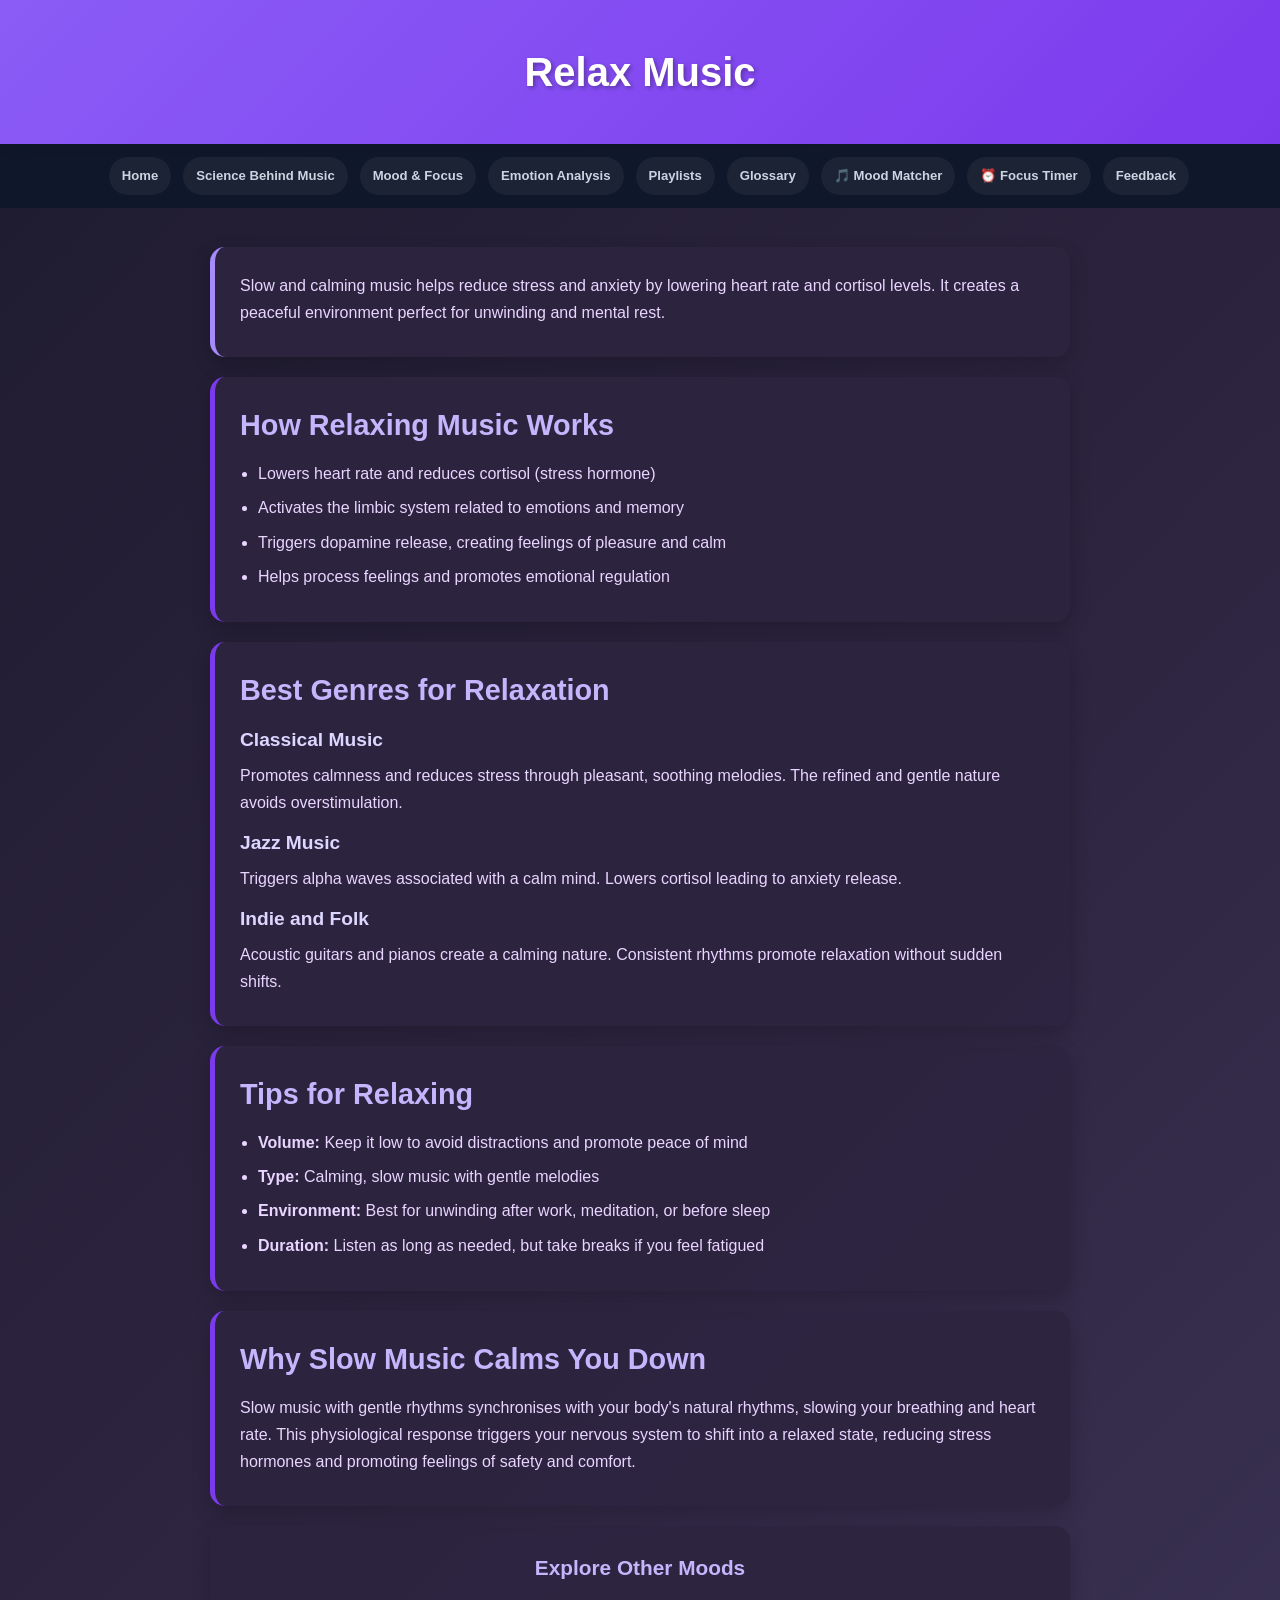
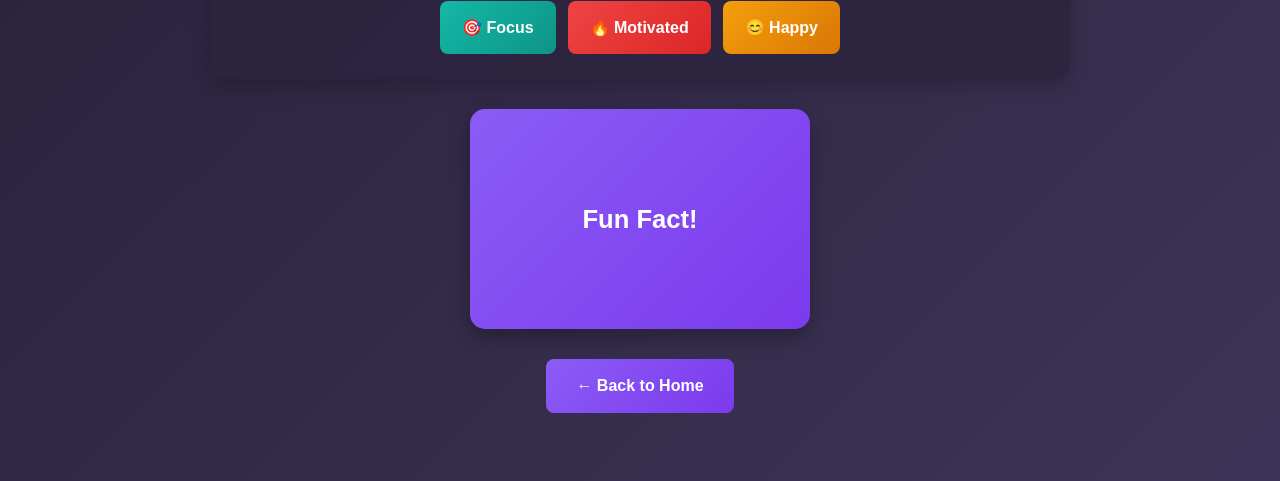
<file: relax.html>
<!DOCTYPE html>
<html lang="en">
<head>
    <meta charset="UTF-8">
    <meta name="viewport" content="width=device-width, initial-scale=1.0, maximum-scale=5.0">
    <title>Relax Music</title>
    <style>
        body { font-family:'Segoe UI',Tahoma,Geneva,Verdana,sans-serif; background:linear-gradient(135deg,#1e1b2e,#2d2440,#3d3557); color:#e9d5ff; margin:0; padding:0; }
        header { background:linear-gradient(135deg,#8b5cf6,#7c3aed); padding:clamp(1rem,4vw,2.5rem) 1rem; text-align:center; box-shadow:0 8px 20px rgba(0,0,0,0.3); }
        header h1 { color:white; font-size:clamp(1.5rem,5vw,2.5rem); font-weight:700; text-shadow:2px 2px 4px rgba(0,0,0,0.3); }
        nav { background:rgba(15,23,42,0.98); }
        .container { max-width:900px; margin:0 auto; padding:clamp(14px,3vw,40px) clamp(12px,3vw,20px); display:flex; flex-direction:column; gap:clamp(12px,2vw,20px); }
        .intro { background:rgba(45,36,64,0.95); padding:clamp(14px,3vw,25px); border-radius:15px; border-left:5px solid #a78bfa; box-shadow:0 8px 20px rgba(0,0,0,0.2); font-size:clamp(0.9rem,2.5vw,1.05rem); line-height:1.7; }
        .card { background:rgba(45,36,64,0.95); padding:clamp(14px,3vw,25px); border-radius:15px; border-left:5px solid #7c3aed; box-shadow:0 8px 20px rgba(0,0,0,0.2); transition:all 0.3s; }
        h2 { color:#c4b5fd; margin-bottom:12px; font-size:clamp(1.15rem,4vw,1.8rem); font-weight:700; }
        h3 { color:#ddd6fe; margin-top:12px; margin-bottom:6px; font-weight:600; font-size:clamp(1rem,3vw,1.2rem); }
        p  { font-size:clamp(0.9rem,2.5vw,1rem); line-height:1.7; margin-bottom:6px; }
        ul { margin-left:18px; } li { margin-bottom:7px; font-size:clamp(0.9rem,2.5vw,1rem); line-height:1.7; }
        .mood-navigation { background:rgba(45,36,64,0.95); padding:clamp(14px,3vw,25px); border-radius:15px; text-align:center; box-shadow:0 8px 20px rgba(0,0,0,0.2); }
        .mood-navigation h3 { color:#c4b5fd; margin-bottom:16px; margin-top:0; font-size:clamp(1rem,3.5vw,1.3rem); }
        .mood-buttons { display:flex; gap:12px; justify-content:center; flex-wrap:wrap; }
        .mood-btn { padding:14px 22px; border:none; border-radius:8px; text-decoration:none; font-weight:700; font-size:clamp(0.9rem,3vw,1rem); transition:transform 0.2s; display:inline-flex; align-items:center; justify-content:center; min-height:52px; color:white; }
        .mood-btn:active { transform:scale(0.97); }
        .btn-focus { background:linear-gradient(135deg,#14b8a6,#0d9488); }
.btn-motivated { background:linear-gradient(135deg,#ef4444,#dc2626); }
.btn-happy { background:linear-gradient(135deg,#f59e0b,#d97706); }
.btn-relax { background:linear-gradient(135deg,#8b5cf6,#7c3aed); }
        @media (max-width:600px) { .mood-buttons { flex-direction:column; } .mood-btn { width:100%; } }
        .flip-card-container { display:flex; justify-content:center; margin:10px 0; }
        .flip-card { background:transparent; width:clamp(240px,70vw,340px); height:clamp(150px,38vw,220px); perspective:1000px; cursor:pointer; }
        .flip-card-inner { position:relative; width:100%; height:100%; text-align:center; transition:transform 0.6s; transform-style:preserve-3d; }
        .flip-card:hover .flip-card-inner { transform:rotateY(180deg); }
        .flip-card-front,.flip-card-back { position:absolute; width:100%; height:100%; backface-visibility:hidden; border-radius:15px; display:flex; align-items:center; justify-content:center; padding:16px; box-shadow:0 8px 20px rgba(0,0,0,0.3); }
        .flip-card-front { background:linear-gradient(135deg,#8b5cf6,#7c3aed); color:white; font-size:clamp(1rem,4vw,1.6rem); font-weight:bold; }
        .flip-card-back  { background:linear-gradient(135deg,#8b5cf6,#7c3aed); color:white; transform:rotateY(180deg); font-size:clamp(0.85rem,3vw,1rem); }
        .button-container { text-align:center; padding-bottom:clamp(16px,3vw,30px); }
        .back-button { display:inline-flex; align-items:center; justify-content:center; background:linear-gradient(135deg,#8b5cf6,#7c3aed); color:white; padding:14px 30px; border-radius:8px; text-decoration:none; font-weight:700; font-size:clamp(0.9rem,3vw,1rem); min-height:52px; transition:opacity 0.2s; }
        .back-button:active { opacity:0.82; }
    
    *, *::before, *::after { margin:0; padding:0; box-sizing:border-box; -webkit-tap-highlight-color:transparent; }
    html { scroll-behavior:smooth; }
    body { line-height:1.6; min-height:100vh; min-height:100dvh; }
    img  { max-width:100%; display:block; }
    input,select,textarea { font-size:16px !important; }
    nav { position:relative; }
    .nav-toggle { display:none; width:100%; background:none; border:none; color:#cbd5e1; font-size:1rem; font-weight:600; font-family:inherit; padding:0 20px; text-align:left; cursor:pointer; align-items:center; justify-content:space-between; min-height:52px; border-bottom:1px solid rgba(255,255,255,0.07); }
    .nav-icon { font-size:1.1rem; transition:transform 0.25s; display:inline-block; }
    .nav-icon.open { transform:rotate(180deg); }
    nav ul { list-style:none; display:flex; justify-content:center; flex-wrap:wrap; padding:10px 8px; gap:4px; }
    nav li { margin:3px 4px; }
    nav a { color:#cbd5e1; text-decoration:none; font-weight:600; font-size:0.82rem; padding:8px 13px; border-radius:20px; background:rgba(255,255,255,0.05); display:block; transition:background 0.2s,color 0.2s; white-space:nowrap; }
    nav a:hover { color:#a78bfa; background:rgba(167,139,250,0.15); }
    @media (max-width:700px) {
        .nav-toggle { display:flex; }
        nav ul { display:none !important; flex-direction:column !important; padding:0 0 10px !important; gap:0 !important; flex-wrap:nowrap !important; }
        nav ul.open { display:flex !important; }
        nav li { margin:0 !important; width:100% !important; }
        nav a { border-radius:0 !important; padding:14px 22px !important; background:none !important; font-size:0.95rem !important; white-space:normal !important; border-bottom:1px solid rgba(255,255,255,0.05) !important; min-height:52px; display:flex !important; align-items:center; }
        nav a:active { background:rgba(167,139,250,0.12) !important; color:#a78bfa !important; }
    }
    @media (hover:none) and (pointer:coarse) {
        .card:hover,.section:hover,article:hover,.term-card:hover,.theory-card:hover,.song-card:hover,.process-item:hover,.genre-effects:hover,.key-point:hover,.comparison-card:hover,.intro-section:hover,.brain-section:hover,.mechanisms-section:hover,.science-box:hover,form:hover,.part2:hover,#moods > div:hover,#reflection li:hover,.question-box:hover { transform:none !important; }
        .flip-card:hover .flip-card-inner { transform:none !important; }
        .flip-card:active .flip-card-inner { transform:rotateY(180deg); }
    }

    </style>
</head>
<body>
<header><h1>Relax Music</h1></header>
<nav>
    <button class="nav-toggle" id="nav-toggle" onclick="toggleNav()" aria-expanded="false" aria-label="Open navigation">
        Menu <span class="nav-icon" id="nav-icon">&#9662;</span>
    </button>
    <ul id="nav-menu">
        <li><a href="index.html">Home</a></li>
        <li><a href="sciencebehindmusic.html">Science Behind Music</a></li>
        <li><a href="moodandfocus.html">Mood &amp; Focus</a></li>
        <li><a href="musicandemotionanalysis.html">Emotion Analysis</a></li>
        <li><a href="playlists.html">Playlists</a></li>
        <li><a href="glossary.html">Glossary</a></li>
        <li><a href="moodmatcher.html">&#127925; Mood Matcher</a></li>
        <li><a href="focustimer.html">&#9200; Focus Timer</a></li>
        <li><a href="index.html#feedback">Feedback</a></li>
    </ul>
</nav>
<div class="container">
    <section class="intro"><p>Slow and calming music helps reduce stress and anxiety by lowering heart rate and cortisol levels. It creates a peaceful environment perfect for unwinding and mental rest.</p></section>
    <div class="card"><h2>How Relaxing Music Works</h2><ul><li>Lowers heart rate and reduces cortisol (stress hormone)</li><li>Activates the limbic system related to emotions and memory</li><li>Triggers dopamine release, creating feelings of pleasure and calm</li><li>Helps process feelings and promotes emotional regulation</li></ul></div><div class="card"><h2>Best Genres for Relaxation</h2><h3>Classical Music</h3><p>Promotes calmness and reduces stress through pleasant, soothing melodies. The refined and gentle nature avoids overstimulation.</p><h3>Jazz Music</h3><p>Triggers alpha waves associated with a calm mind. Lowers cortisol leading to anxiety release.</p><h3>Indie and Folk</h3><p>Acoustic guitars and pianos create a calming nature. Consistent rhythms promote relaxation without sudden shifts.</p></div><div class="card"><h2>Tips for Relaxing</h2><ul><li><strong>Volume:</strong> Keep it low to avoid distractions and promote peace of mind</li><li><strong>Type:</strong> Calming, slow music with gentle melodies</li><li><strong>Environment:</strong> Best for unwinding after work, meditation, or before sleep</li><li><strong>Duration:</strong> Listen as long as needed, but take breaks if you feel fatigued</li></ul></div><div class="card"><h2>Why Slow Music Calms You Down</h2><p>Slow music with gentle rhythms synchronises with your body's natural rhythms, slowing your breathing and heart rate. This physiological response triggers your nervous system to shift into a relaxed state, reducing stress hormones and promoting feelings of safety and comfort.</p></div>
    <div class="mood-navigation">
        <h3>Explore Other Moods</h3>
        <div class="mood-buttons"><a href="focus.html" class="mood-btn btn-focus">&#127919; Focus</a><a href="motivated.html" class="mood-btn btn-motivated">&#128293; Motivated</a><a href="happy.html" class="mood-btn btn-happy">&#128522; Happy</a></div>
    </div>
    <div class="flip-card-container">
        <div class="flip-card" onclick="this.querySelector('.flip-card-inner').style.transform=this.querySelector('.flip-card-inner').style.transform?'':'rotateY(180deg)'">
            <div class="flip-card-inner">
                <div class="flip-card-front">Fun Fact!</div>
                <div class="flip-card-back">Relaxing music lowers your heart rate and cortisol levels, creating a peaceful state of mind!</div>
            </div>
        </div>
    </div>
    <div class="button-container"><a href="index.html" class="back-button">&#8592; Back to Home</a></div>
</div>
<script>
(function(){
    function toggleNav(){
        var m=document.getElementById('nav-menu'),i=document.getElementById('nav-icon'),b=document.getElementById('nav-toggle');
        if(!m)return;
        var open=m.classList.toggle('open');
        if(i)i.classList.toggle('open',open);
        if(b)b.setAttribute('aria-expanded',String(open));
    }
    window.toggleNav=toggleNav;
    document.addEventListener('DOMContentLoaded',function(){
        var menu=document.getElementById('nav-menu');
        if(!menu)return;
        menu.querySelectorAll('a').forEach(function(a){
            a.addEventListener('click',function(){menu.classList.remove('open');var i=document.getElementById('nav-icon');if(i)i.classList.remove('open');});
        });
    });
})();
</script>
</body>
</html>
</file>
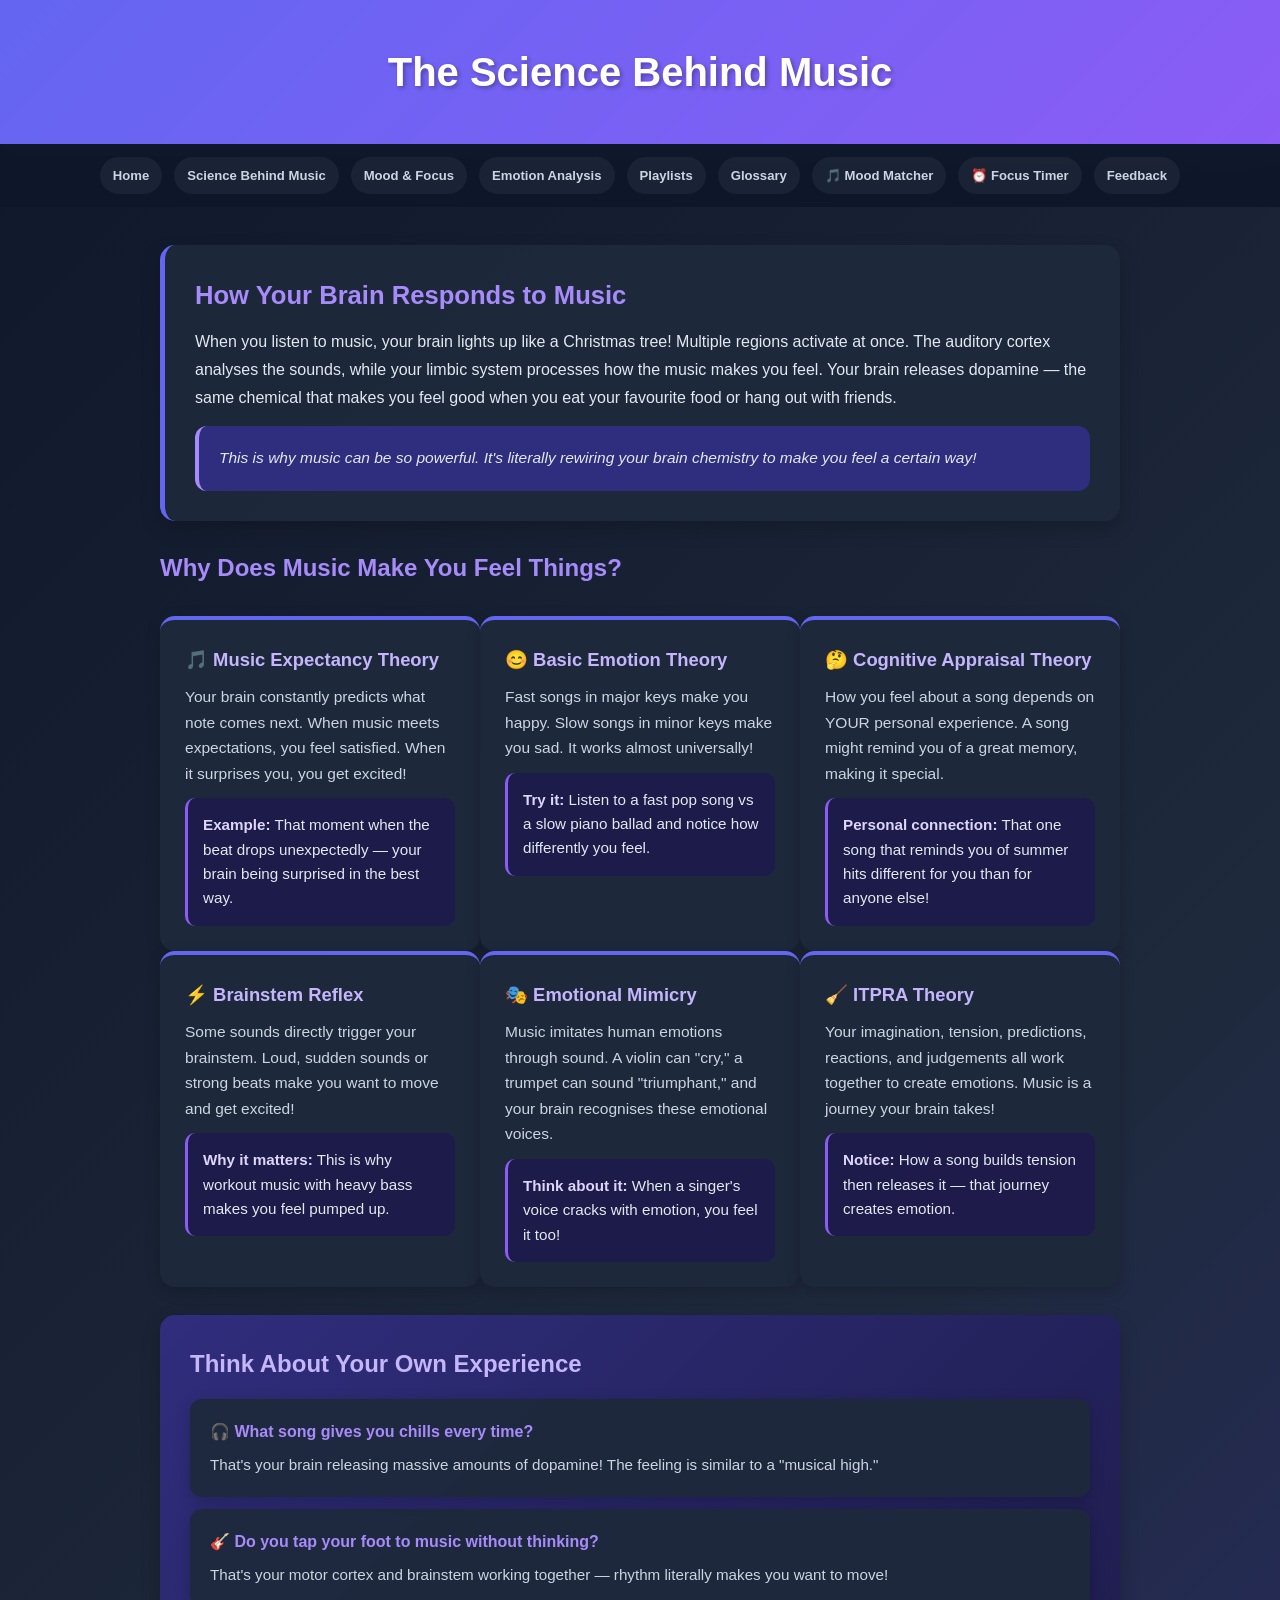
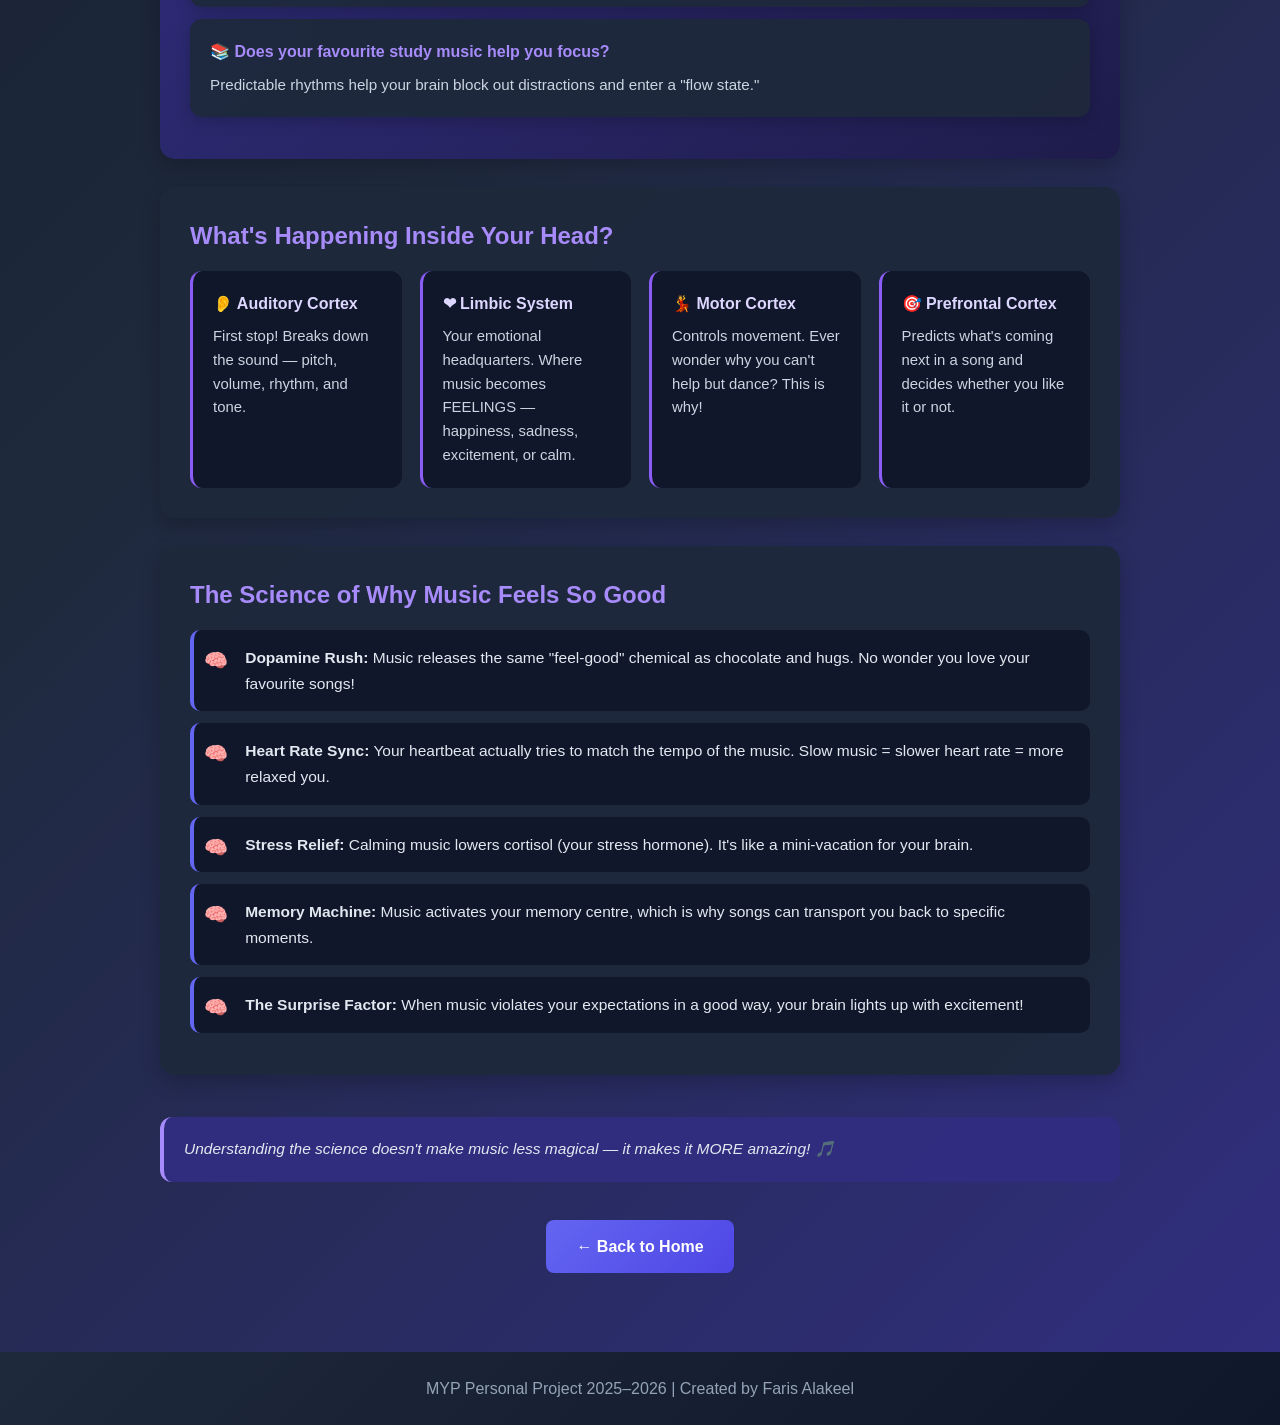
<file: sciencebehindmusic.html>
<!DOCTYPE html>
<html lang="en">
<head>
    <meta charset="UTF-8"><meta name="viewport" content="width=device-width, initial-scale=1.0, maximum-scale=5.0">
    <title>Science Behind Music</title>
    <style>
        body { font-family:'Segoe UI',Tahoma,Geneva,Verdana,sans-serif; background:linear-gradient(135deg,#0f172a,#1e293b,#312e81); color:#e2e8f0; margin:0; }
        header { background:linear-gradient(135deg,#6366f1,#8b5cf6); padding:clamp(1rem,4vw,2.5rem) 1rem; text-align:center; box-shadow:0 8px 20px rgba(99,102,241,0.3); }
        header h1 { color:white; font-size:clamp(1.4rem,5vw,2.5rem); font-weight:700; text-shadow:2px 2px 4px rgba(0,0,0,0.3); }
        nav { background:rgba(15,23,42,0.98); }
        .container { max-width:1000px; margin:0 auto; padding:clamp(14px,3vw,40px) clamp(12px,3vw,20px); display:flex; flex-direction:column; gap:clamp(16px,3vw,28px); }
        .intro-section { background:rgba(30,41,59,0.95); padding:clamp(14px,3vw,30px); border-radius:15px; border-left:5px solid #6366f1; box-shadow:0 8px 20px rgba(0,0,0,0.2); transition:all 0.3s; }
        .intro-section h2 { color:#a78bfa; margin-bottom:12px; font-size:clamp(1.1rem,4vw,1.6rem); font-weight:700; }
        .intro-section p { font-size:clamp(0.9rem,2.5vw,1rem); line-height:1.75; }
        .personal-note { background:rgba(49,46,129,0.95); padding:clamp(12px,2vw,20px); border-radius:12px; margin-top:14px; border-left:4px solid #a78bfa; font-style:italic; font-size:clamp(0.88rem,2.5vw,0.97rem); }
        .theory-grid { display:grid; grid-template-columns:repeat(auto-fit,minmax(260px,1fr)); gap:clamp(12px,2vw,22px)); }
        .theory-card { background:rgba(30,41,59,0.95); padding:clamp(14px,2vw,25px); border-radius:15px; border-top:4px solid #6366f1; transition:all 0.3s; box-shadow:0 4px 15px rgba(0,0,0,0.2); }
        .theory-card h3 { color:#c4b5fd; margin-bottom:10px; font-weight:600; font-size:clamp(0.95rem,3vw,1.15rem); }
        .theory-card p  { color:#cbd5e1; font-size:clamp(0.88rem,2.5vw,0.97rem); line-height:1.65; }
        .example-box { background:rgba(30,27,75,0.95); padding:clamp(10px,2vw,15px); border-radius:10px; margin-top:12px; border-left:3px solid #8b5cf6; font-size:clamp(0.85rem,2.5vw,0.95rem); }
        .example-box strong { color:#ddd6fe; }
        .interactive-section { background:linear-gradient(135deg,rgba(49,46,129,0.95),rgba(30,27,75,0.95)); padding:clamp(14px,3vw,30px); border-radius:15px; box-shadow:0 8px 20px rgba(0,0,0,0.2); }
        .interactive-section h2 { color:#c4b5fd; margin-bottom:16px; font-weight:700; font-size:clamp(1.1rem,4vw,1.5rem); }
        .question-box { background:rgba(30,41,59,0.95); padding:clamp(12px,2vw,20px); border-radius:12px; margin:12px 0; transition:all 0.3s; box-shadow:0 4px 15px rgba(0,0,0,0.2); }
        .question-box h4 { color:#a78bfa; margin-bottom:8px; font-weight:600; font-size:clamp(0.95rem,3vw,1rem); }
        .question-box p  { color:#cbd5e1; font-size:clamp(0.88rem,2.5vw,0.95rem); }
        .brain-section { background:rgba(30,41,59,0.95); padding:clamp(14px,3vw,30px); border-radius:15px; box-shadow:0 8px 20px rgba(0,0,0,0.2); transition:all 0.3s; }
        .brain-section h2 { color:#a78bfa; margin-bottom:16px; font-weight:700; font-size:clamp(1.1rem,4vw,1.5rem); }
        .brain-processes { display:grid; grid-template-columns:repeat(auto-fit,minmax(200px,1fr)); gap:clamp(10px,2vw,18px); margin-top:14px; }
        .process-item { background:rgba(15,23,42,0.95); padding:clamp(12px,2vw,20px); border-radius:12px; border-left:3px solid #8b5cf6; transition:all 0.3s; }
        .process-item h4 { color:#ddd6fe; margin-bottom:8px; font-weight:600; font-size:clamp(0.9rem,3vw,1rem); }
        .process-item p  { color:#cbd5e1; font-size:clamp(0.85rem,2.5vw,0.93rem); }
        .mechanisms-section { background:rgba(30,41,59,0.95); padding:clamp(14px,3vw,30px); border-radius:15px; box-shadow:0 8px 20px rgba(0,0,0,0.2); transition:all 0.3s; }
        .mechanisms-section h2 { color:#a78bfa; margin-bottom:16px; font-weight:700; font-size:clamp(1.1rem,4vw,1.5rem); }
        .mechanisms-list { list-style:none; padding:0; }
        .mechanisms-list li { background:rgba(15,23,42,0.95); padding:clamp(10px,2vw,15px) clamp(10px,2vw,20px) clamp(10px,2vw,15px) clamp(2.5rem,7vw,3.2rem); margin-bottom:12px; border-radius:10px; border-left:4px solid #6366f1; position:relative; transition:all 0.3s; font-size:clamp(0.88rem,2.5vw,0.97rem); line-height:1.65; }
        .mechanisms-list li::before { content:"\1F9E0  "; position:absolute; left:10px; font-size:1.2rem; }
        .back-button { display:inline-flex; align-items:center; justify-content:center; background:linear-gradient(135deg,#6366f1,#4f46e5); color:white; padding:14px 30px; border-radius:8px; text-decoration:none; font-weight:700; min-height:52px; font-size:clamp(0.9rem,3vw,1rem); transition:opacity 0.2s; }
        .back-button:active { opacity:0.82; }
        .button-container { text-align:center; padding-bottom:clamp(16px,3vw,30px); }
        footer { background:linear-gradient(135deg,#1e293b,#0f172a); padding:clamp(1rem,3vw,1.5rem) 1rem; text-align:center; color:#94a3b8; margin-top:10px; font-size:clamp(0.85rem,2.5vw,1rem); }
    
    *, *::before, *::after { margin:0; padding:0; box-sizing:border-box; -webkit-tap-highlight-color:transparent; }
    html { scroll-behavior:smooth; }
    body { line-height:1.6; min-height:100vh; min-height:100dvh; }
    img  { max-width:100%; display:block; }
    input,select,textarea { font-size:16px !important; }
    nav { position:relative; }
    .nav-toggle { display:none; width:100%; background:none; border:none; color:#cbd5e1; font-size:1rem; font-weight:600; font-family:inherit; padding:0 20px; text-align:left; cursor:pointer; align-items:center; justify-content:space-between; min-height:52px; border-bottom:1px solid rgba(255,255,255,0.07); }
    .nav-icon { font-size:1.1rem; transition:transform 0.25s; display:inline-block; }
    .nav-icon.open { transform:rotate(180deg); }
    nav ul { list-style:none; display:flex; justify-content:center; flex-wrap:wrap; padding:10px 8px; gap:4px; }
    nav li { margin:3px 4px; }
    nav a { color:#cbd5e1; text-decoration:none; font-weight:600; font-size:0.82rem; padding:8px 13px; border-radius:20px; background:rgba(255,255,255,0.05); display:block; transition:background 0.2s,color 0.2s; white-space:nowrap; }
    nav a:hover { color:#a78bfa; background:rgba(167,139,250,0.15); }
    @media (max-width:700px) {
        .nav-toggle { display:flex; }
        nav ul { display:none !important; flex-direction:column !important; padding:0 0 10px !important; gap:0 !important; flex-wrap:nowrap !important; }
        nav ul.open { display:flex !important; }
        nav li { margin:0 !important; width:100% !important; }
        nav a { border-radius:0 !important; padding:14px 22px !important; background:none !important; font-size:0.95rem !important; white-space:normal !important; border-bottom:1px solid rgba(255,255,255,0.05) !important; min-height:52px; display:flex !important; align-items:center; }
        nav a:active { background:rgba(167,139,250,0.12) !important; color:#a78bfa !important; }
    }
    @media (hover:none) and (pointer:coarse) {
        .card:hover,.section:hover,article:hover,.term-card:hover,.theory-card:hover,.song-card:hover,.process-item:hover,.genre-effects:hover,.key-point:hover,.comparison-card:hover,.intro-section:hover,.brain-section:hover,.mechanisms-section:hover,.science-box:hover,form:hover,.part2:hover,#moods > div:hover,#reflection li:hover,.question-box:hover { transform:none !important; }
        .flip-card:hover .flip-card-inner { transform:none !important; }
        .flip-card:active .flip-card-inner { transform:rotateY(180deg); }
    }

    </style>
</head>
<body>
<header><h1>The Science Behind Music</h1></header>
<nav>
    <button class="nav-toggle" id="nav-toggle" onclick="toggleNav()" aria-expanded="false" aria-label="Open navigation">
        Menu <span class="nav-icon" id="nav-icon">&#9662;</span>
    </button>
    <ul id="nav-menu">
        <li><a href="index.html">Home</a></li>
        <li><a href="sciencebehindmusic.html">Science Behind Music</a></li>
        <li><a href="moodandfocus.html">Mood &amp; Focus</a></li>
        <li><a href="musicandemotionanalysis.html">Emotion Analysis</a></li>
        <li><a href="playlists.html">Playlists</a></li>
        <li><a href="glossary.html">Glossary</a></li>
        <li><a href="moodmatcher.html">&#127925; Mood Matcher</a></li>
        <li><a href="focustimer.html">&#9200; Focus Timer</a></li>
        <li><a href="index.html#feedback">Feedback</a></li>
    </ul>
</nav>
<div class="container">
    <section class="intro-section">
        <h2>How Your Brain Responds to Music</h2>
        <p>When you listen to music, your brain lights up like a Christmas tree! Multiple regions activate at once. The auditory cortex analyses the sounds, while your limbic system processes how the music makes you feel. Your brain releases dopamine — the same chemical that makes you feel good when you eat your favourite food or hang out with friends.</p>
        <div class="personal-note">This is why music can be so powerful. It's literally rewiring your brain chemistry to make you feel a certain way!</div>
    </section>
    <h2 style="color:#a78bfa;font-size:clamp(1.1rem,4vw,1.5rem);">Why Does Music Make You Feel Things?</h2>
    <div class="theory-grid">
        <div class="theory-card"><h3>&#127925; Music Expectancy Theory</h3><p>Your brain constantly predicts what note comes next. When music meets expectations, you feel satisfied. When it surprises you, you get excited!</p><div class="example-box"><strong>Example:</strong> That moment when the beat drops unexpectedly — your brain being surprised in the best way.</div></div>
        <div class="theory-card"><h3>&#128522; Basic Emotion Theory</h3><p>Fast songs in major keys make you happy. Slow songs in minor keys make you sad. It works almost universally!</p><div class="example-box"><strong>Try it:</strong> Listen to a fast pop song vs a slow piano ballad and notice how differently you feel.</div></div>
        <div class="theory-card"><h3>&#129300; Cognitive Appraisal Theory</h3><p>How you feel about a song depends on YOUR personal experience. A song might remind you of a great memory, making it special.</p><div class="example-box"><strong>Personal connection:</strong> That one song that reminds you of summer hits different for you than for anyone else!</div></div>
        <div class="theory-card"><h3>&#9889; Brainstem Reflex</h3><p>Some sounds directly trigger your brainstem. Loud, sudden sounds or strong beats make you want to move and get excited!</p><div class="example-box"><strong>Why it matters:</strong> This is why workout music with heavy bass makes you feel pumped up.</div></div>
        <div class="theory-card"><h3>&#127917; Emotional Mimicry</h3><p>Music imitates human emotions through sound. A violin can "cry," a trumpet can sound "triumphant," and your brain recognises these emotional voices.</p><div class="example-box"><strong>Think about it:</strong> When a singer's voice cracks with emotion, you feel it too!</div></div>
        <div class="theory-card"><h3>&#129529; ITPRA Theory</h3><p>Your imagination, tension, predictions, reactions, and judgements all work together to create emotions. Music is a journey your brain takes!</p><div class="example-box"><strong>Notice:</strong> How a song builds tension then releases it — that journey creates emotion.</div></div>
    </div>
    <section class="interactive-section">
        <h2>Think About Your Own Experience</h2>
        <div class="question-box"><h4>&#127911; What song gives you chills every time?</h4><p>That's your brain releasing massive amounts of dopamine! The feeling is similar to a "musical high."</p></div>
        <div class="question-box"><h4>&#127928; Do you tap your foot to music without thinking?</h4><p>That's your motor cortex and brainstem working together — rhythm literally makes you want to move!</p></div>
        <div class="question-box"><h4>&#128218; Does your favourite study music help you focus?</h4><p>Predictable rhythms help your brain block out distractions and enter a "flow state."</p></div>
    </section>
    <section class="brain-section">
        <h2>What's Happening Inside Your Head?</h2>
        <div class="brain-processes">
            <div class="process-item"><h4>&#128066; Auditory Cortex</h4><p>First stop! Breaks down the sound — pitch, volume, rhythm, and tone.</p></div>
            <div class="process-item"><h4>&#10084; Limbic System</h4><p>Your emotional headquarters. Where music becomes FEELINGS — happiness, sadness, excitement, or calm.</p></div>
            <div class="process-item"><h4>&#128131; Motor Cortex</h4><p>Controls movement. Ever wonder why you can't help but dance? This is why!</p></div>
            <div class="process-item"><h4>&#127919; Prefrontal Cortex</h4><p>Predicts what's coming next in a song and decides whether you like it or not.</p></div>
        </div>
    </section>
    <section class="mechanisms-section">
        <h2>The Science of Why Music Feels So Good</h2>
        <ul class="mechanisms-list">
            <li><strong>Dopamine Rush:</strong> Music releases the same "feel-good" chemical as chocolate and hugs. No wonder you love your favourite songs!</li>
            <li><strong>Heart Rate Sync:</strong> Your heartbeat actually tries to match the tempo of the music. Slow music = slower heart rate = more relaxed you.</li>
            <li><strong>Stress Relief:</strong> Calming music lowers cortisol (your stress hormone). It's like a mini-vacation for your brain.</li>
            <li><strong>Memory Machine:</strong> Music activates your memory centre, which is why songs can transport you back to specific moments.</li>
            <li><strong>The Surprise Factor:</strong> When music violates your expectations in a good way, your brain lights up with excitement!</li>
        </ul>
    </section>
    <div class="personal-note" style="margin-bottom:10px;">Understanding the science doesn't make music less magical — it makes it MORE amazing! &#127925;</div>
    <div class="button-container"><a href="index.html" class="back-button">&#8592; Back to Home</a></div>
</div>
<footer><p>MYP Personal Project 2025&#8211;2026 | Created by Faris Alakeel</p></footer>
<script>
(function(){
    function toggleNav(){
        var m=document.getElementById('nav-menu'),i=document.getElementById('nav-icon'),b=document.getElementById('nav-toggle');
        if(!m)return;
        var open=m.classList.toggle('open');
        if(i)i.classList.toggle('open',open);
        if(b)b.setAttribute('aria-expanded',String(open));
    }
    window.toggleNav=toggleNav;
    document.addEventListener('DOMContentLoaded',function(){
        var menu=document.getElementById('nav-menu');
        if(!menu)return;
        menu.querySelectorAll('a').forEach(function(a){
            a.addEventListener('click',function(){menu.classList.remove('open');var i=document.getElementById('nav-icon');if(i)i.classList.remove('open');});
        });
    });
})();
</script>
</body>
</html>
</file>
